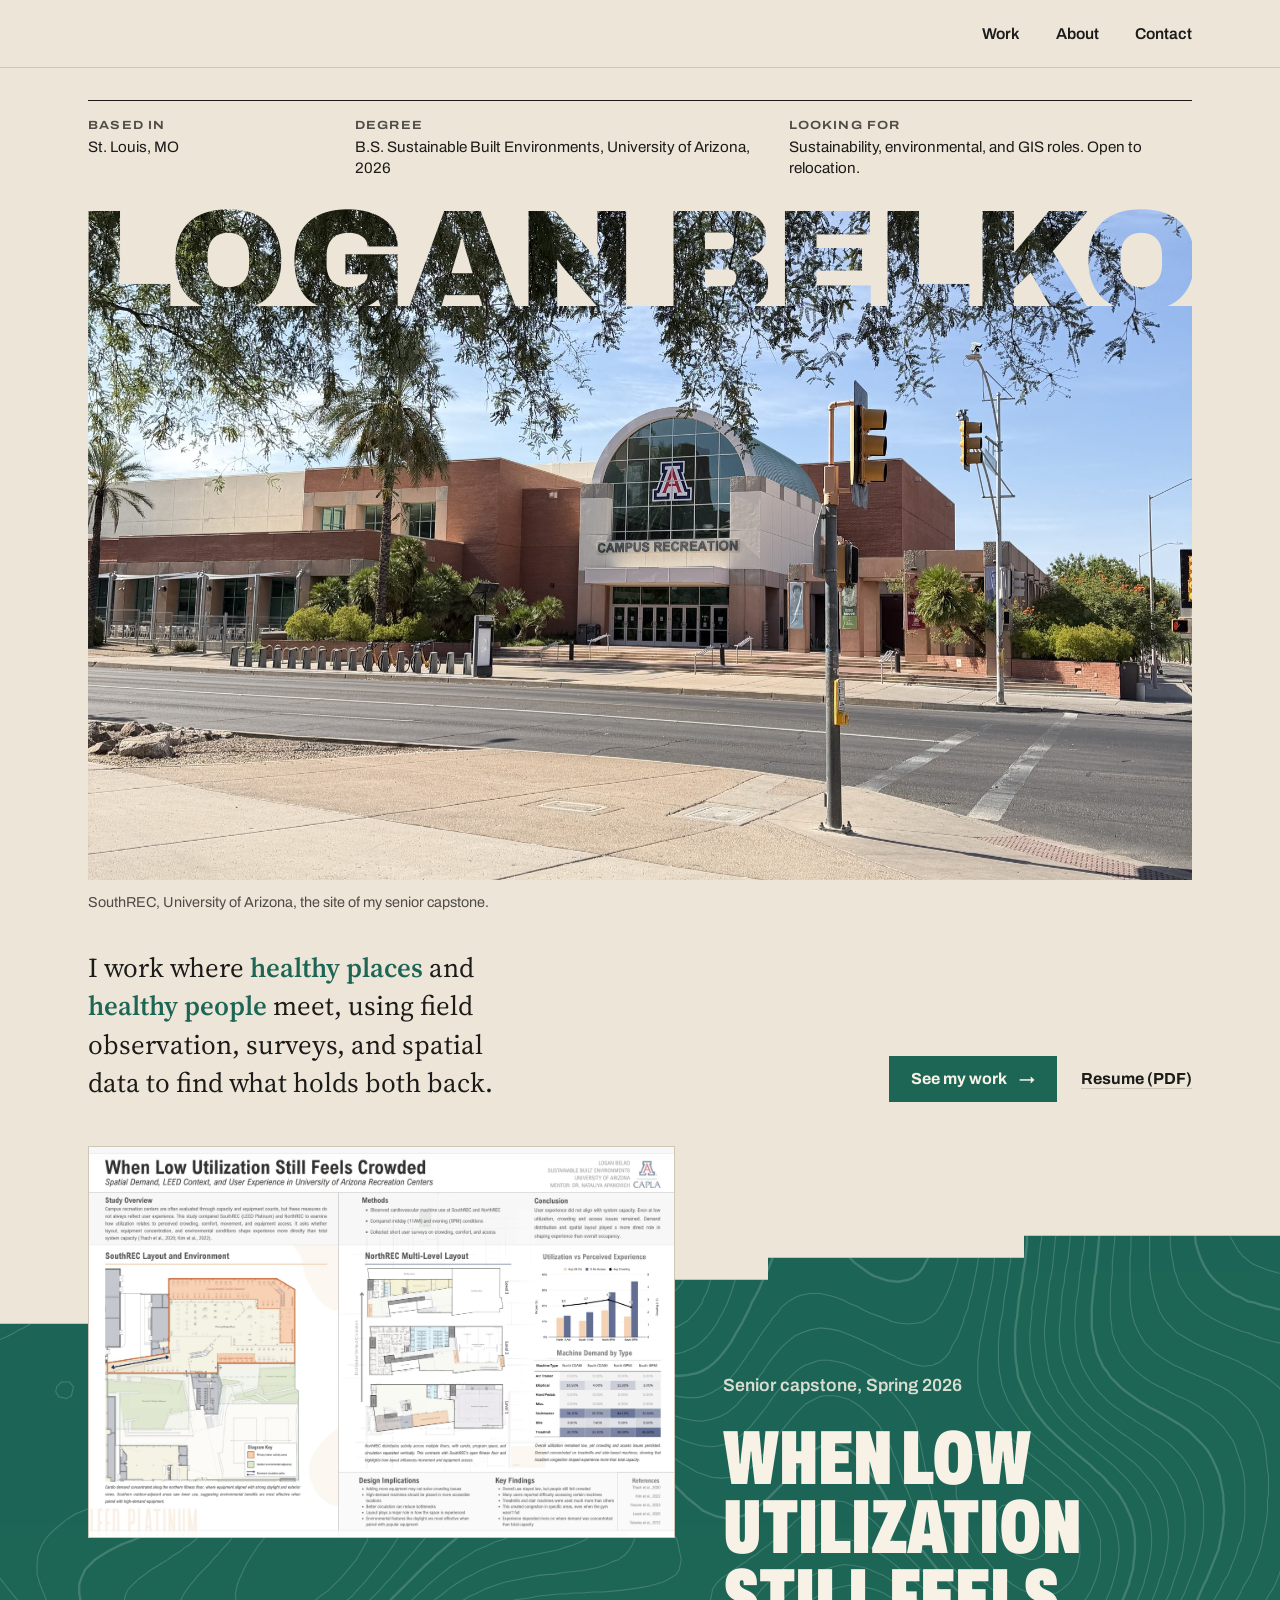
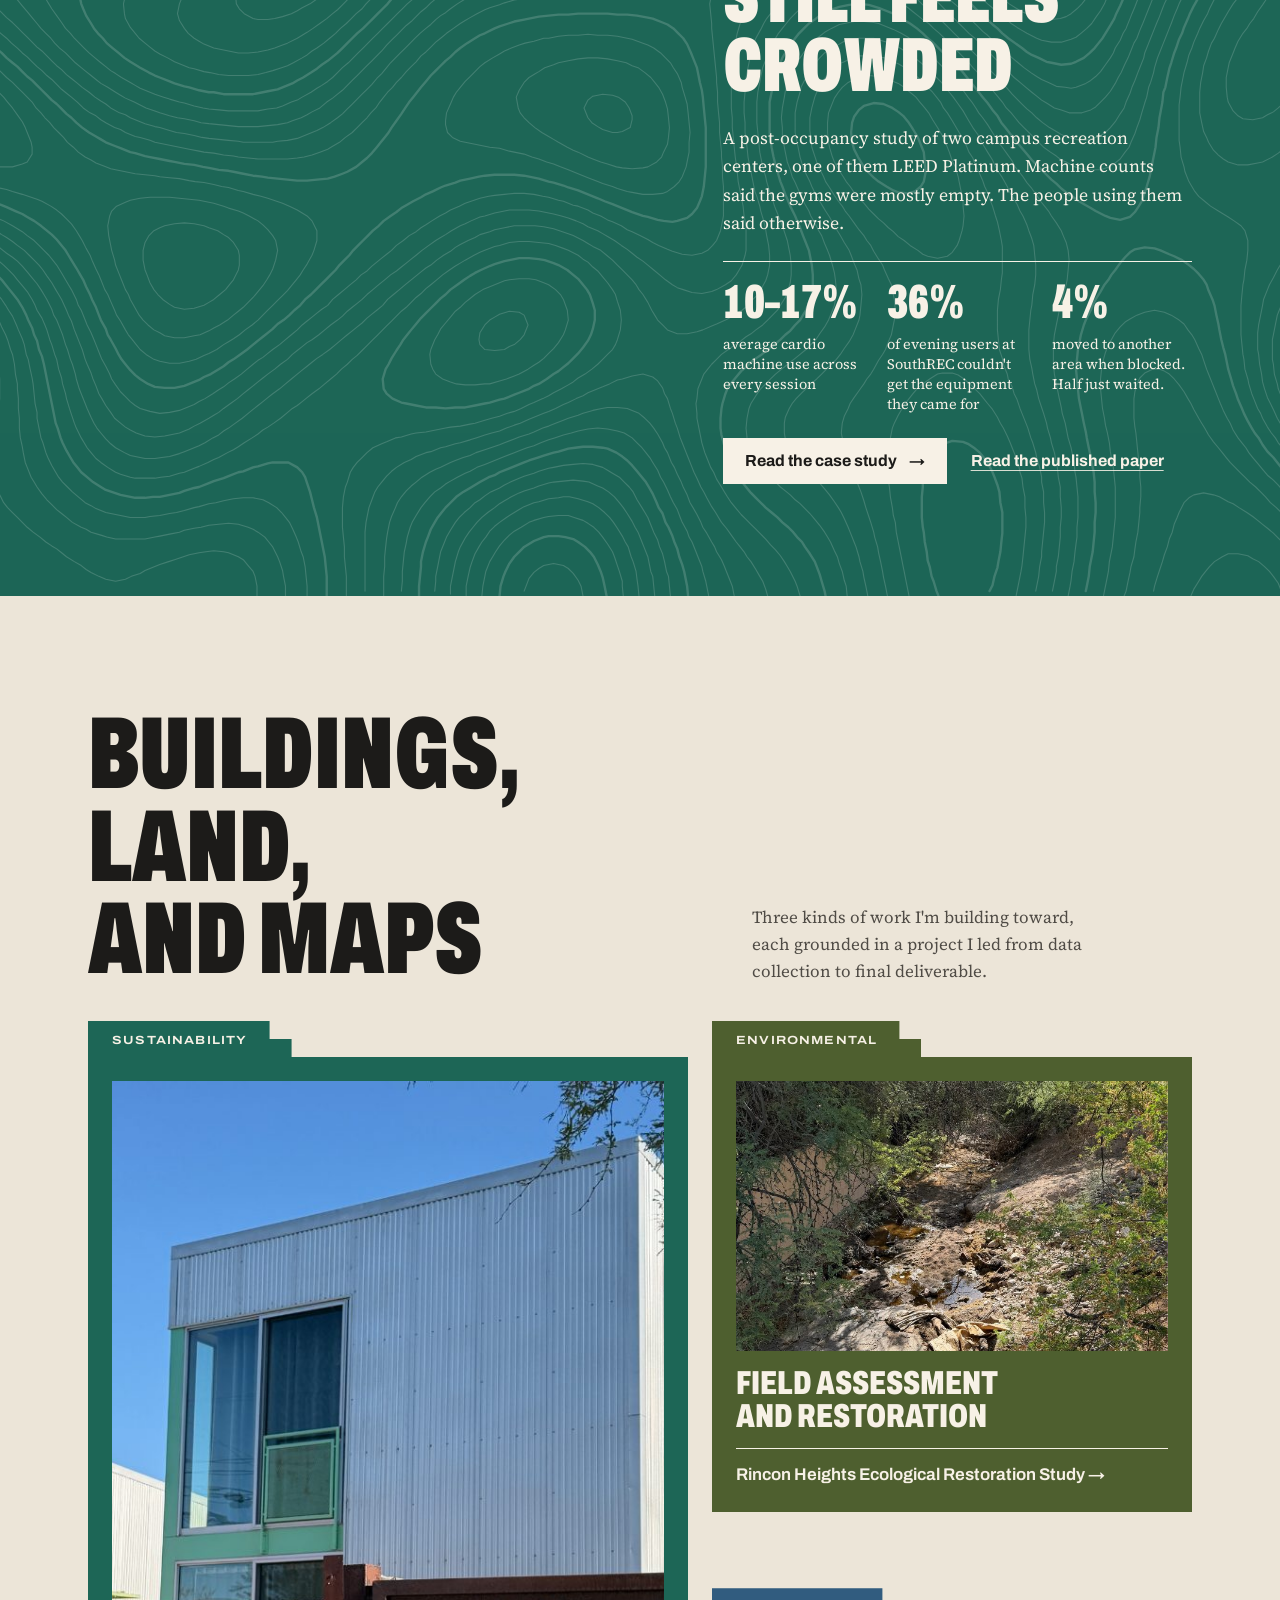
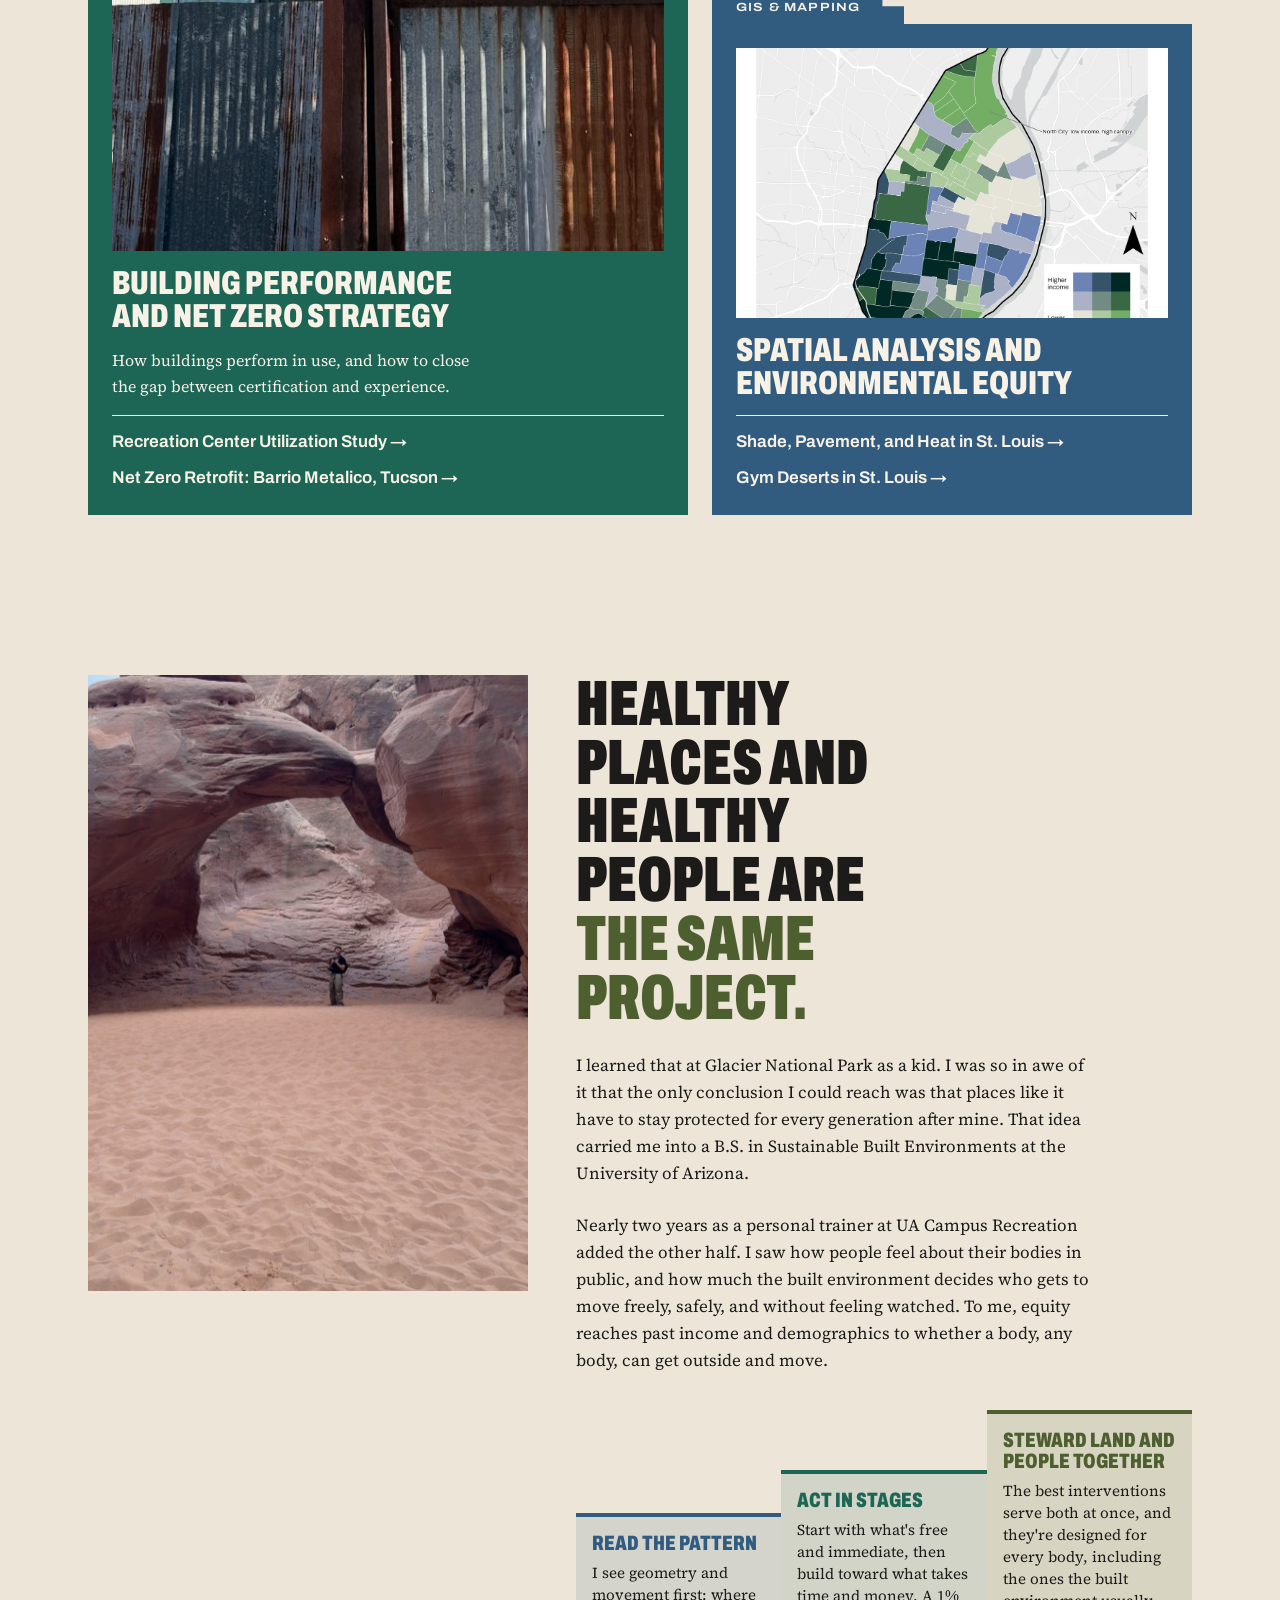
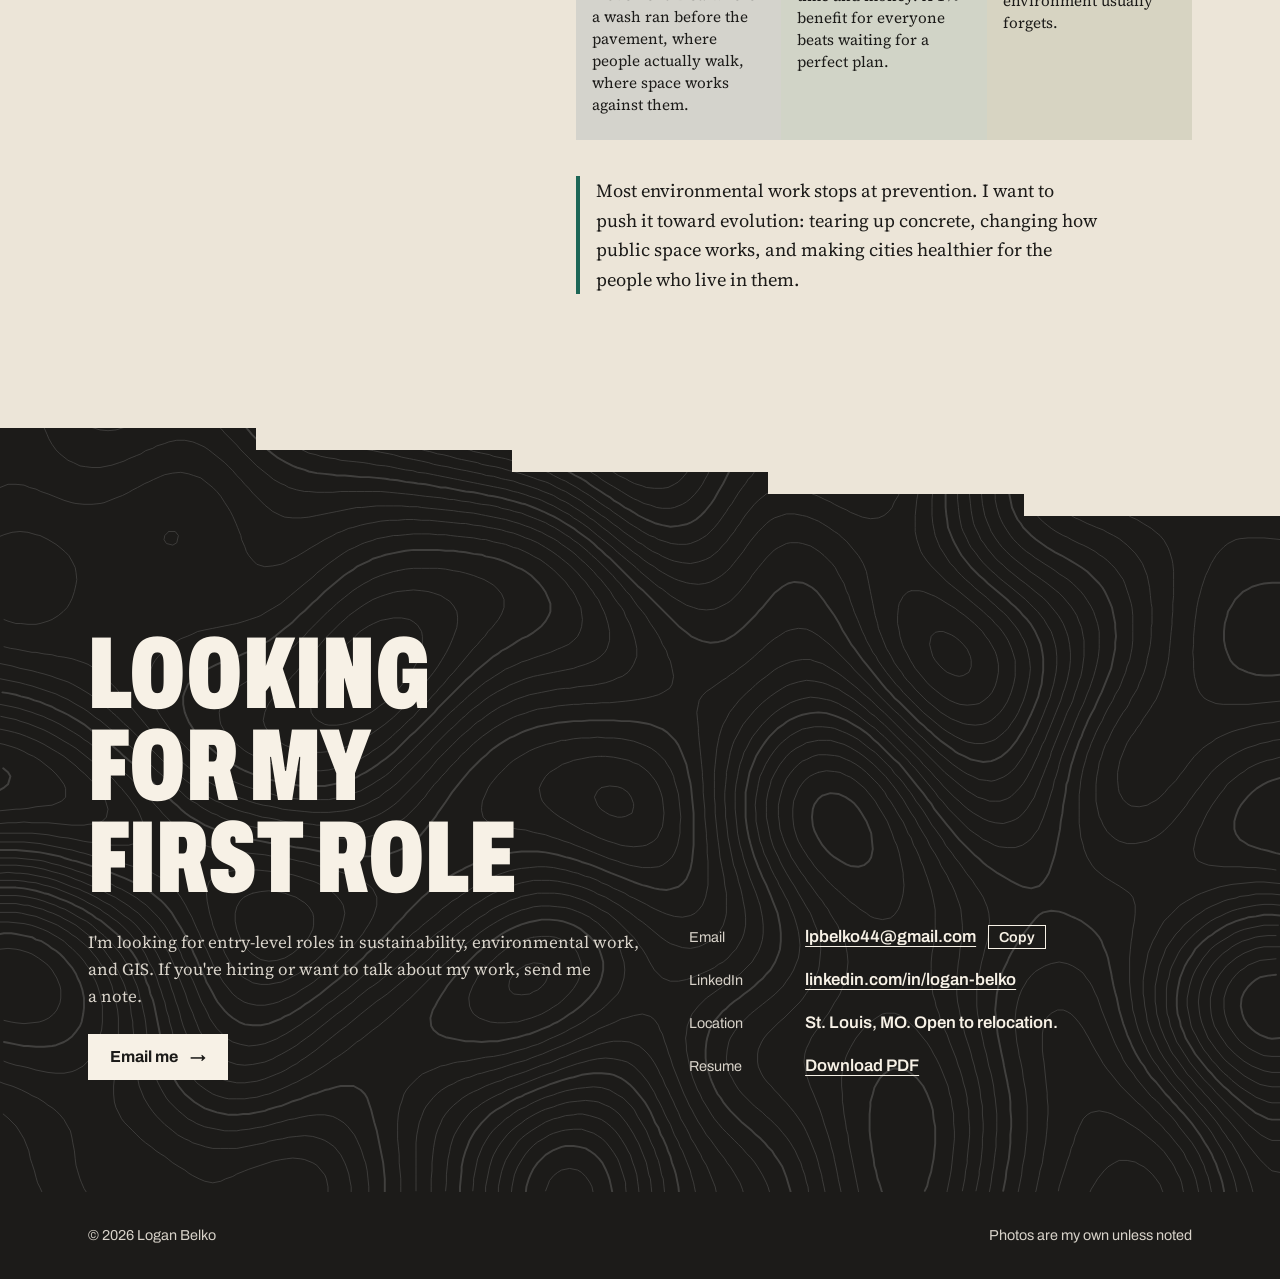
<file: index.html>
<!doctype html>
<html lang="en">
<head>
<meta charset="utf-8">
<meta name="viewport" content="width=device-width, initial-scale=1, viewport-fit=cover">
<title>Logan Belko</title>
<meta name="description" content="Logan Belko: sustainability, environmental, and GIS work grounded in field observation and real-world data.">
  <meta property="og:type" content="website">
  <meta property="og:site_name" content="Logan Belko">
  <meta property="og:title" content="Logan Belko · Sustainability, environmental, and GIS portfolio">
  <meta property="og:description" content="Logan Belko: sustainability, environmental, and GIS work grounded in field observation and real-world data.">
  <meta property="og:url" content="https://loganbelko.github.io/Logan-Belko-Portfolio/">
  <meta property="og:image" content="https://loganbelko.github.io/Logan-Belko-Portfolio/assets/img/og/index.jpg">
  <meta property="og:image:width" content="1200">
  <meta property="og:image:height" content="630">
  <meta property="og:image:alt" content="Logan Belko · Sustainability, environmental, and GIS portfolio">
  <meta name="twitter:card" content="summary_large_image">
<link rel="preconnect" href="https://fonts.googleapis.com">
<link rel="preconnect" href="https://fonts.gstatic.com" crossorigin>
<link rel="stylesheet" href="https://fonts.googleapis.com/css2?family=Archivo:wdth,wght@62..125,400..900&family=Source+Serif+4:ital,opsz,wght@0,8..60,400..600;1,8..60,400&display=swap">
<link rel="stylesheet" href="assets/site.css?v=12">
</head>
<body>

<nav class="nav at-top" aria-label="Main">
  <div class="wrap">
    <a class="name" href="#top">Logan Belko</a>
    <ul>
      <li><a href="work.html">Work</a></li>
      <li><a href="#about">About</a></li>
      <li><a href="#contact">Contact</a></li>
    </ul>
  </div>
</nav>

<main id="top">
  <header class="hero">
    <div class="wrap">
      <dl class="tblock">
        <div><dt>Based in</dt><dd>St. Louis, MO</dd></div>
        <div><dt>Degree</dt><dd>B.S. Sustainable Built Environments, University of Arizona, 2026</dd></div>
        <div><dt>Looking for</dt><dd>Sustainability, environmental, and GIS roles. Open to relocation.</dd></div>
      </dl>

      <figure class="stage">
        <h1 class="vh">Logan Belko</h1>
        <svg class="hero-svg" viewBox="0 0 1318 808" role="img" aria-label="Logan Belko, with the letters cut out of a photo of SouthREC at the University of Arizona">
          <defs>
            <pattern id="hero-photo" patternUnits="userSpaceOnUse" x="0" y="0" width="1318" height="808">
              <image href="assets/img/southrec-hero.jpg" x="0" y="0" width="1318" height="808" preserveAspectRatio="xMidYMid slice"></image>
            </pattern>
          </defs>
          <rect x="0" y="0" width="1318" height="808" fill="url(#hero-photo)"></rect>
          <rect class="paper" x="-2" y="-2" width="1322" height="117" shape-rendering="crispEdges"></rect>
          <text x="-3" y="119" font-size="178" textLength="1330" lengthAdjust="spacingAndGlyphs" fill="url(#hero-photo)">LOGAN BELKO</text>
        </svg>
        <figcaption>SouthREC, University of Arizona, the site of my senior capstone.</figcaption>
      </figure>

      <div class="hero-foot">
        <p class="lede">I work where <b>healthy places</b> and <b>healthy people</b> meet, using field observation, surveys, and spatial data to find what holds both back.</p>
        <div class="actions">
          <a class="btn" href="work.html">See my work <span class="arr" aria-hidden="true">→</span></a>
          <a class="btn ghost" href="assets/docs/belko-resume.pdf" target="_blank" rel="noopener">Resume (PDF)</a>
        </div>
      </div>
    </div>
  </header>

  <section class="feat field pine" id="work" aria-labelledby="feat-h">
    <div class="wrap">
      <figure>
        <a href="capstone.html"><img src="assets/img/capstone-poster.jpg" width="2800" height="1867" alt="Capstone research poster titled When Low Utilization Still Feels Crowded, with annotated floor plans of SouthREC and NorthREC and a utilization chart."></a>
      </figure>
      <div class="copy">
        <p class="eyebrow">Senior capstone, Spring 2026</p>
        <h2 id="feat-h">When low utilization still feels crowded</h2>
        <p>A post-occupancy study of two campus recreation centers, one of them LEED Platinum. Machine counts said the gyms were mostly empty. The people using them said otherwise.</p>
        <div class="stats">
          <div class="stat"><b>10–17%</b><span>average cardio machine use across every session</span></div>
          <div class="stat"><b>36%</b><span>of evening users at SouthREC couldn't get the equipment they came for</span></div>
          <div class="stat"><b>4%</b><span>moved to another area when blocked. Half just waited.</span></div>
        </div>
        <div class="actions"><a class="btn" href="capstone.html">Read the case study <span class="arr" aria-hidden="true">→</span></a><a class="btn ghost" href="https://repository.arizona.edu/items/dd9e763f-9bd4-4ec1-b362-192975fb0008" target="_blank" rel="noopener">Read the published paper</a></div>
      </div>
    </div>
  </section>

  <section class="areas" aria-labelledby="areas-h">
    <div class="wrap">
      <div class="head">
        <h2 id="areas-h" class="mega">Buildings, land, and maps</h2>
        <p>Three kinds of work I'm building toward, each grounded in a project I led from data collection to final deliverable.</p>
      </div>
      <div class="plots">
        <article class="plot sust pine">
          <div class="tab lbl">Sustainability</div>
          <div class="img"><img src="assets/img/barrio-metalico.jpg" width="799" height="816" alt="Corrugated metal facade of a Barrio Metalico housing unit in Tucson, behind a rusted metal fence."></div>
          <h3>Building performance and Net Zero strategy</h3>
          <p class="desc">How buildings perform in use, and how to close the gap between certification and experience.</p>
          <ul>
            <li><a href="capstone.html">Recreation Center Utilization Study</a></li>
            <li><a href="barrio.html">Net Zero Retrofit: Barrio Metalico, Tucson</a></li>
          </ul>
        </article>
        <article class="plot env moss">
          <div class="tab lbl">Environmental</div>
          <div class="img"><img src="assets/img/rincon-wash.jpg" width="720" height="864" alt="Dry urban wash in Tucson lined with mesquite and dense brush."></div>
          <h3>Field assessment and restoration</h3>
          <ul>
            <li><a href="rincon.html">Rincon Heights Ecological Restoration Study</a></li>
          </ul>
        </article>
        <article class="plot gis harbor">
          <div class="tab lbl">GIS &amp; Mapping</div>
          <div class="img"><img src="assets/img/stl-map-bivariate.jpg" width="1200" height="1553" style="object-position: center 55%" alt="Bivariate map of income and tree canopy across St. Louis census tracts."></div>
          <h3>Spatial analysis and environmental equity</h3>
          <ul>
            <li><a href="stl-gis.html">Shade, Pavement, and Heat in St. Louis</a></li>
            <li><a href="gym-desert.html">Gym Deserts in St. Louis</a></li>
          </ul>
        </article>
      </div>
    </div>
  </section>

  <section class="about" id="about" aria-labelledby="about-h">
    <div class="wrap grid">
      <figure>
        <img src="assets/img/logan-arches.jpg" width="900" height="1581" alt="Logan Belko standing beneath a red sandstone arch on a sandy trail.">
      </figure>
      <div class="copy">
        <h2 id="about-h">Healthy places and healthy people are <em>the same project.</em></h2>
        <p>I learned that at Glacier National Park as a kid. I was so in awe of it that the only conclusion I could reach was that places like it have to stay protected for every generation after mine. That idea carried me into a B.S. in Sustainable Built Environments at the University of Arizona.</p>
        <p>Nearly two years as a personal trainer at UA Campus Recreation added the other half. I saw how people feel about their bodies in public, and how much the built environment decides who gets to move freely, safely, and without feeling watched. To me, equity reaches past income and demographics to whether a body, any body, can get outside and move.</p>
        <div class="stair" aria-label="How I work">
          <div class="st"><b>Read the pattern</b><span>I see geometry and movement first: where a wash ran before the pavement, where people actually walk, where space works against them.</span></div>
          <div class="st"><b>Act in stages</b><span>Start with what's free and immediate, then build toward what takes time and money. A 1% benefit for everyone beats waiting for a perfect plan.</span></div>
          <div class="st"><b>Steward land and people together</b><span>The best interventions serve both at once, and they're designed for every body, including the ones the built environment usually forgets.</span></div>
        </div>
        <p class="closer">Most environmental work stops at prevention. I want to push it toward evolution: tearing up concrete, changing how public space works, and making cities healthier for the people who live in them.</p>
      </div>
    </div>
  </section>

  <section class="contact field ink down" id="contact" aria-labelledby="contact-h">
    <div class="wrap">
      <div class="intro">
        <h2 id="contact-h" class="mega">Looking for my first role</h2>
        <p>I'm looking for entry-level roles in sustainability, environmental work, and GIS. If you're hiring or want to talk about my work, send me a note.</p>
        <div class="actions"><a class="btn" href="mailto:lpbelko44@gmail.com">Email me <span class="arr" aria-hidden="true">→</span></a></div>
      </div>
      <dl>
        <div><dt>Email</dt><dd><a href="mailto:lpbelko44@gmail.com" id="email">lpbelko44@gmail.com</a><button class="copy-btn" type="button" id="copy-email" data-copy="lpbelko44@gmail.com">Copy</button></dd></div>
        <div><dt>LinkedIn</dt><dd><a href="https://www.linkedin.com/in/logan-belko" target="_blank" rel="noopener">linkedin.com/in/logan-belko</a></dd></div>
        <div><dt>Location</dt><dd>St. Louis, MO. Open to relocation.</dd></div>
        <div><dt>Resume</dt><dd><a href="assets/docs/belko-resume.pdf" target="_blank" rel="noopener">Download PDF</a></dd></div>
      </dl>
    </div>
  </section>
</main>

<footer><div class="wrap"><span>© 2026 Logan Belko</span><span>Photos are my own unless noted</span></div></footer>

<script>
document.querySelectorAll('.copy-btn').forEach(function (b) {
  b.addEventListener('click', function () {
    var t = b.getAttribute('data-copy');
    var done = function () { b.textContent = 'Copied'; setTimeout(function () { b.textContent = 'Copy'; }, 1600); };
    function selectText() { var r = document.createRange(); r.selectNodeContents(document.getElementById('email')); var s = getSelection(); s.removeAllRanges(); s.addRange(r); }
    try { navigator.clipboard.writeText(t).then(done, selectText); } catch (e) { selectText(); }
  });
});
(function () {
  var nav = document.querySelector('.nav'), stage = document.querySelector('.stage');
  if (!('IntersectionObserver' in window)) { nav.classList.remove('at-top'); return; }
  new IntersectionObserver(function (e) { nav.classList.toggle('at-top', e[0].isIntersecting); }, { rootMargin: '-60px 0px 0px 0px' }).observe(stage);
})();
(function () {
  var svg = document.querySelector('.hero-svg');
  if (!svg || !document.fonts) return;
  var t = svg.querySelector('text'), paper = svg.querySelector('.paper'), W = 1318;
  function fit() {
    var ctx = document.createElement('canvas').getContext('2d');
    ctx.font = '900 100px Archivo';
    var m = ctx.measureText(t.textContent);
    if (!m.actualBoundingBoxAscent) return;
    var left = -m.actualBoundingBoxLeft, right = m.actualBoundingBoxRight, asc = m.actualBoundingBoxAscent;
    var k = W / (right - left);
    t.removeAttribute('textLength'); t.removeAttribute('lengthAdjust');
    t.setAttribute('font-size', (100 * k).toFixed(3));
    t.setAttribute('x', (-left * k).toFixed(3));
    var base = asc * k + 6; // a little paper above the letters so round tops aren't clipped by the frame edge
    t.setAttribute('y', base.toFixed(3));
    paper.setAttribute('height', (base - 1.5).toFixed(3)); // paper ends just above the baseline, so letters sink into the photo with no seam
  }
  document.fonts.load('900 100px Archivo').then(fit, fit);
  window.addEventListener('load', fit);
})();
</script>
</body>
</html>
</file>
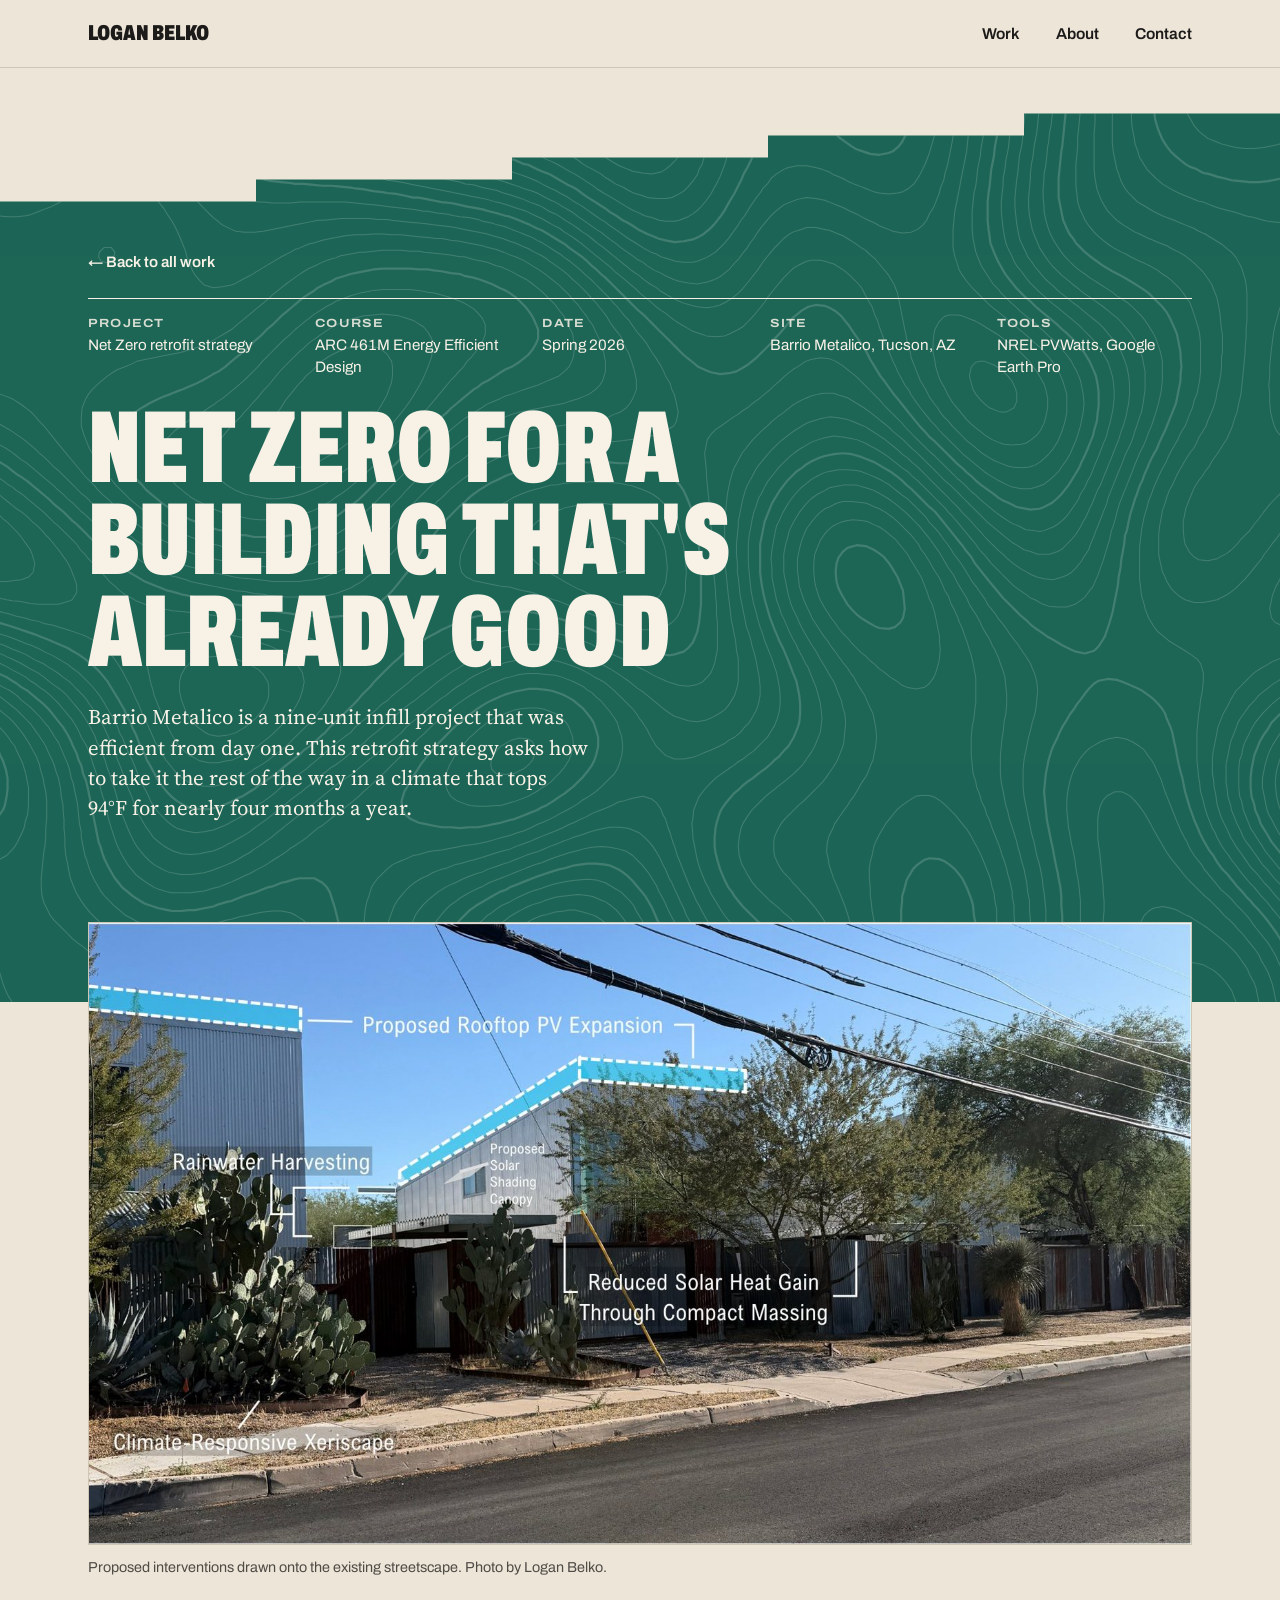
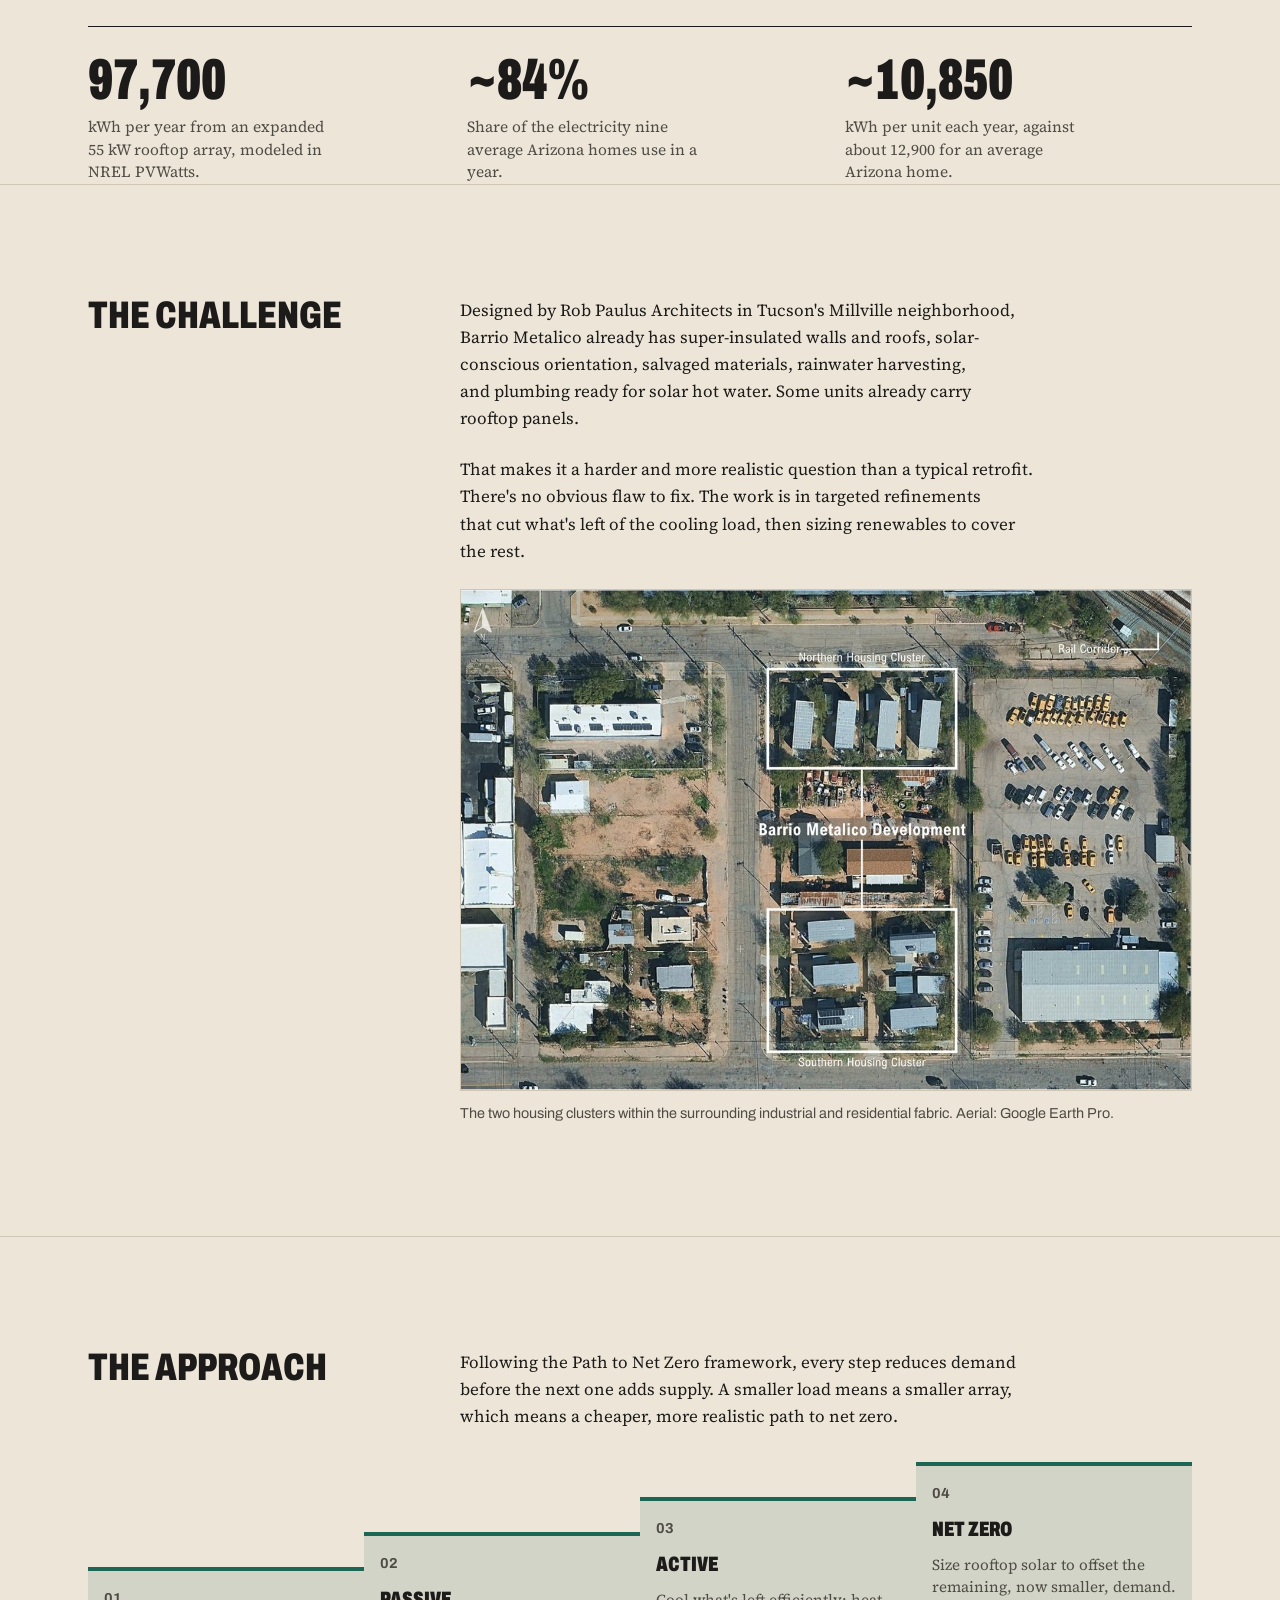
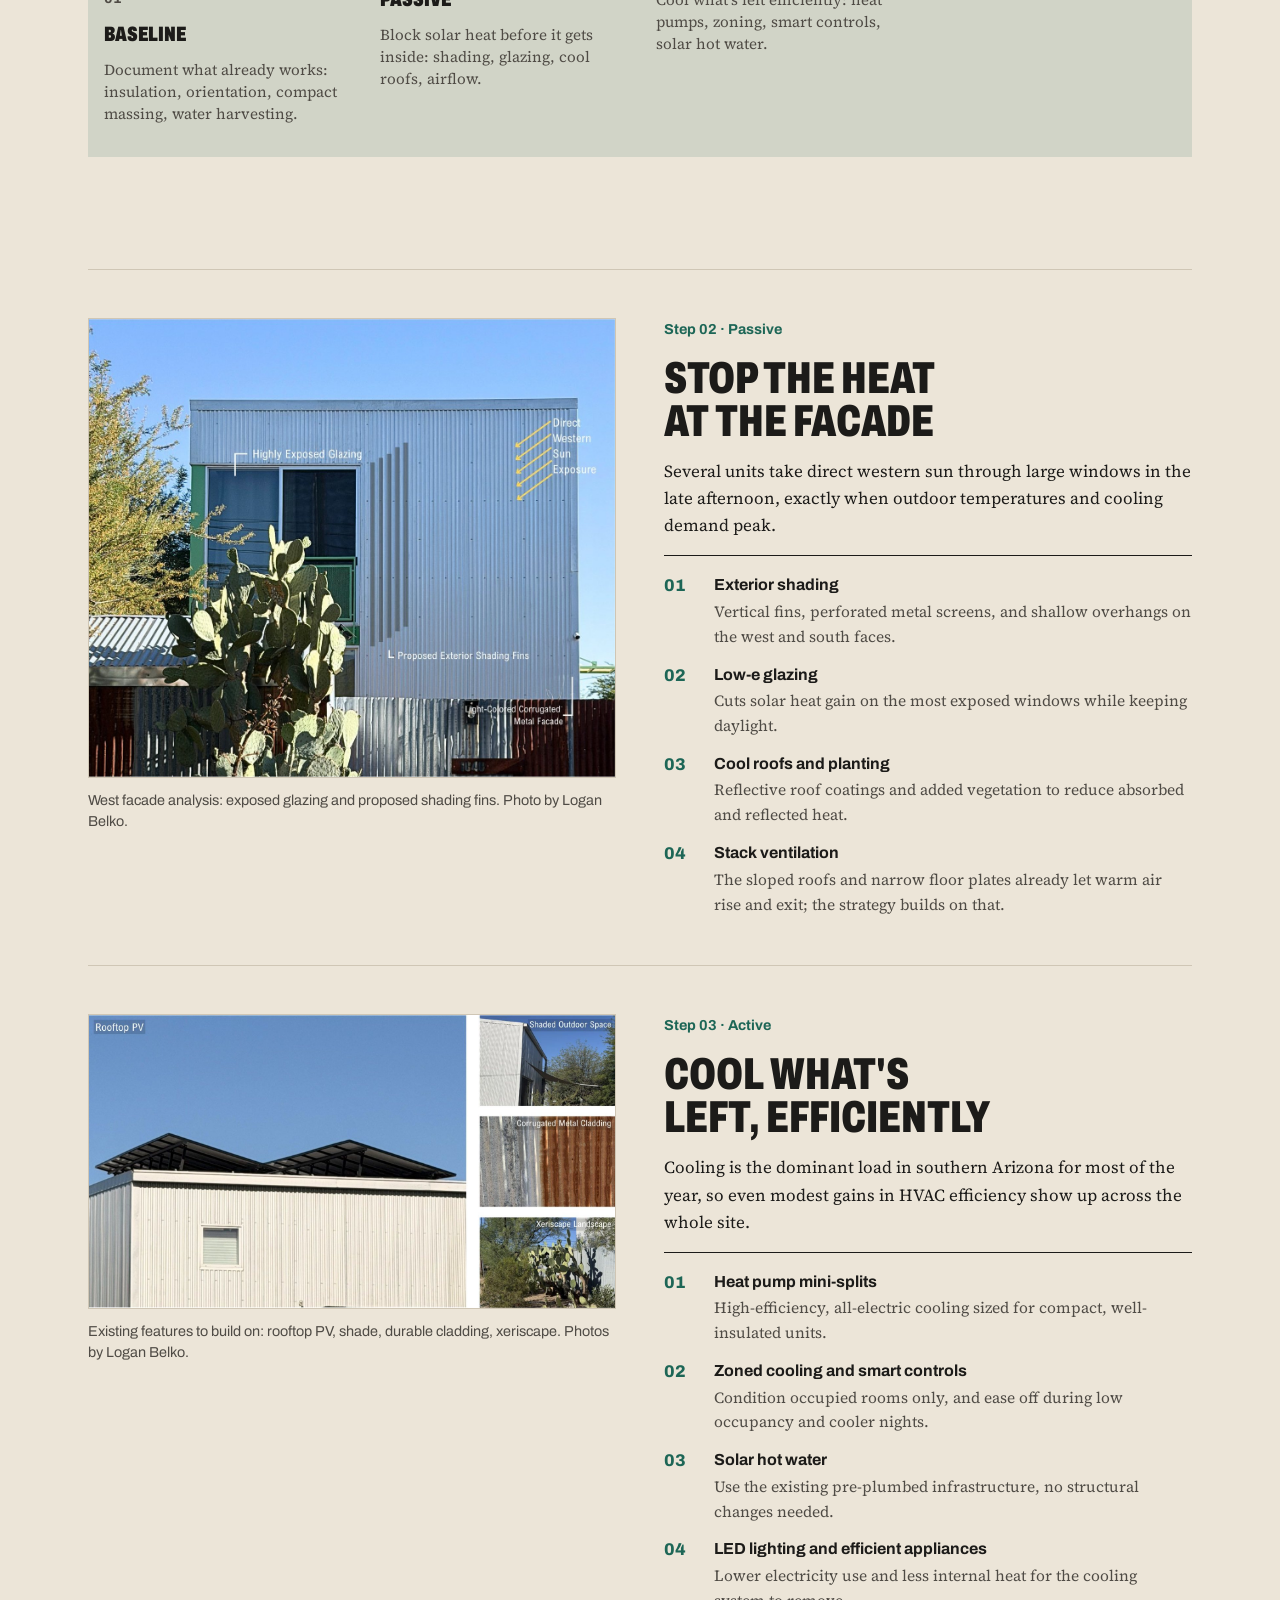
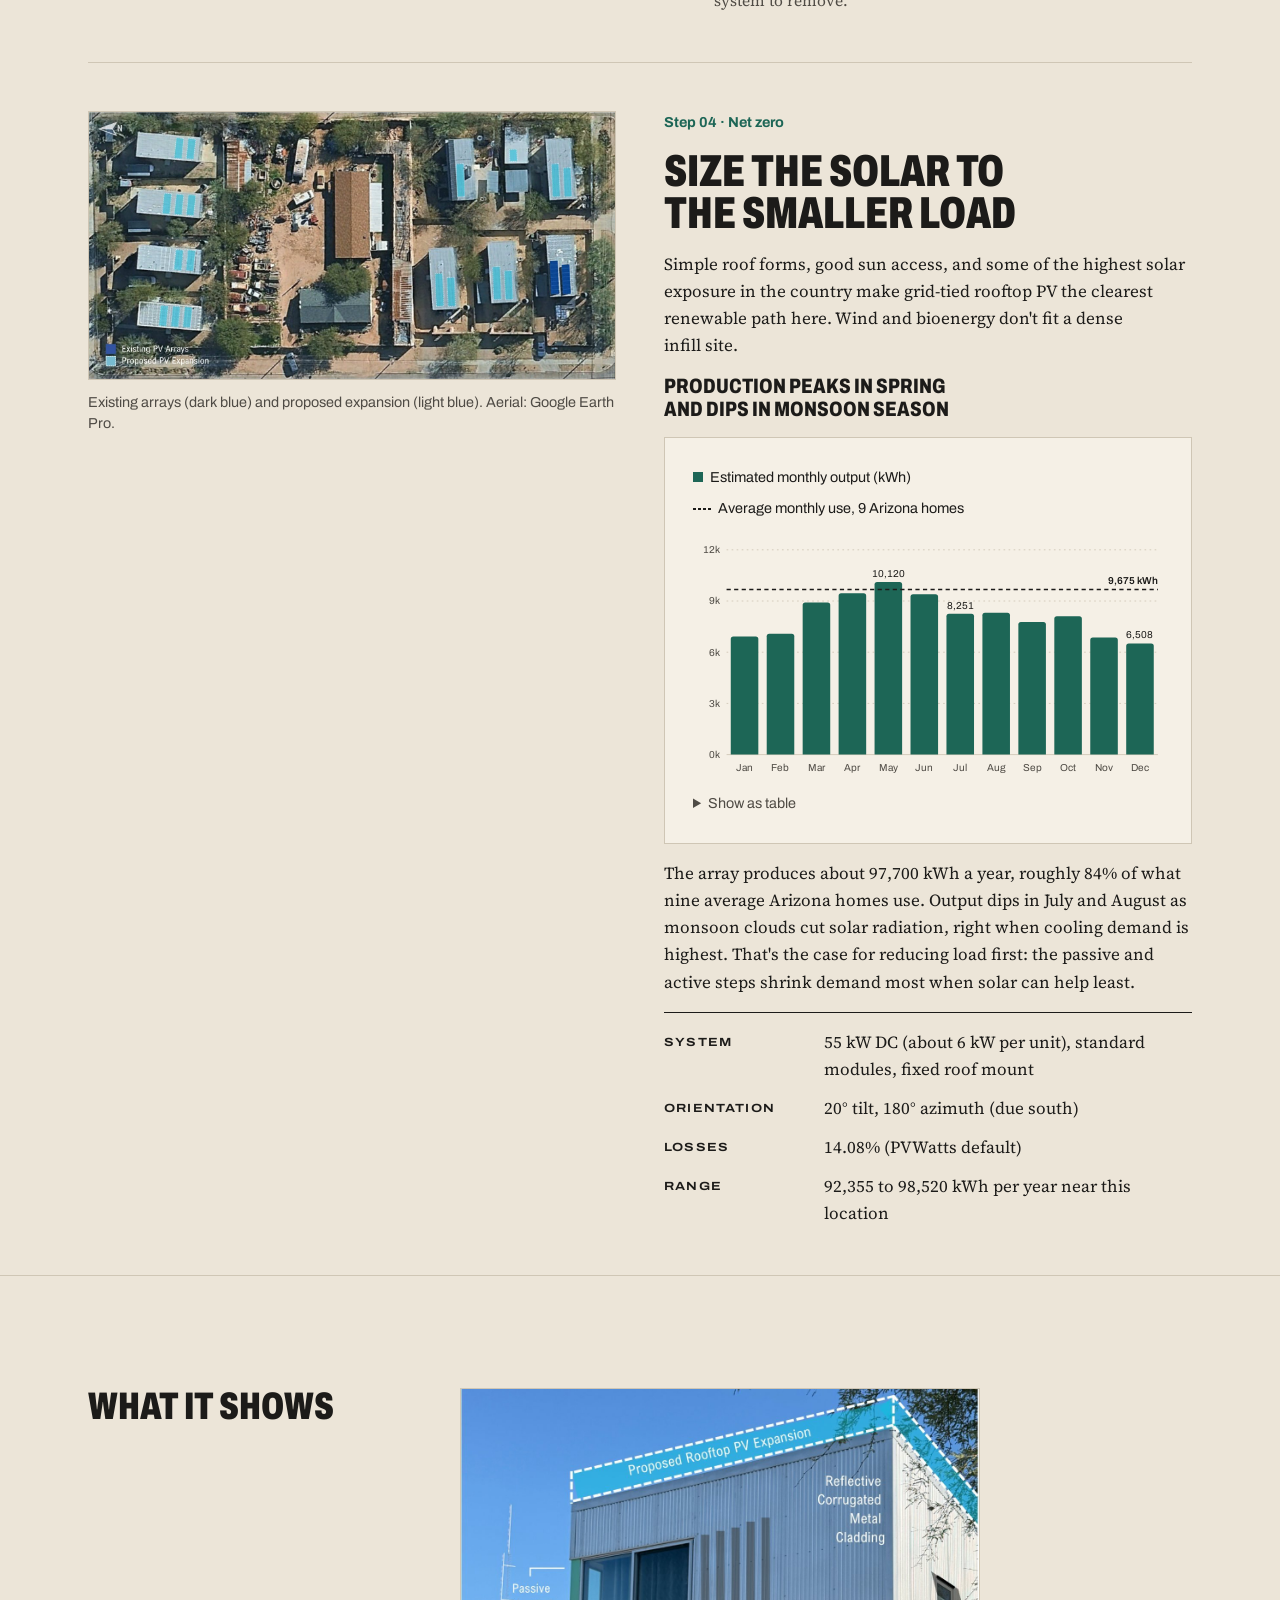
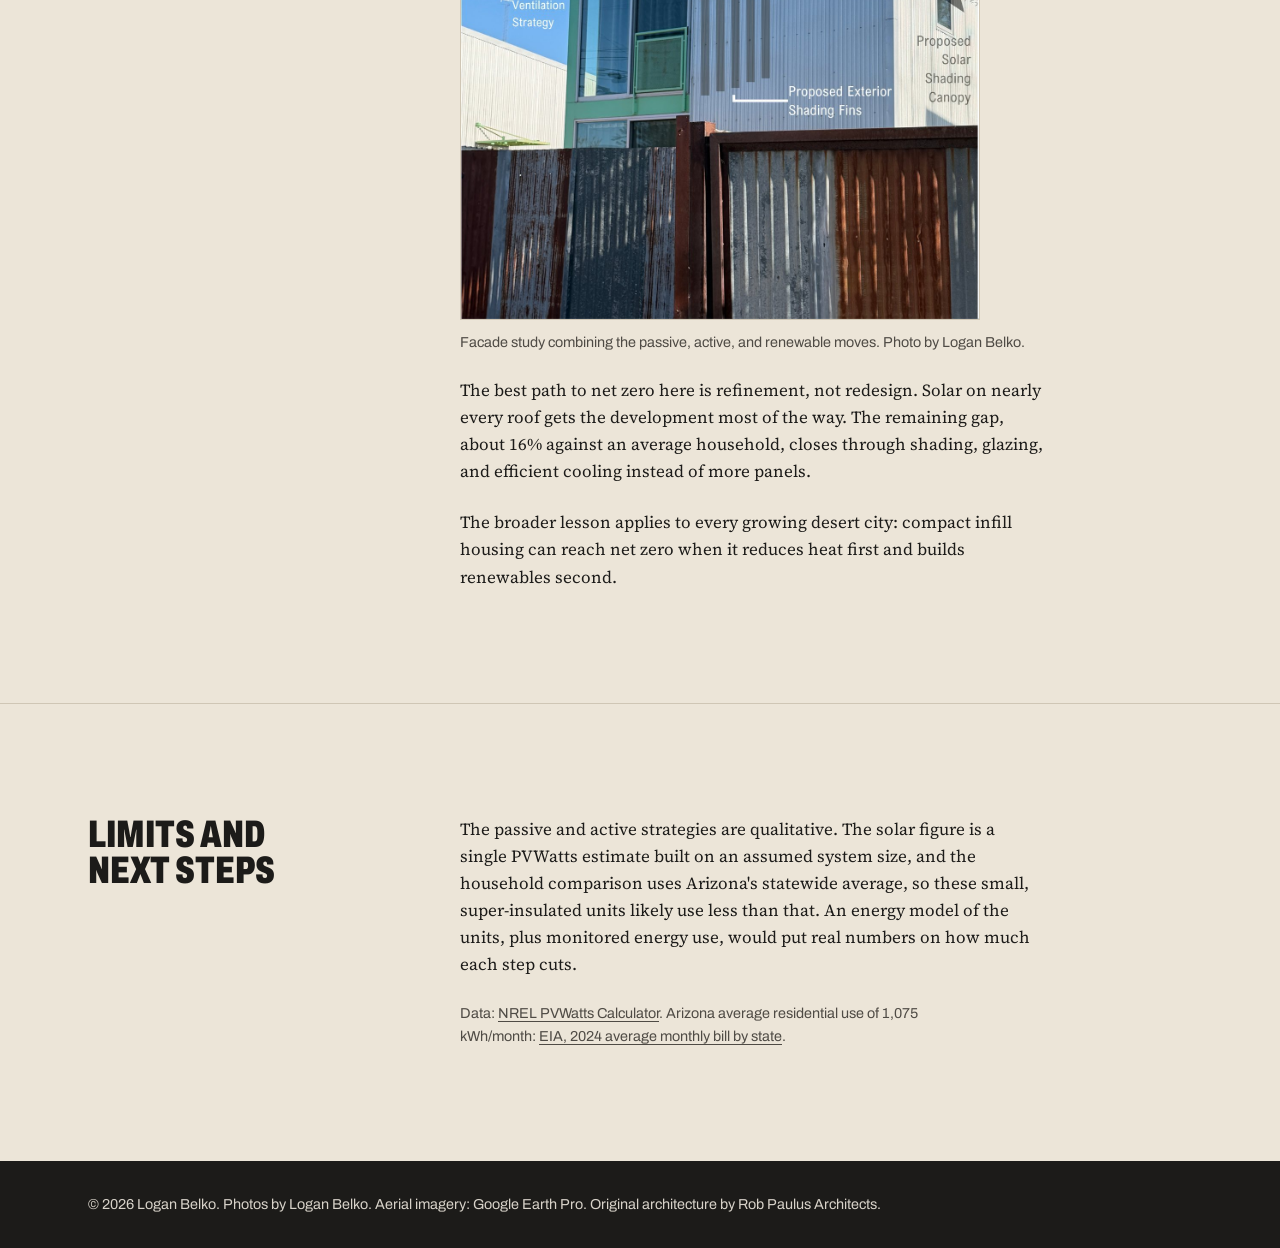
<file: barrio.html>
<!doctype html>
<html lang="en">
<head>
<meta charset="utf-8">
<meta name="viewport" content="width=device-width, initial-scale=1, viewport-fit=cover">
<title>Net Zero Retrofit: Barrio Metalico | Logan Belko</title>
<meta name="description" content="A load-reduction-first Net Zero retrofit strategy for Barrio Metalico, a nine-unit infill housing development in Tucson, by Logan Belko.">
  <meta property="og:type" content="website">
  <meta property="og:site_name" content="Logan Belko">
  <meta property="og:title" content="Net Zero Retrofit: Barrio Metalico · Logan Belko">
  <meta property="og:description" content="A load-reduction-first Net Zero retrofit strategy for Barrio Metalico, a nine-unit infill housing development in Tucson, by Logan Belko.">
  <meta property="og:url" content="https://loganbelko.github.io/Logan-Belko-Portfolio/barrio.html">
  <meta property="og:image" content="https://loganbelko.github.io/Logan-Belko-Portfolio/assets/img/og/barrio.jpg">
  <meta property="og:image:width" content="1200">
  <meta property="og:image:height" content="630">
  <meta property="og:image:alt" content="Net Zero Retrofit: Barrio Metalico · Logan Belko">
  <meta name="twitter:card" content="summary_large_image">
<link rel="preconnect" href="https://fonts.googleapis.com">
<link rel="preconnect" href="https://fonts.gstatic.com" crossorigin>
<link rel="stylesheet" href="https://fonts.googleapis.com/css2?family=Archivo:wdth,wght@62..125,400..900&family=Source+Serif+4:ital,opsz,wght@0,8..60,400..600;1,8..60,400&display=swap">
<link rel="stylesheet" href="assets/site.css?v=12">
</head>
<body>

<nav class="nav" aria-label="Main">
  <div class="wrap">
    <a class="name" href="index.html">Logan Belko</a>
    <ul>
      <li><a href="work.html">Work</a></li>
      <li><a href="index.html#about">About</a></li>
      <li><a href="index.html#contact">Contact</a></li>
    </ul>
  </div>
</nav>

<main>
  <header class="p-hero field pine">
    <div class="wrap">
      <a class="back" href="work.html">Back to all work</a>
      <dl class="tblock">
        <div><dt>Project</dt><dd>Net Zero retrofit strategy</dd></div>
        <div><dt>Course</dt><dd>ARC 461M Energy Efficient Design</dd></div>
        <div><dt>Date</dt><dd>Spring 2026</dd></div>
        <div><dt>Site</dt><dd>Barrio Metalico, Tucson, AZ</dd></div>
        <div><dt>Tools</dt><dd>NREL PVWatts, Google Earth Pro</dd></div>
      </dl>
      <h1>Net zero for a building that's already good</h1>
      <p class="sub">Barrio Metalico is a nine-unit infill project that was efficient from day one. This retrofit strategy asks how to take it the rest of the way in a climate that tops 94°F for nearly four months a year.</p>
    </div>
  </header>

  <div class="wrap">
    <figure class="poster">
      <img src="assets/img/barrio-streetscape.jpg" width="1600" height="901" alt="Annotated streetscape photo of Barrio Metalico marking proposed rooftop PV expansion, rainwater harvesting, a solar shading canopy, compact massing, and xeriscape landscaping.">
      <figcaption>Proposed interventions drawn onto the existing streetscape. Photo by Logan Belko.</figcaption>
    </figure>

    <div class="keyfigs">
      <div><b>97,700</b><span>kWh per year from an expanded 55 kW rooftop array, modeled in NREL PVWatts.</span></div>
      <div><b>~84%</b><span>Share of the electricity nine average Arizona homes use in a year.</span></div>
      <div><b>~10,850</b><span>kWh per unit each year, against about 12,900 for an average Arizona home.</span></div>
    </div>
  </div>

  <section class="p-section" aria-labelledby="ch-h">
    <div class="wrap split">
      <h2 id="ch-h">The challenge</h2>
      <div class="content">
        <p>Designed by Rob Paulus Architects in Tucson's Millville neighborhood, Barrio Metalico already has super-insulated walls and roofs, solar-conscious orientation, salvaged materials, rainwater harvesting, and plumbing ready for solar hot water. Some units already carry rooftop panels.</p>
        <p>That makes it a harder and more realistic question than a typical retrofit. There's no obvious flaw to fix. The work is in targeted refinements that cut what's left of the cooling load, then sizing renewables to cover the rest.</p>
        <figure class="fig">
          <img src="assets/img/barrio-site-aerial.jpg" width="1237" height="847" alt="Aerial view of the Barrio Metalico development's two housing clusters within the Millville neighborhood.">
          <figcaption>The two housing clusters within the surrounding industrial and residential fabric. Aerial: Google Earth Pro.</figcaption>
        </figure>
      </div>
    </div>
  </section>

  <section class="p-section" aria-labelledby="ap-h">
    <div class="wrap flow">
      <div class="split">
        <h2 id="ap-h">The approach</h2>
        <div class="content">
          <p>Following the Path to Net Zero framework, every step reduces demand before the next one adds supply. A smaller load means a smaller array, which means a cheaper, more realistic path to net zero.</p>
        </div>
      </div>
      <ol class="seq">
        <li class="on"><b>Baseline</b><span>Document what already works: insulation, orientation, compact massing, water harvesting.</span></li>
        <li class="on"><b>Passive</b><span>Block solar heat before it gets inside: shading, glazing, cool roofs, airflow.</span></li>
        <li class="on"><b>Active</b><span>Cool what's left efficiently: heat pumps, zoning, smart controls, solar hot water.</span></li>
        <li class="on"><b>Net zero</b><span>Size rooftop solar to offset the remaining, now smaller, demand.</span></li>
      </ol>
    </div>
  </section>

  <div class="wrap">
    <section class="layer lay-pine" aria-labelledby="ps-h">
      <div class="figs">
        <figure>
          <img src="assets/img/barrio-west-facade.jpg" width="1237" height="1077" alt="West facade of a Barrio Metalico unit with arrows showing direct afternoon sun on exposed glazing and proposed vertical shading fins.">
          <figcaption>West facade analysis: exposed glazing and proposed shading fins. Photo by Logan Belko.</figcaption>
        </figure>
      </div>
      <div class="n">
        <span class="idx">Step 02 · Passive</span>
        <h2 id="ps-h">Stop the heat at the facade</h2>
        <p>Several units take direct western sun through large windows in the late afternoon, exactly when outdoor temperatures and cooling demand peak.</p>
        <ol class="steps" style="--c: var(--pine)">
          <li><b>Exterior shading</b><span>Vertical fins, perforated metal screens, and shallow overhangs on the west and south faces.</span></li>
          <li><b>Low-e glazing</b><span>Cuts solar heat gain on the most exposed windows while keeping daylight.</span></li>
          <li><b>Cool roofs and planting</b><span>Reflective roof coatings and added vegetation to reduce absorbed and reflected heat.</span></li>
          <li><b>Stack ventilation</b><span>The sloped roofs and narrow floor plates already let warm air rise and exit; the strategy builds on that.</span></li>
        </ol>
      </div>
    </section>

    <section class="layer lay-pine" aria-labelledby="ac-h">
      <div class="figs">
        <figure>
          <img src="assets/img/barrio-features.jpg" width="1600" height="890" alt="Existing rooftop solar panels on a Barrio Metalico unit, with detail photos of a shaded outdoor space, corrugated metal cladding, and xeriscape landscaping.">
          <figcaption>Existing features to build on: rooftop PV, shade, durable cladding, xeriscape. Photos by Logan Belko.</figcaption>
        </figure>
      </div>
      <div class="n">
        <span class="idx">Step 03 · Active</span>
        <h2 id="ac-h">Cool what's left, efficiently</h2>
        <p>Cooling is the dominant load in southern Arizona for most of the year, so even modest gains in HVAC efficiency show up across the whole site.</p>
        <ol class="steps" style="--c: var(--pine)">
          <li><b>Heat pump mini-splits</b><span>High-efficiency, all-electric cooling sized for compact, well-insulated units.</span></li>
          <li><b>Zoned cooling and smart controls</b><span>Condition occupied rooms only, and ease off during low occupancy and cooler nights.</span></li>
          <li><b>Solar hot water</b><span>Use the existing pre-plumbed infrastructure, no structural changes needed.</span></li>
          <li><b>LED lighting and efficient appliances</b><span>Lower electricity use and less internal heat for the cooling system to remove.</span></li>
        </ol>
      </div>
    </section>

    <section class="layer lay-pine" aria-labelledby="nz-h">
      <div class="figs">
        <figure>
          <img src="assets/img/barrio-pv-aerial.jpg" width="1600" height="813" alt="Aerial of Barrio Metalico with existing PV arrays in dark blue and proposed PV expansion areas in light blue on nearly every roof.">
          <figcaption>Existing arrays (dark blue) and proposed expansion (light blue). Aerial: Google Earth Pro.</figcaption>
        </figure>
      </div>
      <div class="n">
        <span class="idx">Step 04 · Net zero</span>
        <h2 id="nz-h">Size the solar to the smaller load</h2>
        <p>Simple roof forms, good sun access, and some of the highest solar exposure in the country make grid-tied rooftop PV the clearest renewable path here. Wind and bioenergy don't fit a dense infill site.</p>
        <div class="finding">
          <h3>Production peaks in spring and dips in monsoon season</h3>
          <div class="chart-card">
            <div class="legend" aria-hidden="true">
              <span><i style="background: var(--pine); border-radius: 0"></i>Estimated monthly output (kWh)</span>
              <span><i style="background: transparent; border: 1.5px dashed var(--ink); border-radius: 0; height: 0; width: 18px; vertical-align: middle"></i>Average monthly use, 9 Arizona homes</span>
            </div>
            <div class="chart-wrap" id="pvchart" role="img" aria-label="Bar chart of estimated monthly PV output from 6,508 kWh in December to a peak of 10,120 kWh in May, against an average monthly use of 9,675 kWh for nine Arizona homes."></div>
            <details>
              <summary>Show as table</summary>
              <div class="tbl-wrap">
                <table class="data"><thead><tr><th>Month</th><th class="num">Solar radiation (kWh/m²/day)</th><th class="num">AC output (kWh)</th></tr></thead><tbody id="pvtable"></tbody></table>
              </div>
            </details>
          </div>
          <p>The array produces about 97,700 kWh a year, roughly 84% of what nine average Arizona homes use. Output dips in July and August as monsoon clouds cut solar radiation, right when cooling demand is highest. That's the case for reducing load first: the passive and active steps shrink demand most when solar can help least.</p>
          <dl class="spec">
            <div><dt>System</dt><dd>55 kW DC (about 6 kW per unit), standard modules, fixed roof mount</dd></div>
            <div><dt>Orientation</dt><dd>20° tilt, 180° azimuth (due south)</dd></div>
            <div><dt>Losses</dt><dd>14.08% (PVWatts default)</dd></div>
            <div><dt>Range</dt><dd>92,355 to 98,520 kWh per year near this location</dd></div>
          </dl>
        </div>
      </div>
    </section>
  </div>

  <section class="p-section" aria-labelledby="out-h">
    <div class="wrap split">
      <h2 id="out-h">What it shows</h2>
      <div class="content">
        <figure class="fig">
          <img src="assets/img/barrio-facade-study.jpg" width="1210" height="1237" style="width: min(100%, 520px)" alt="Annotated facade study marking proposed rooftop PV expansion, reflective corrugated metal cladding, a passive ventilation strategy, a solar shading canopy, and exterior shading fins.">
          <figcaption>Facade study combining the passive, active, and renewable moves. Photo by Logan Belko.</figcaption>
        </figure>
        <p>The best path to net zero here is refinement, not redesign. Solar on nearly every roof gets the development most of the way. The remaining gap, about 16% against an average household, closes through shading, glazing, and efficient cooling instead of more panels.</p>
        <p>The broader lesson applies to every growing desert city: compact infill housing can reach net zero when it reduces heat first and builds renewables second.</p>
      </div>
    </div>
  </section>

  <section class="p-section" aria-labelledby="lim-h">
    <div class="wrap split">
      <h2 id="lim-h">Limits and next steps</h2>
      <div class="content">
        <p>The passive and active strategies are qualitative. The solar figure is a single PVWatts estimate built on an assumed system size, and the household comparison uses Arizona's statewide average, so these small, super-insulated units likely use less than that. An energy model of the units, plus monitored energy use, would put real numbers on how much each step cuts.</p>
        <p class="src">Data: <a href="https://pvwatts.nrel.gov/" target="_blank" rel="noopener">NREL PVWatts Calculator</a>. Arizona average residential use of 1,075 kWh/month: <a href="https://www.eia.gov/electricity/sales_revenue_price/pdf/table_5A.pdf" target="_blank" rel="noopener">EIA, 2024 average monthly bill by state</a>.</p>
      </div>
    </div>
  </section>
</main>

<footer><div class="wrap"><span>© 2026 Logan Belko. Photos by Logan Belko. Aerial imagery: Google Earth Pro. Original architecture by Rob Paulus Architects.</span></div></footer>

<script>
(function () {
  var m = [['Jan',5.15,6919],['Feb',5.88,7077],['Mar',6.90,8916],['Apr',7.69,9462],['May',8.09,10120],['Jun',8.00,9392],['Jul',6.83,8251],['Aug',6.91,8309],['Sep',6.56,7776],['Oct',6.38,8110],['Nov',5.34,6858],['Dec',4.78,6508]];
  var ref = 9675; // 1,075 kWh/month x 9 homes
  var W = 560, H = 300, L = 40, R = 6, T = 26, B = 30, max = 12000;
  var bw = (W - L - R) / m.length;
  var y = function (v) { return T + (1 - v / max) * (H - T - B); };
  var s = '<svg viewBox="0 0 ' + W + ' ' + H + '" xmlns="http://www.w3.org/2000/svg">';
  for (var t = 0; t <= max; t += 3000) {
    s += '<line class="axis" x1="' + L + '" x2="' + (W - R) + '" y1="' + y(t) + '" y2="' + y(t) + '" stroke-dasharray="' + (t ? '2 4' : '0') + '"/>';
    s += '<text class="tick" x="' + (L - 8) + '" y="' + (y(t) + 4) + '" text-anchor="end">' + (t / 1000) + 'k</text>';
  }
  m.forEach(function (r, i) {
    var x = L + i * bw + 5, w = bw - 10, top = y(r[2]);
    s += '<g><title>' + r[0] + ': ' + r[2].toLocaleString() + ' kWh</title>';
    s += '<path class="bar" d="M' + x + ',' + y(0) + ' V' + (top + 3) + ' Q' + x + ',' + top + ' ' + (x + 3) + ',' + top + ' H' + (x + w - 3) + ' Q' + (x + w) + ',' + top + ' ' + (x + w) + ',' + (top + 3) + ' V' + y(0) + ' Z"/></g>';
    s += '<text class="tick" x="' + (x + w / 2) + '" y="' + (H - 10) + '" text-anchor="middle">' + r[0] + '</text>';
    if (r[0] === 'May' || r[0] === 'Dec' || r[0] === 'Jul') s += '<text class="val" x="' + (x + w / 2) + '" y="' + (top - 6) + '" text-anchor="middle">' + r[2].toLocaleString() + '</text>';
  });
  s += '<line class="ref" x1="' + L + '" x2="' + (W - R) + '" y1="' + y(ref) + '" y2="' + y(ref) + '"/>';
  s += '<text class="reflab" x="' + (W - R) + '" y="' + (y(ref) - 6) + '" text-anchor="end">9,675 kWh</text>';
  s += '</svg>';
  document.getElementById('pvchart').innerHTML = s;
  document.getElementById('pvtable').innerHTML = m.map(function (r) {
    return '<tr><td>' + r[0] + '</td><td class="num">' + r[1].toFixed(2) + '</td><td class="num">' + r[2].toLocaleString() + '</td></tr>';
  }).join('') + '<tr><td><b>Annual</b></td><td class="num">6.54</td><td class="num"><b>97,698</b></td></tr>';
})();
</script>
</body>
</html>
</file>
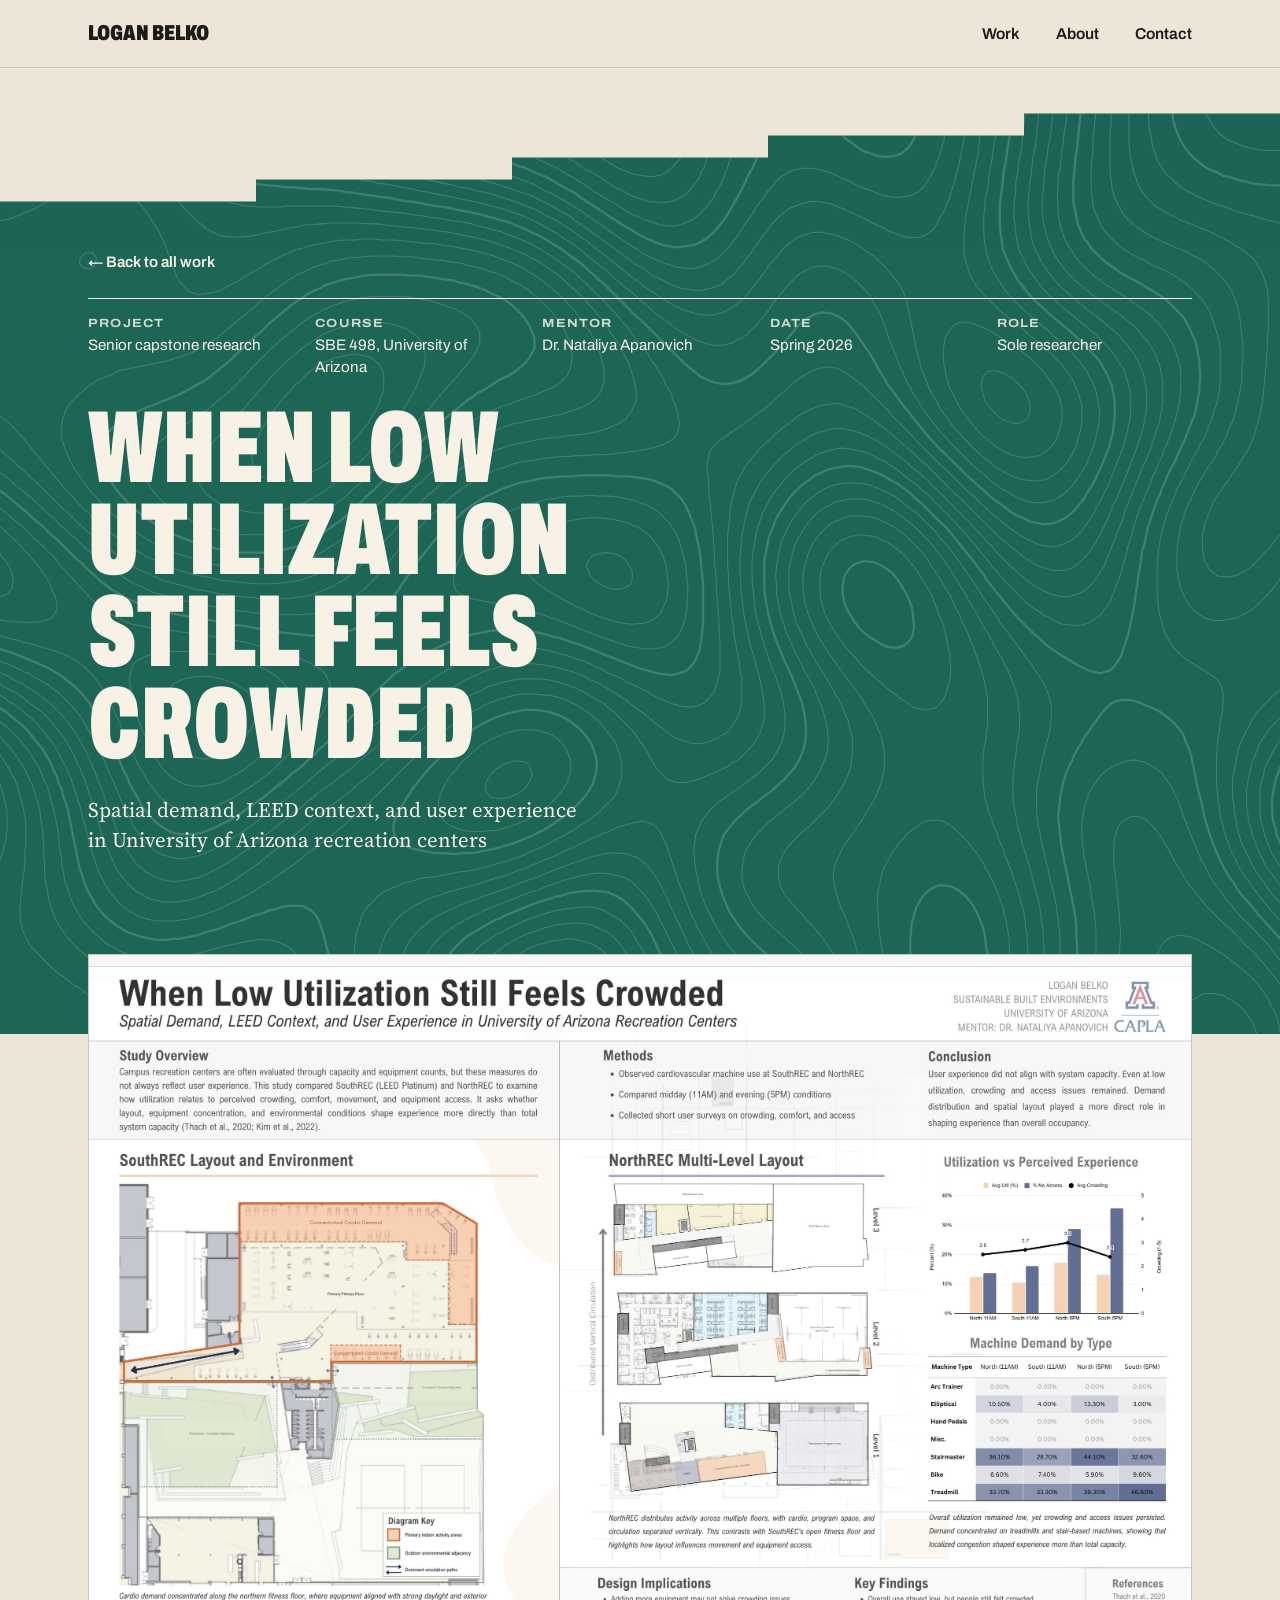
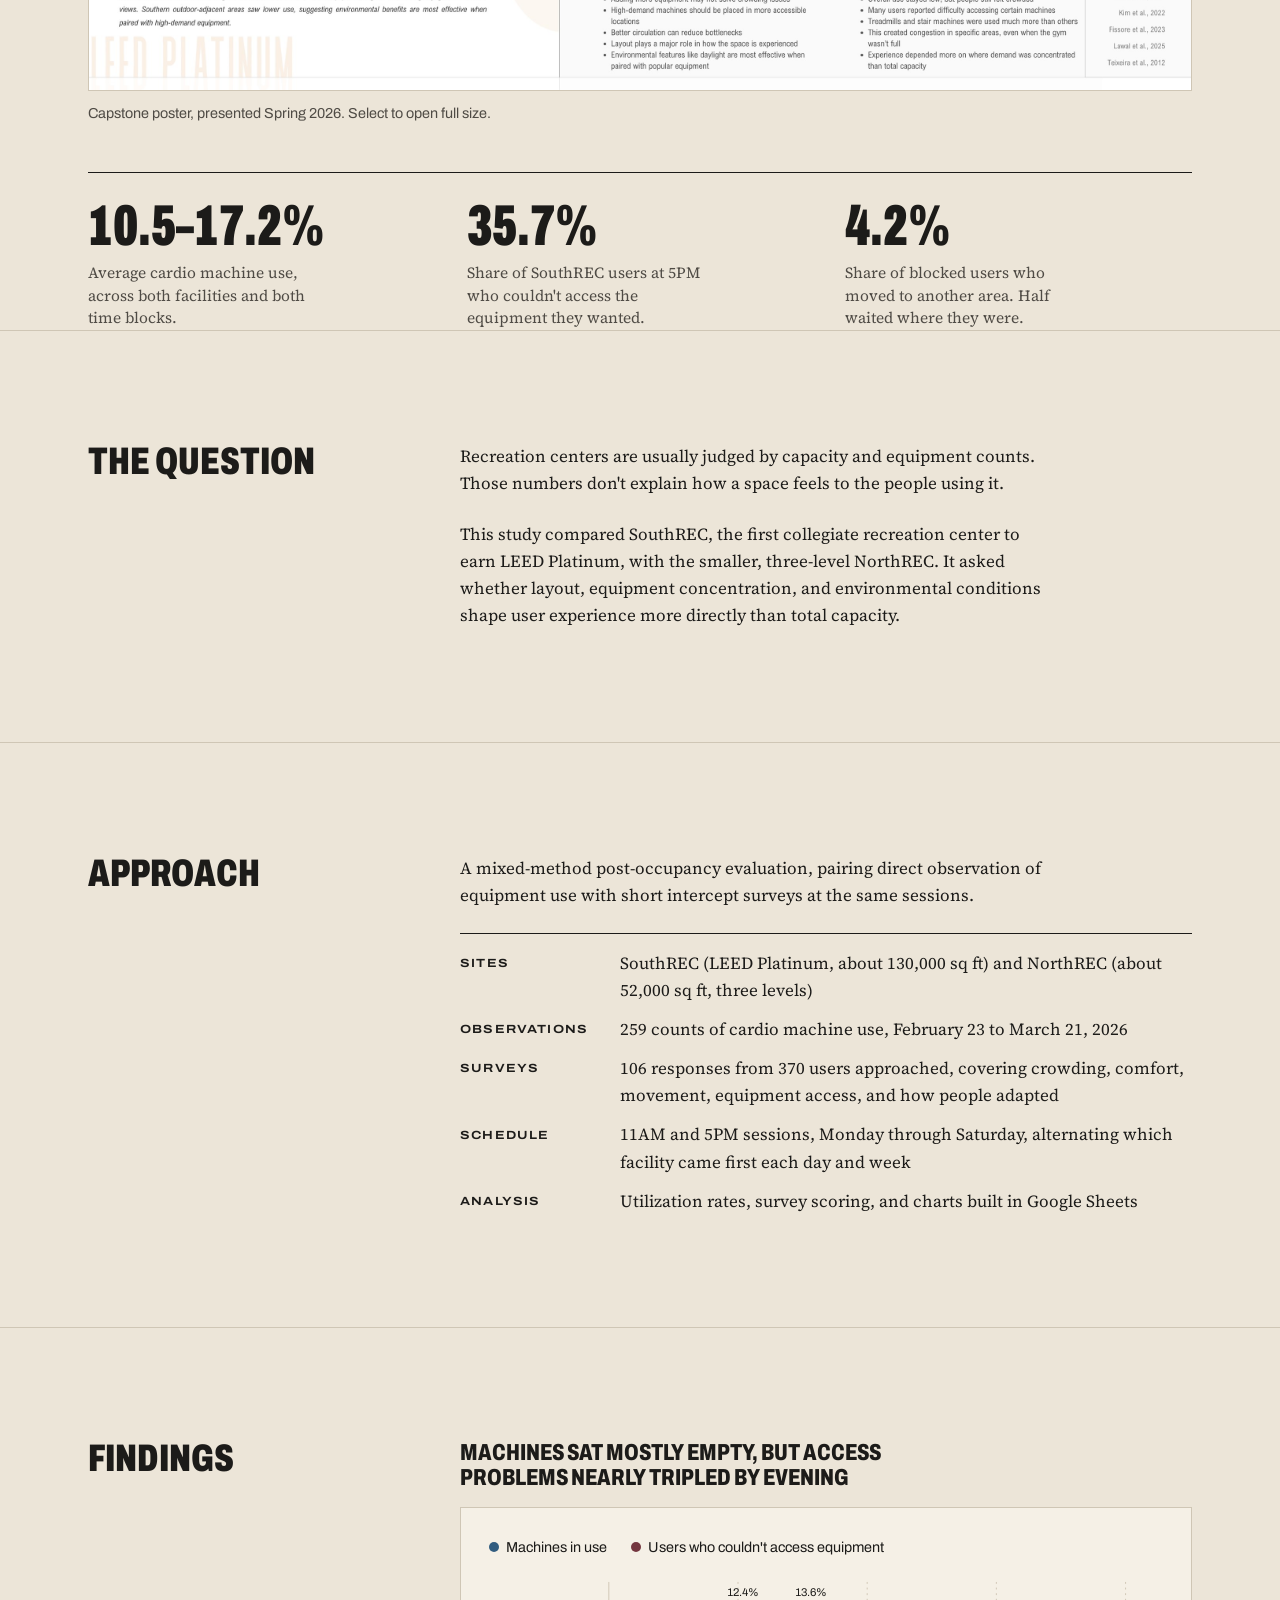
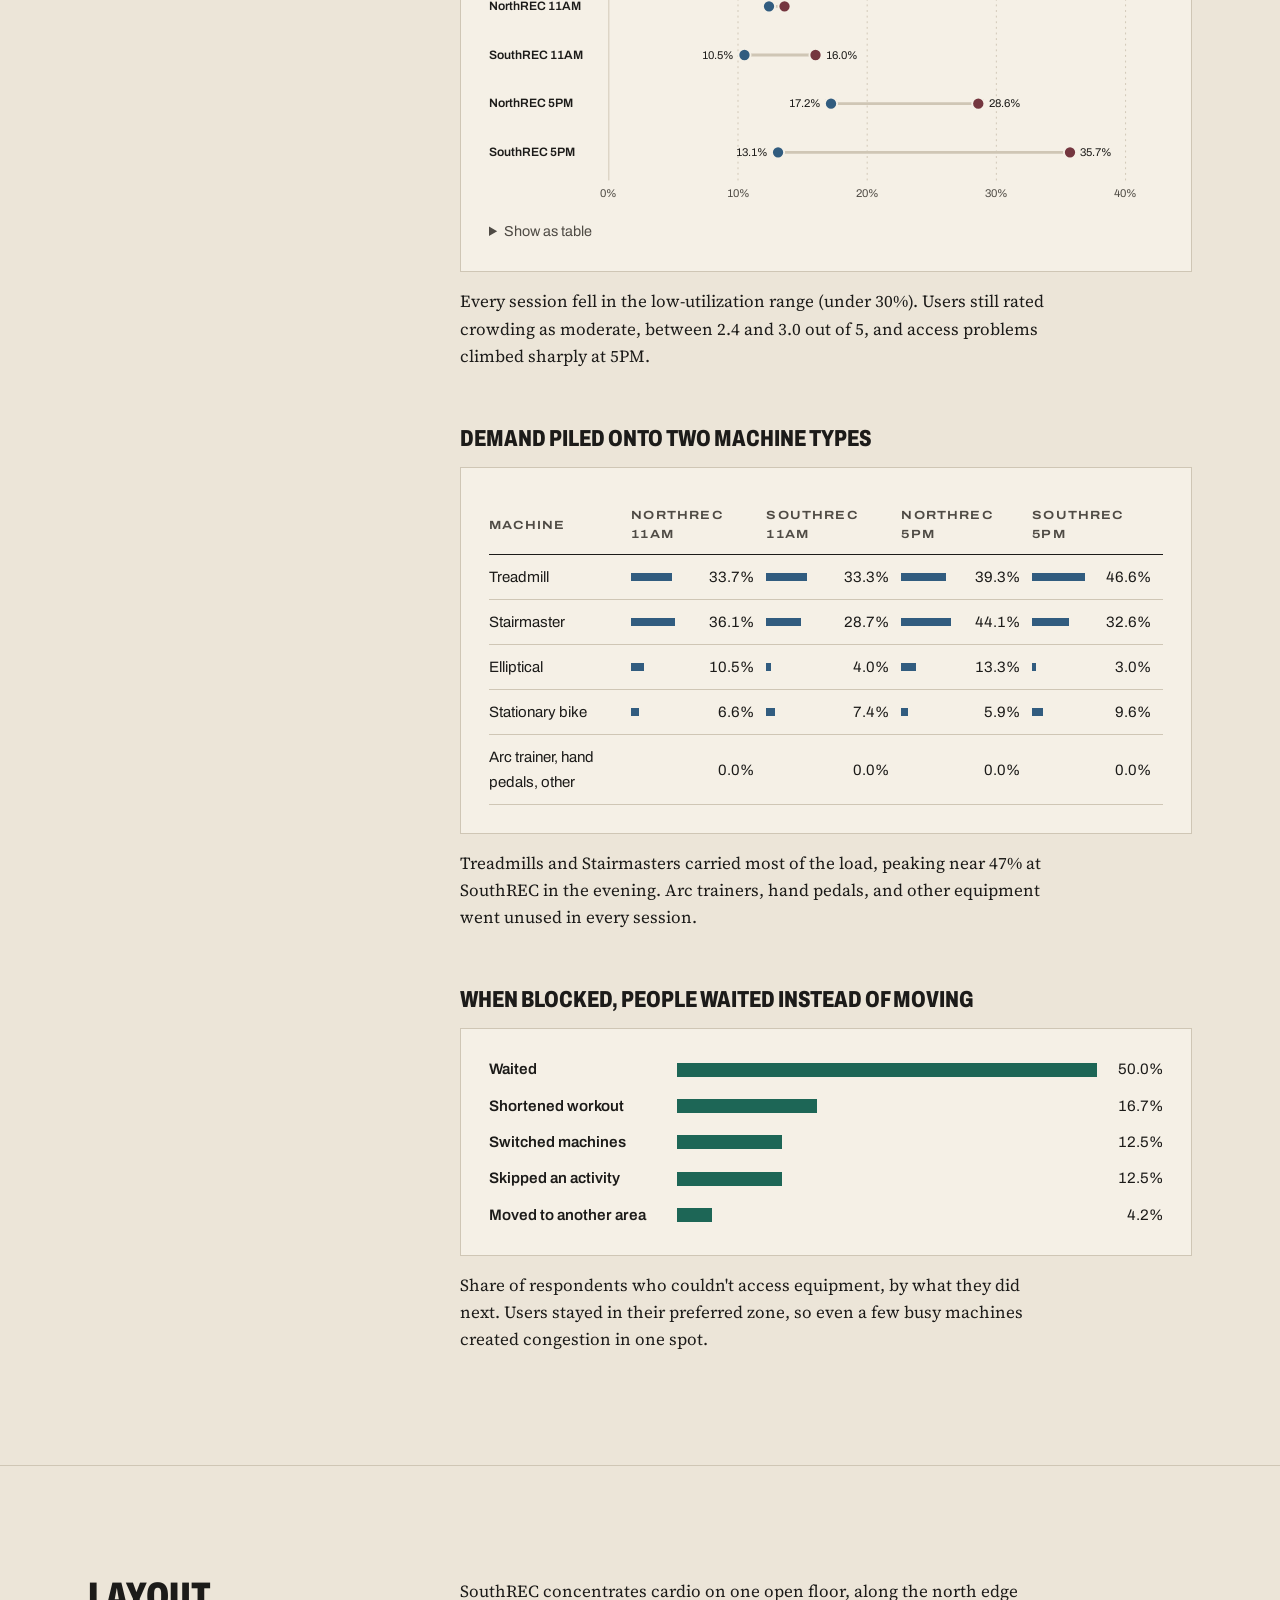
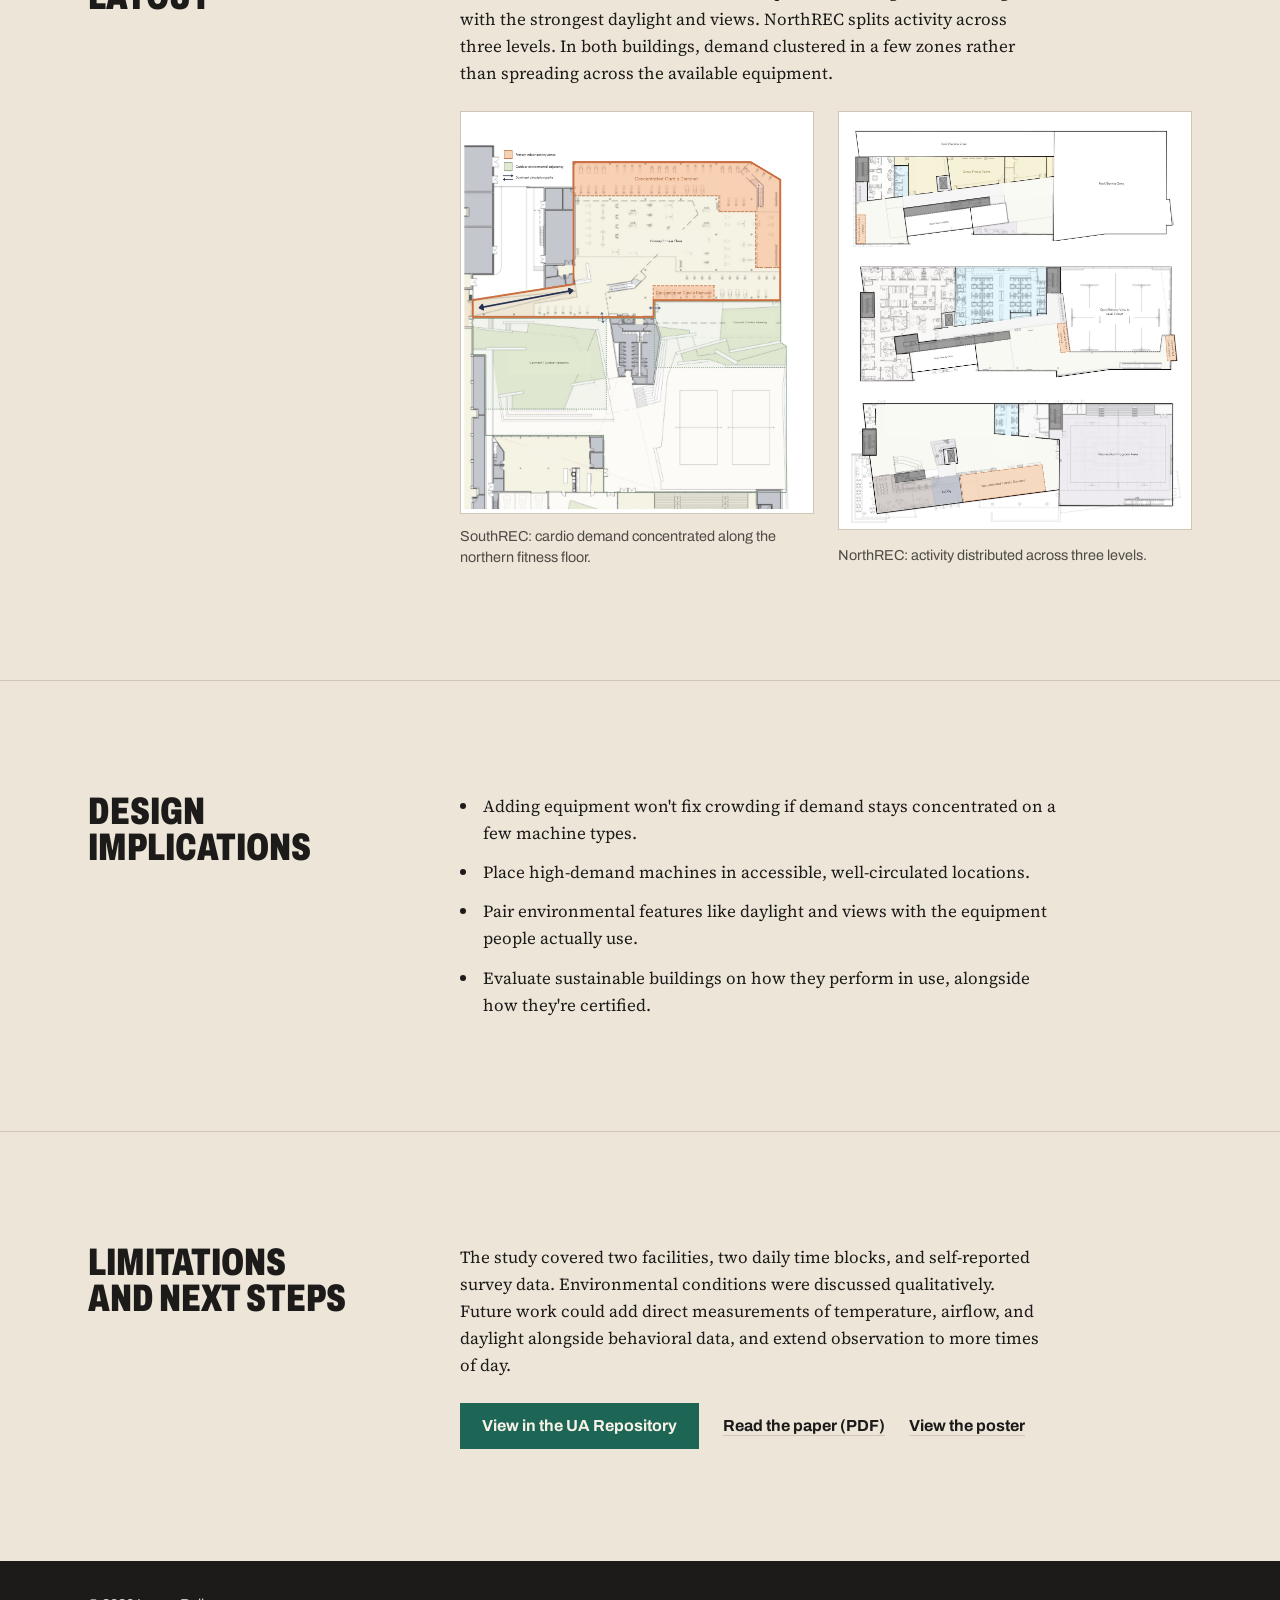
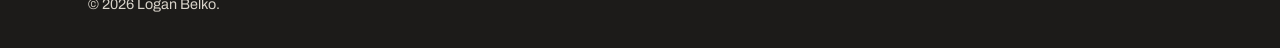
<file: capstone.html>
<!doctype html>
<html lang="en">
<head>
<meta charset="utf-8">
<meta name="viewport" content="width=device-width, initial-scale=1, viewport-fit=cover">
<title>When Low Utilization Still Feels Crowded | Logan Belko</title>
<meta name="description" content="Senior capstone research by Logan Belko comparing machine utilization and user experience at two University of Arizona recreation centers.">
  <meta property="og:type" content="website">
  <meta property="og:site_name" content="Logan Belko">
  <meta property="og:title" content="When Low Utilization Still Feels Crowded · Logan Belko">
  <meta property="og:description" content="Senior capstone research by Logan Belko comparing machine utilization and user experience at two University of Arizona recreation centers.">
  <meta property="og:url" content="https://loganbelko.github.io/Logan-Belko-Portfolio/capstone.html">
  <meta property="og:image" content="https://loganbelko.github.io/Logan-Belko-Portfolio/assets/img/og/capstone.jpg">
  <meta property="og:image:width" content="1200">
  <meta property="og:image:height" content="630">
  <meta property="og:image:alt" content="When Low Utilization Still Feels Crowded · Logan Belko">
  <meta name="twitter:card" content="summary_large_image">
<link rel="preconnect" href="https://fonts.googleapis.com">
<link rel="preconnect" href="https://fonts.gstatic.com" crossorigin>
<link rel="stylesheet" href="https://fonts.googleapis.com/css2?family=Archivo:wdth,wght@62..125,400..900&family=Source+Serif+4:ital,opsz,wght@0,8..60,400..600;1,8..60,400&display=swap">
<link rel="stylesheet" href="assets/site.css?v=12">
</head>
<body>

<nav class="nav" aria-label="Main">
  <div class="wrap">
    <a class="name" href="index.html">Logan Belko</a>
    <ul>
      <li><a href="work.html">Work</a></li>
      <li><a href="index.html#about">About</a></li>
      <li><a href="index.html#contact">Contact</a></li>
    </ul>
  </div>
</nav>

<main>
  <header class="p-hero field pine">
    <div class="wrap">
      <a class="back" href="work.html">Back to all work</a>
      <dl class="tblock">
        <div><dt>Project</dt><dd>Senior capstone research</dd></div>
        <div><dt>Course</dt><dd>SBE 498, University of Arizona</dd></div>
        <div><dt>Mentor</dt><dd>Dr. Nataliya Apanovich</dd></div>
        <div><dt>Date</dt><dd>Spring 2026</dd></div>
        <div><dt>Role</dt><dd>Sole researcher</dd></div>
      </dl>
      <h1>When low utilization still feels crowded</h1>
      <p class="sub">Spatial demand, LEED context, and user experience in University of Arizona recreation centers</p>
    </div>
  </header>

  <div class="wrap">
    <figure class="poster">
      <a href="assets/docs/belko-capstone-poster.png" target="_blank" rel="noopener"><img src="assets/img/capstone-poster.jpg" width="2800" height="1867" alt="Research poster: study overview, methods, annotated floor plans of SouthREC and NorthREC, a utilization versus perceived experience chart, machine demand table, key findings, and design implications."></a>
      <figcaption>Capstone poster, presented Spring 2026. Select to open full size.</figcaption>
    </figure>

    <div class="keyfigs">
      <div><b>10.5–17.2%</b><span>Average cardio machine use, across both facilities and both time blocks.</span></div>
      <div><b>35.7%</b><span>Share of SouthREC users at 5PM who couldn't access the equipment they wanted.</span></div>
      <div><b>4.2%</b><span>Share of blocked users who moved to another area. Half waited where they were.</span></div>
    </div>
  </div>

  <section class="p-section" aria-labelledby="q-h">
    <div class="wrap split">
      <h2 id="q-h">The question</h2>
      <div class="content">
        <p>Recreation centers are usually judged by capacity and equipment counts. Those numbers don't explain how a space feels to the people using it.</p>
        <p>This study compared SouthREC, the first collegiate recreation center to earn LEED Platinum, with the smaller, three-level NorthREC. It asked whether layout, equipment concentration, and environmental conditions shape user experience more directly than total capacity.</p>
      </div>
    </div>
  </section>

  <section class="p-section" aria-labelledby="m-h">
    <div class="wrap split">
      <h2 id="m-h">Approach</h2>
      <div class="content">
        <p>A mixed-method post-occupancy evaluation, pairing direct observation of equipment use with short intercept surveys at the same sessions.</p>
        <dl class="spec">
          <div><dt>Sites</dt><dd>SouthREC (LEED Platinum, about 130,000 sq ft) and NorthREC (about 52,000 sq ft, three levels)</dd></div>
          <div><dt>Observations</dt><dd>259 counts of cardio machine use, February 23 to March 21, 2026</dd></div>
          <div><dt>Surveys</dt><dd>106 responses from 370 users approached, covering crowding, comfort, movement, equipment access, and how people adapted</dd></div>
          <div><dt>Schedule</dt><dd>11AM and 5PM sessions, Monday through Saturday, alternating which facility came first each day and week</dd></div>
          <div><dt>Analysis</dt><dd>Utilization rates, survey scoring, and charts built in Google Sheets</dd></div>
        </dl>
      </div>
    </div>
  </section>

  <section class="p-section" aria-labelledby="f-h">
    <div class="wrap split">
      <h2 id="f-h">Findings</h2>
      <div class="content">

        <div class="finding">
          <h3>Machines sat mostly empty, but access problems nearly tripled by evening</h3>
          <div class="chart-card">
            <div class="legend" aria-hidden="true">
              <span><i style="background: var(--harbor)"></i>Machines in use</span>
              <span><i style="background: var(--maroon)"></i>Users who couldn't access equipment</span>
            </div>
            <div class="chart-wrap" id="dumbbell" role="img" aria-label="Dumbbell chart. Machine use stayed between 10.5 and 17.2 percent while the share of users unable to access equipment rose from 13.6 percent at NorthREC 11AM to 35.7 percent at SouthREC 5PM."></div>
            <details>
              <summary>Show as table</summary>
              <div class="tbl-wrap">
                <table class="data">
                  <thead><tr><th>Session</th><th class="num">Machines in use</th><th class="num">Couldn't access</th><th class="num">Crowding (1–5)</th></tr></thead>
                  <tbody>
                    <tr><td>NorthREC 11AM</td><td class="num">12.4%</td><td class="num">13.6%</td><td class="num">2.5</td></tr>
                    <tr><td>SouthREC 11AM</td><td class="num">10.5%</td><td class="num">16.0%</td><td class="num">2.7</td></tr>
                    <tr><td>NorthREC 5PM</td><td class="num">17.2%</td><td class="num">28.6%</td><td class="num">3.0</td></tr>
                    <tr><td>SouthREC 5PM</td><td class="num">13.1%</td><td class="num">35.7%</td><td class="num">2.4</td></tr>
                  </tbody>
                </table>
              </div>
            </details>
          </div>
          <p>Every session fell in the low-utilization range (under 30%). Users still rated crowding as moderate, between 2.4 and 3.0 out of 5, and access problems climbed sharply at 5PM.</p>
        </div>

        <div class="finding">
          <h3>Demand piled onto two machine types</h3>
          <div class="chart-card tbl-wrap">
            <table class="data">
              <thead><tr><th>Machine</th><th>NorthREC 11AM</th><th>SouthREC 11AM</th><th>NorthREC 5PM</th><th>SouthREC 5PM</th></tr></thead>
              <tbody id="machines"></tbody>
            </table>
          </div>
          <p>Treadmills and Stairmasters carried most of the load, peaking near 47% at SouthREC in the evening. Arc trainers, hand pedals, and other equipment went unused in every session.</p>
        </div>

        <div class="finding">
          <h3>When blocked, people waited instead of moving</h3>
          <div class="chart-card">
            <div class="hbars" id="adapt"></div>
          </div>
          <p>Share of respondents who couldn't access equipment, by what they did next. Users stayed in their preferred zone, so even a few busy machines created congestion in one spot.</p>
        </div>

      </div>
    </div>
  </section>

  <section class="p-section" aria-labelledby="l-h">
    <div class="wrap split">
      <h2 id="l-h">Layout</h2>
      <div class="content">
        <p>SouthREC concentrates cardio on one open floor, along the north edge with the strongest daylight and views. NorthREC splits activity across three levels. In both buildings, demand clustered in a few zones rather than spreading across the available equipment.</p>
        <div class="plans">
          <figure class="fig">
            <img src="assets/img/southrec-plan.jpg" width="1400" height="1596" alt="SouthREC floor plan with concentrated cardio demand zones highlighted in orange along the northern fitness floor and outdoor courtyard areas in green.">
            <figcaption>SouthREC: cardio demand concentrated along the northern fitness floor.</figcaption>
          </figure>
          <figure class="fig">
            <img src="assets/img/northrec-plans.jpg" width="1400" height="1659" alt="NorthREC floor plans for three levels with cardio demand zones highlighted on levels one and two.">
            <figcaption>NorthREC: activity distributed across three levels.</figcaption>
          </figure>
        </div>
      </div>
    </div>
  </section>

  <section class="p-section" aria-labelledby="d-h">
    <div class="wrap split">
      <h2 id="d-h">Design implications</h2>
      <div class="content">
        <ul class="bul">
          <li>Adding equipment won't fix crowding if demand stays concentrated on a few machine types.</li>
          <li>Place high-demand machines in accessible, well-circulated locations.</li>
          <li>Pair environmental features like daylight and views with the equipment people actually use.</li>
          <li>Evaluate sustainable buildings on how they perform in use, alongside how they're certified.</li>
        </ul>
      </div>
    </div>
  </section>

  <section class="p-section" aria-labelledby="n-h">
    <div class="wrap split">
      <h2 id="n-h">Limitations and next steps</h2>
      <div class="content">
        <p>The study covered two facilities, two daily time blocks, and self-reported survey data. Environmental conditions were discussed qualitatively. Future work could add direct measurements of temperature, airflow, and daylight alongside behavioral data, and extend observation to more times of day.</p>
        <div class="links-row">
          <a class="btn" href="https://repository.arizona.edu/items/dd9e763f-9bd4-4ec1-b362-192975fb0008" target="_blank" rel="noopener">View in the UA Repository</a>
          <a class="btn ghost" href="assets/docs/belko-capstone-paper.pdf" target="_blank" rel="noopener">Read the paper (PDF)</a>
          <a class="btn ghost" href="assets/docs/belko-capstone-poster.png" target="_blank" rel="noopener">View the poster</a>
        </div>
      </div>
    </div>
  </section>
</main>

<footer><div class="wrap"><span>© 2026 Logan Belko.</span></div></footer>

<script>
(function () {
  // Utilization vs. access dumbbell chart
  var rows = [
    { s: 'NorthREC 11AM', use: 12.4, no: 13.6, crowd: 2.5 },
    { s: 'SouthREC 11AM', use: 10.5, no: 16.0, crowd: 2.7 },
    { s: 'NorthREC 5PM',  use: 17.2, no: 28.6, crowd: 3.0 },
    { s: 'SouthREC 5PM',  use: 13.1, no: 35.7, crowd: 2.4 }
  ];
  var W = 720, L = 128, R = 40, T = 16, rowH = 52, B = 34;
  var H = T + rows.length * rowH + B, max = 40;
  var x = function (v) { return L + (v / max) * (W - L - R); };
  var s = '<svg viewBox="0 0 ' + W + ' ' + H + '" xmlns="http://www.w3.org/2000/svg">';
  for (var t = 0; t <= max; t += 10) {
    s += '<line class="axis" x1="' + x(t) + '" x2="' + x(t) + '" y1="' + T + '" y2="' + (H - B + 4) + '" stroke-dasharray="' + (t ? '2 4' : '0') + '"/>';
    s += '<text class="tick" x="' + x(t) + '" y="' + (H - 12) + '" text-anchor="middle">' + t + '%</text>';
  }
  rows.forEach(function (r, i) {
    var y = T + i * rowH + rowH / 2;
    s += '<g class="row"><title>' + r.s + ': ' + r.use + '% machines in use, ' + r.no + '% couldn’t access, crowding ' + r.crowd + ' of 5</title>';
    s += '<rect x="0" y="' + (y - rowH / 2) + '" width="' + W + '" height="' + rowH + '" fill="transparent"/>';
    s += '<text class="rowlab" x="0" y="' + (y + 4) + '">' + r.s + '</text>';
    s += '<line class="link" x1="' + x(r.use) + '" x2="' + x(r.no) + '" y1="' + y + '" y2="' + y + '"/>';
    s += '<circle class="d-use" cx="' + x(r.use) + '" cy="' + y + '" r="6.5"/>';
    s += '<circle class="d-no" cx="' + x(r.no) + '" cy="' + y + '" r="6.5"/>';
    var close = (r.no - r.use) < 4;
    s += '<text class="val" x="' + (x(r.use) - 11) + '" y="' + (close ? y - 11 : y + 4) + '" text-anchor="end">' + r.use + '%</text>';
    s += '<text class="val" x="' + (x(r.no) + 11) + '" y="' + (close ? y - 11 : y + 4) + '">' + r.no.toFixed(1) + '%</text>';
    s += '</g>';
  });
  s += '</svg>';
  document.getElementById('dumbbell').innerHTML = s;

  // Machine demand table with inline bars
  var m = [
    ['Treadmill', 33.7, 33.3, 39.3, 46.6],
    ['Stairmaster', 36.1, 28.7, 44.1, 32.6],
    ['Elliptical', 10.5, 4.0, 13.3, 3.0],
    ['Stationary bike', 6.6, 7.4, 5.9, 9.6],
    ['Arc trainer, hand pedals, other', 0, 0, 0, 0]
  ];
  document.getElementById('machines').innerHTML = m.map(function (r) {
    return '<tr><td>' + r[0] + '</td>' + r.slice(1).map(function (v) {
      return '<td><div class="barcell"><i style="width:' + (v / 50 * 100) + '%"></i><span>' + v.toFixed(1) + '%</span></div></td>';
    }).join('') + '</tr>';
  }).join('');

  // Adaptation behavior
  var a = [['Waited', 50.0], ['Shortened workout', 16.7], ['Switched machines', 12.5], ['Skipped an activity', 12.5], ['Moved to another area', 4.2]];
  document.getElementById('adapt').innerHTML = a.map(function (r) {
    return '<div><b style="font-weight:600">' + r[0] + '</b><i style="width:' + (r[1] / 50 * 100) + '%"></i><span>' + r[1].toFixed(1) + '%</span></div>';
  }).join('');
})();
</script>
</body>
</html>
</file>
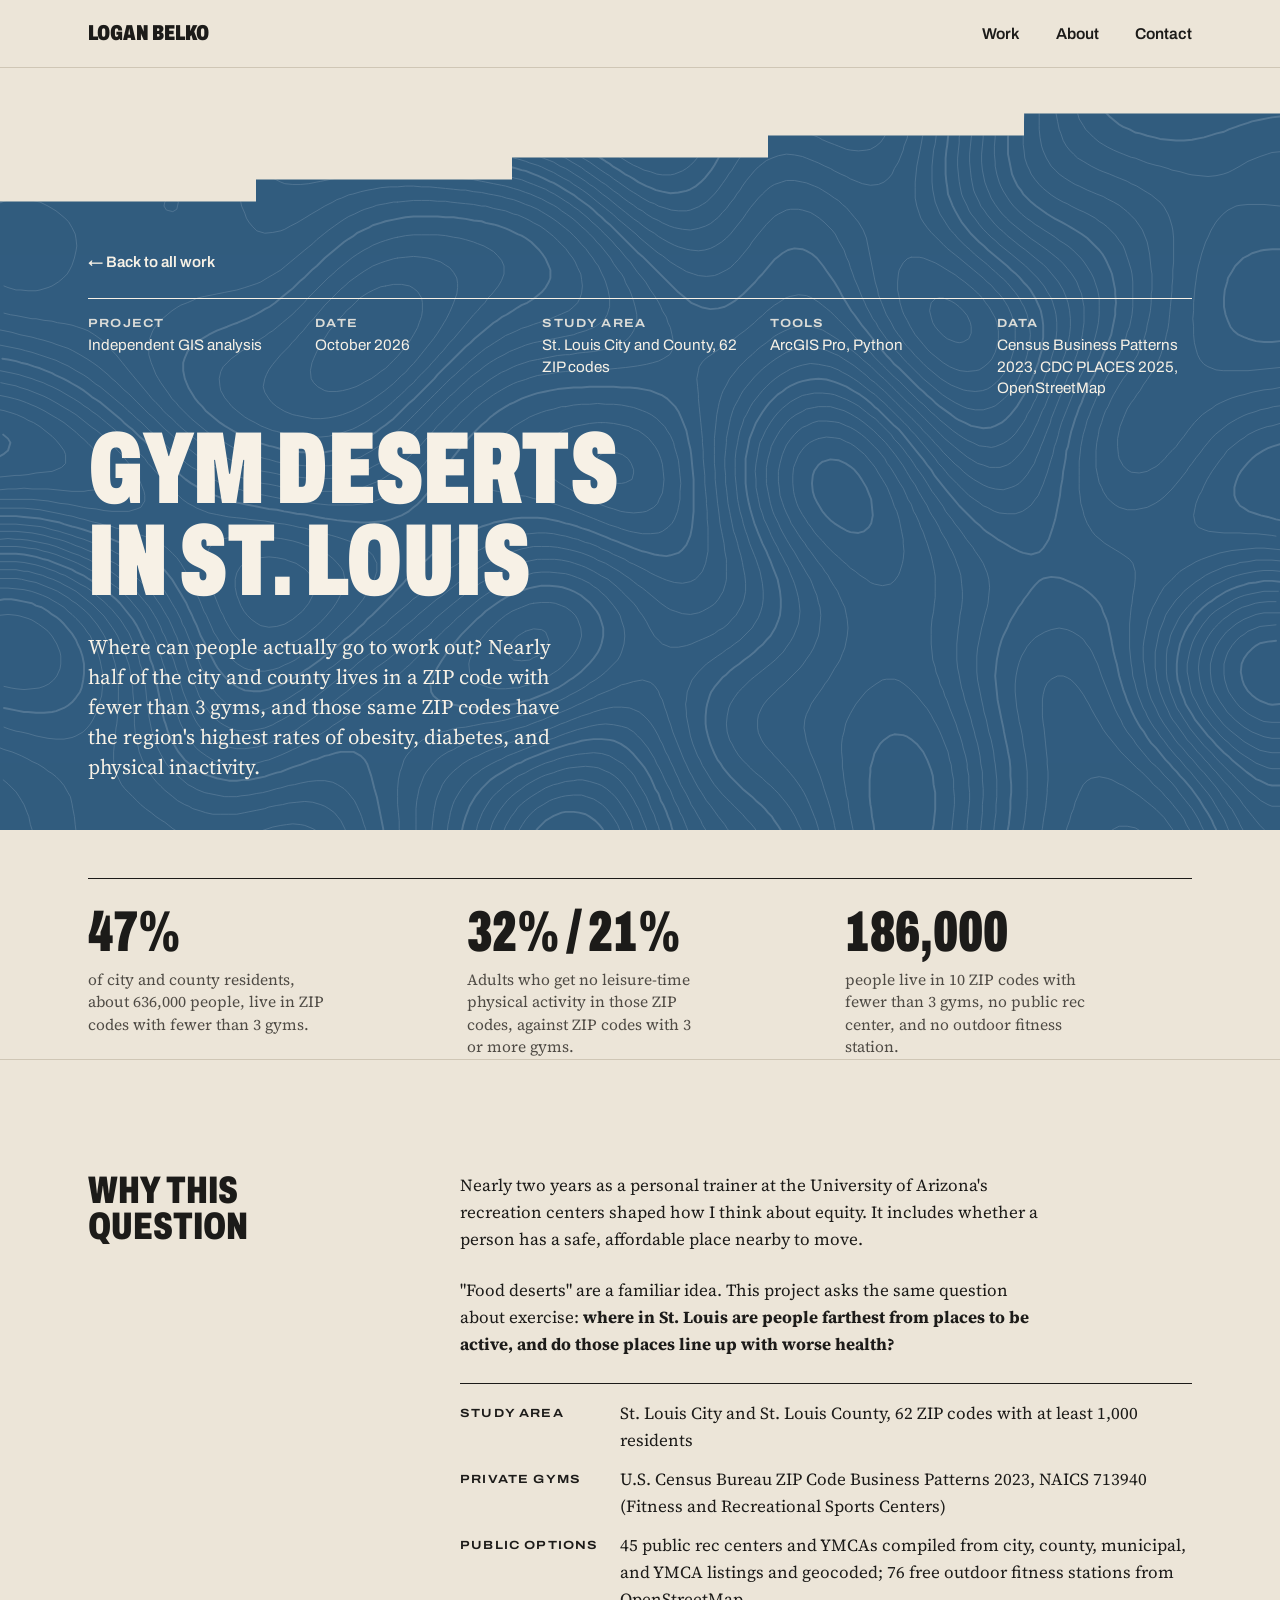
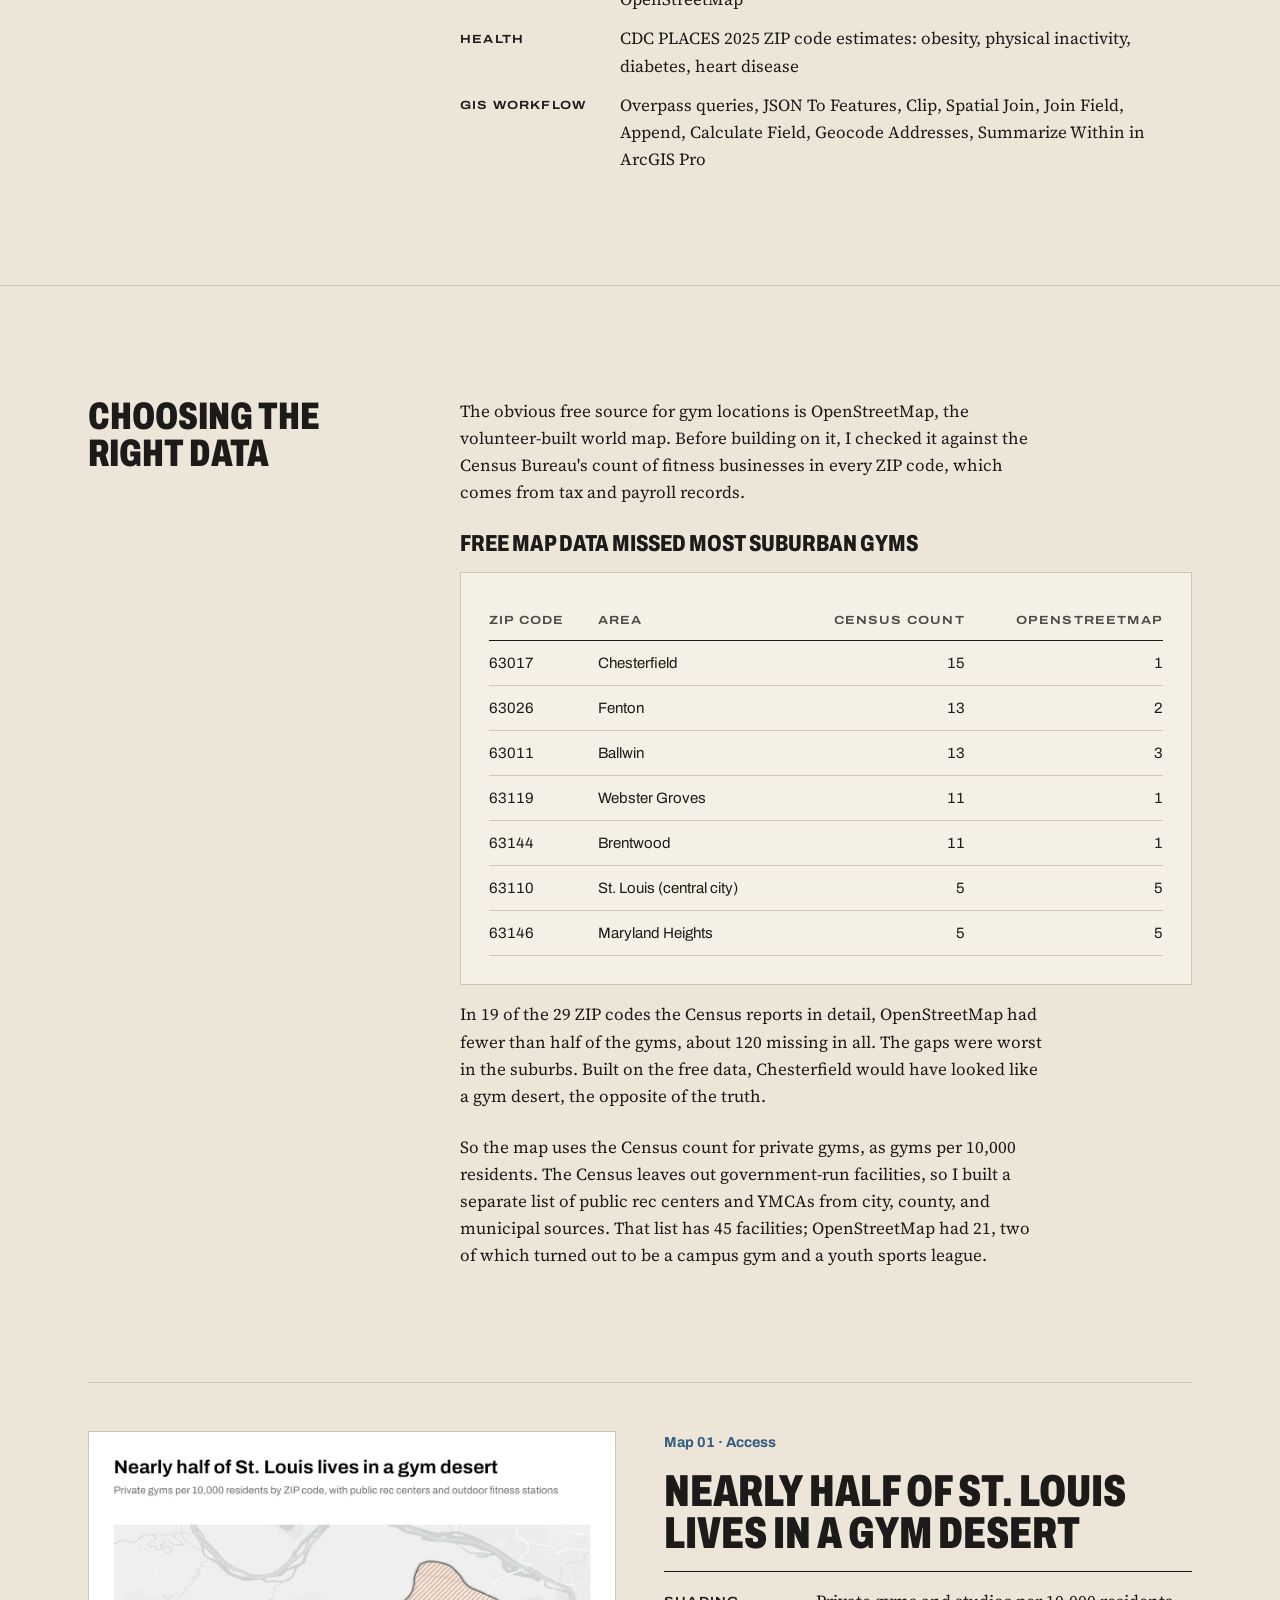
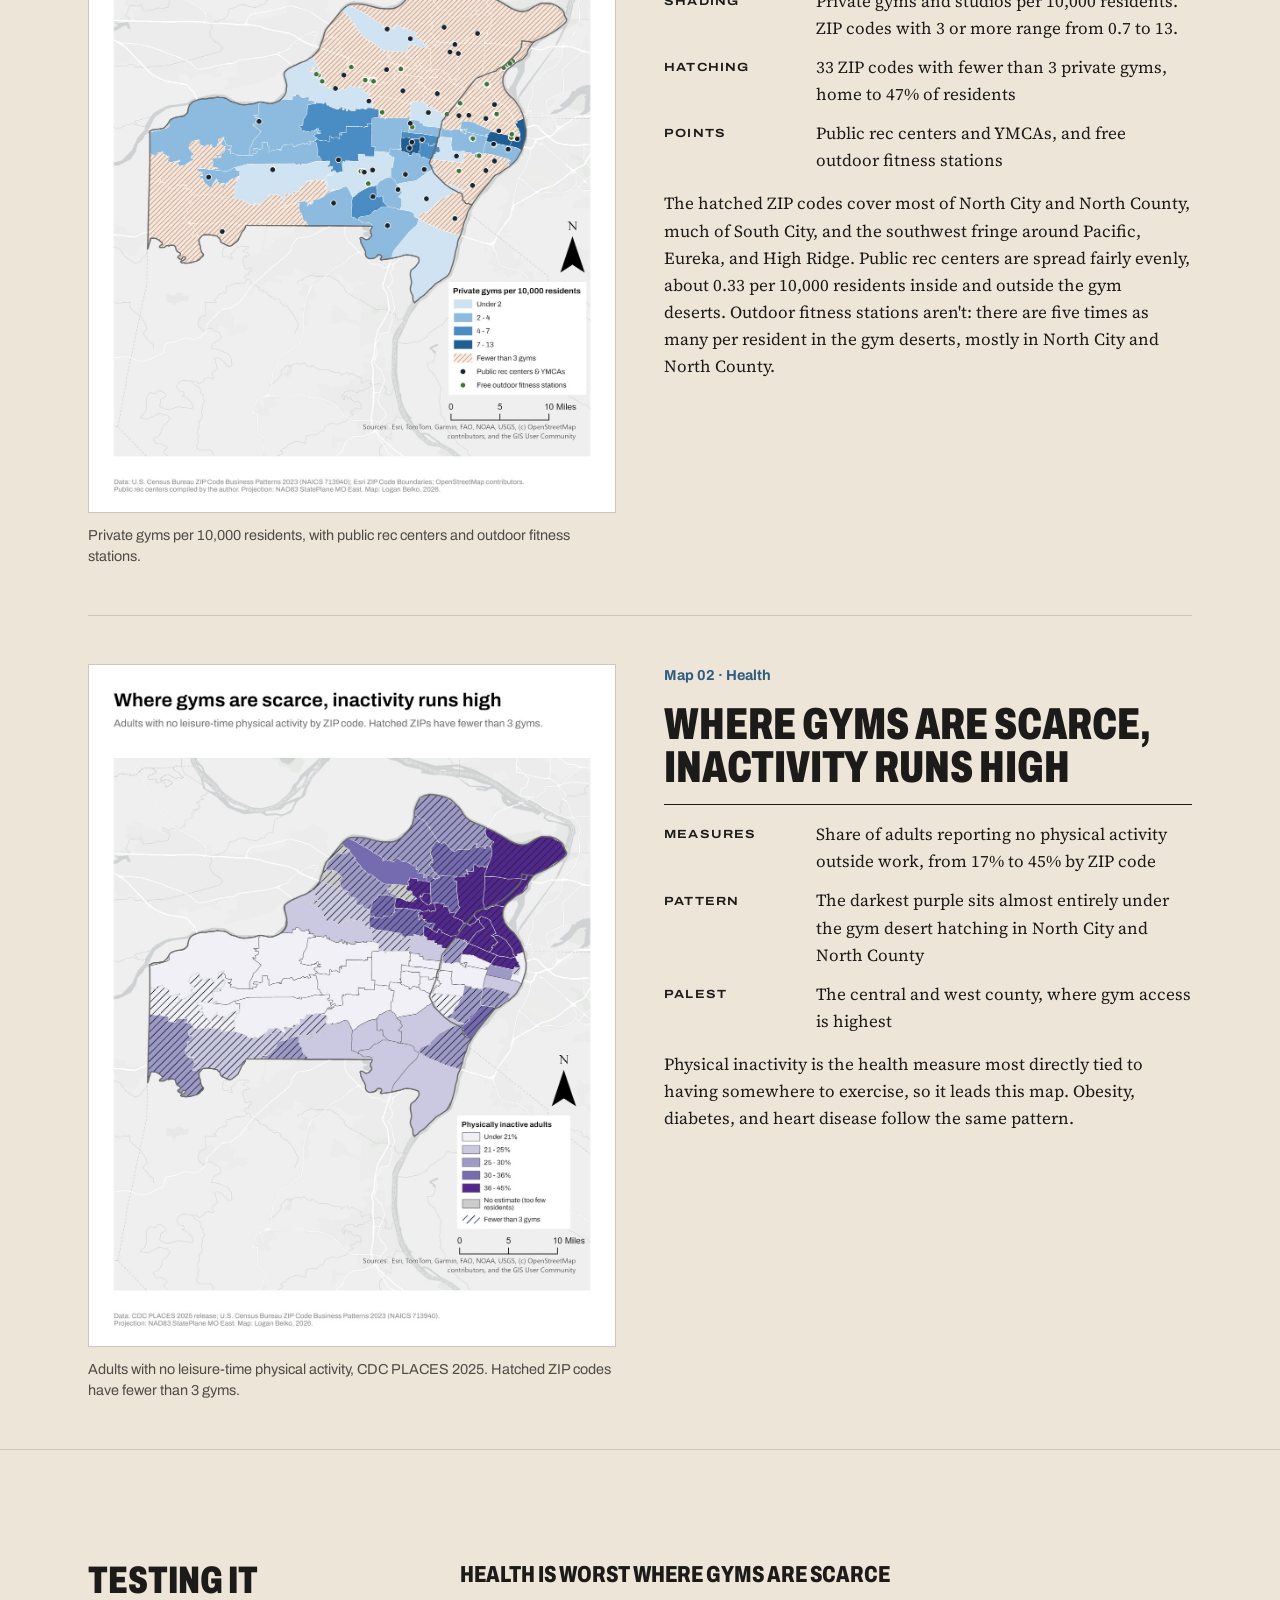
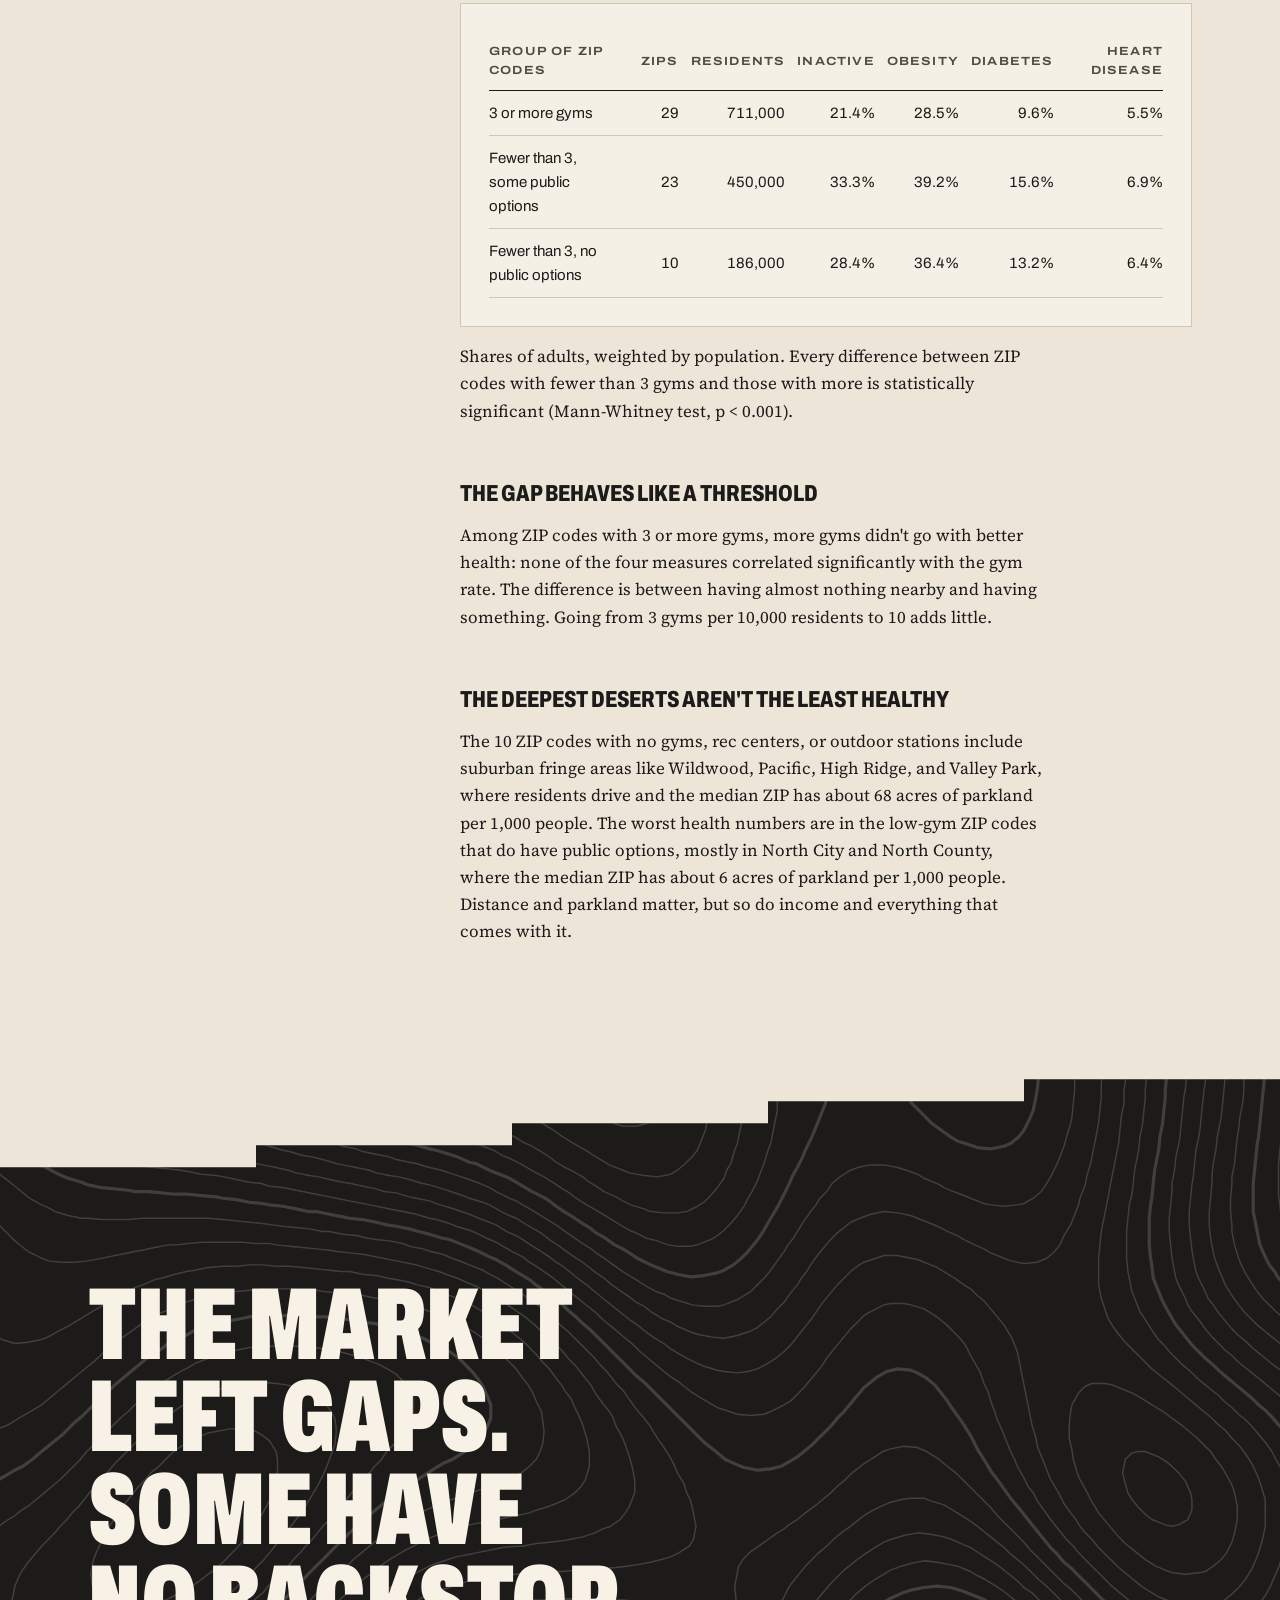
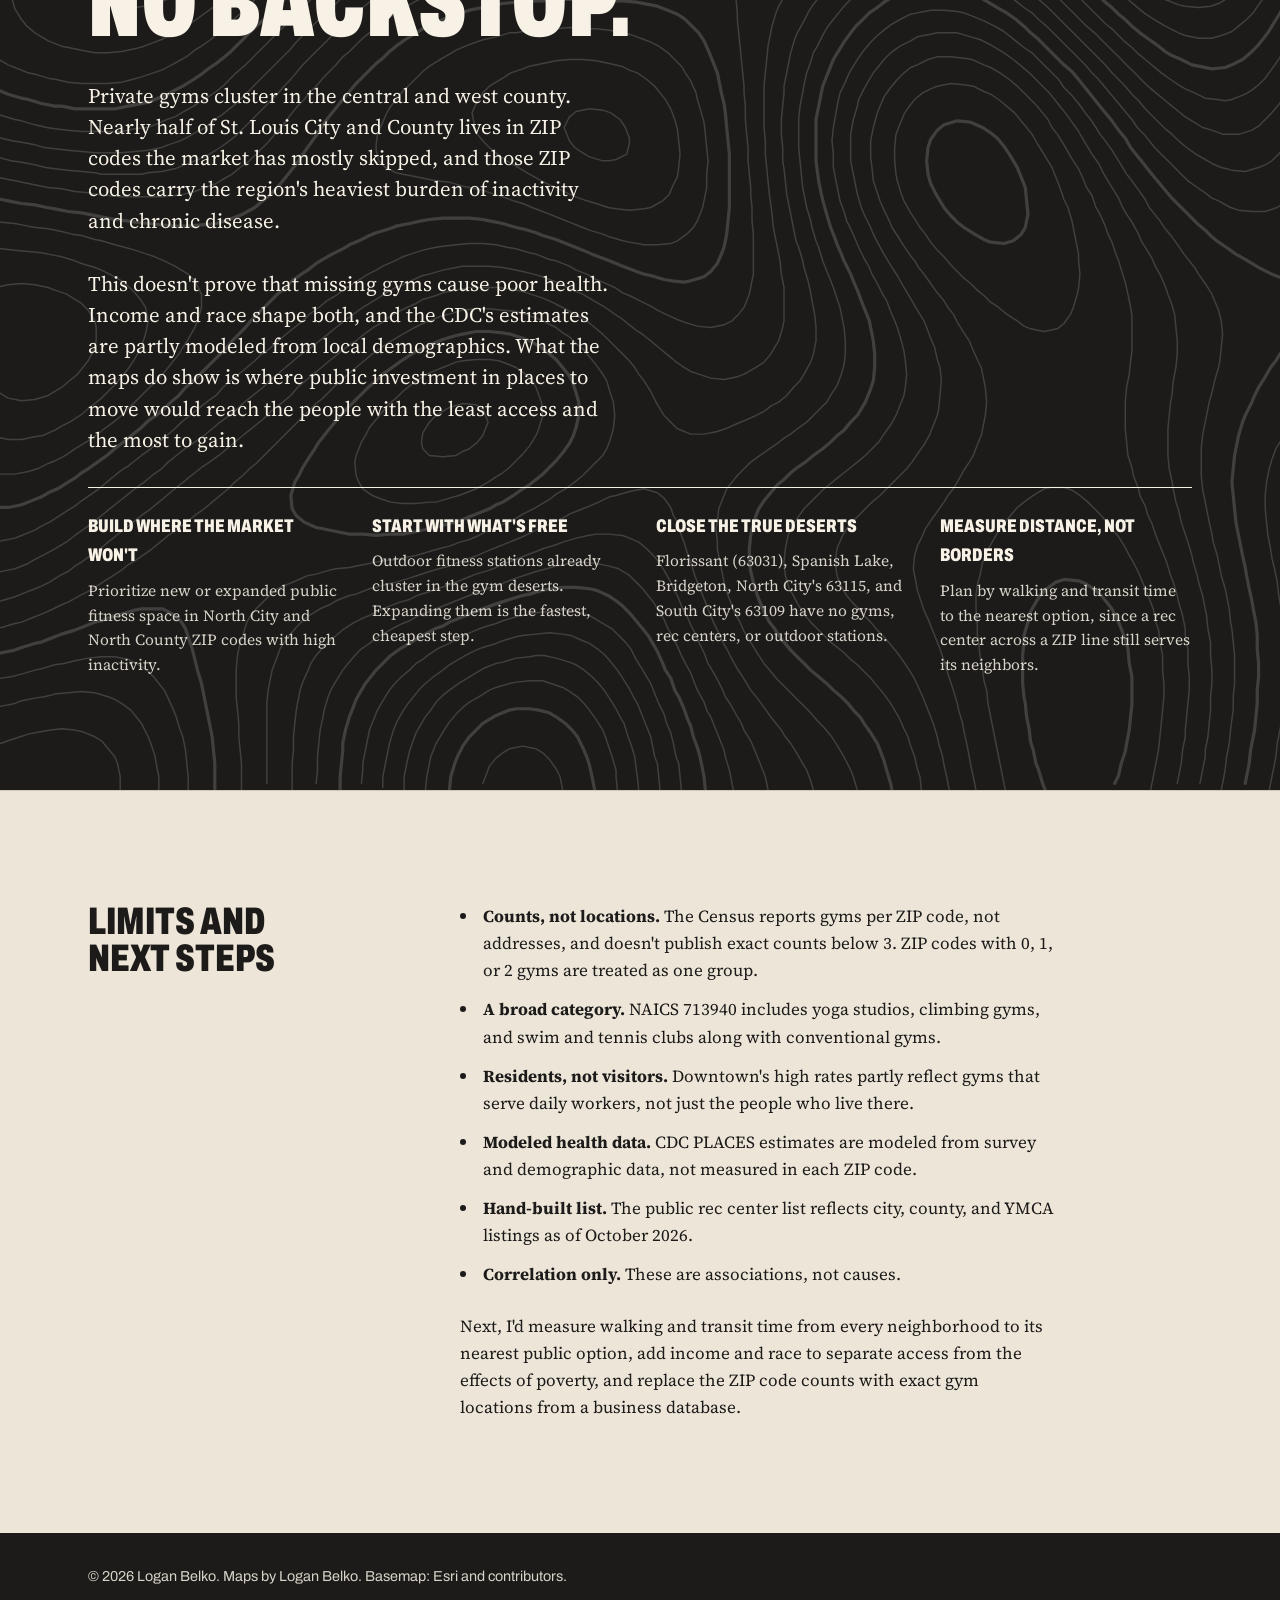
<file: gym-desert.html>
<!doctype html>
<html lang="en">
<head>
<meta charset="utf-8">
<meta name="viewport" content="width=device-width, initial-scale=1, viewport-fit=cover">
<title>Gym Deserts in St. Louis | Logan Belko</title>
<meta name="description" content="A GIS analysis by Logan Belko mapping access to gyms, public rec centers, and free outdoor fitness across St. Louis City and County, compared with CDC health estimates.">
  <meta property="og:type" content="website">
  <meta property="og:site_name" content="Logan Belko">
  <meta property="og:title" content="Gym Deserts in St. Louis · Logan Belko">
  <meta property="og:description" content="A GIS analysis by Logan Belko mapping access to gyms, public rec centers, and free outdoor fitness across St. Louis City and County, compared with CDC health estimates.">
  <meta property="og:url" content="https://loganbelko.github.io/Logan-Belko-Portfolio/gym-desert.html">
  <meta property="og:image" content="https://loganbelko.github.io/Logan-Belko-Portfolio/assets/img/og/gym-desert.jpg">
  <meta property="og:image:width" content="1200">
  <meta property="og:image:height" content="630">
  <meta property="og:image:alt" content="Gym Deserts in St. Louis · Logan Belko">
  <meta name="twitter:card" content="summary_large_image">
<link rel="preconnect" href="https://fonts.googleapis.com">
<link rel="preconnect" href="https://fonts.gstatic.com" crossorigin>
<link rel="stylesheet" href="https://fonts.googleapis.com/css2?family=Archivo:wdth,wght@62..125,400..900&family=Source+Serif+4:ital,opsz,wght@0,8..60,400..600;1,8..60,400&display=swap">
<link rel="stylesheet" href="assets/site.css?v=12">
</head>
<body>

<nav class="nav" aria-label="Main">
  <div class="wrap">
    <a class="name" href="index.html">Logan Belko</a>
    <ul>
      <li><a href="work.html">Work</a></li>
      <li><a href="index.html#about">About</a></li>
      <li><a href="index.html#contact">Contact</a></li>
    </ul>
  </div>
</nav>

<main>
  <header class="p-hero field harbor">
    <div class="wrap">
      <a class="back" href="work.html">Back to all work</a>
      <dl class="tblock">
        <div><dt>Project</dt><dd>Independent GIS analysis</dd></div>
        <div><dt>Date</dt><dd>October 2026</dd></div>
        <div><dt>Study area</dt><dd>St. Louis City and County, 62 ZIP codes</dd></div>
        <div><dt>Tools</dt><dd>ArcGIS Pro, Python</dd></div>
        <div><dt>Data</dt><dd>Census Business Patterns 2023, CDC PLACES 2025, OpenStreetMap</dd></div>
      </dl>
      <h1>Gym deserts in St. Louis</h1>
      <p class="sub">Where can people actually go to work out? Nearly half of the city and county lives in a ZIP code with fewer than 3 gyms, and those same ZIP codes have the region's highest rates of obesity, diabetes, and physical inactivity.</p>
    </div>
  </header>

  <div class="wrap">
    <div class="keyfigs">
      <div><b>47%</b><span>of city and county residents, about 636,000 people, live in ZIP codes with fewer than 3 gyms.</span></div>
      <div><b>32% / 21%</b><span>Adults who get no leisure-time physical activity in those ZIP codes, against ZIP codes with 3 or more gyms.</span></div>
      <div><b>186,000</b><span>people live in 10 ZIP codes with fewer than 3 gyms, no public rec center, and no outdoor fitness station.</span></div>
    </div>
  </div>

  <section class="p-section" aria-labelledby="q-h">
    <div class="wrap split">
      <h2 id="q-h">Why this question</h2>
      <div class="content">
        <p>Nearly two years as a personal trainer at the University of Arizona's recreation centers shaped how I think about equity. It includes whether a person has a safe, affordable place nearby to move.</p>
        <p>"Food deserts" are a familiar idea. This project asks the same question about exercise: <strong>where in St. Louis are people farthest from places to be active, and do those places line up with worse health?</strong></p>
        <dl class="spec">
          <div><dt>Study area</dt><dd>St. Louis City and St. Louis County, 62 ZIP codes with at least 1,000 residents</dd></div>
          <div><dt>Private gyms</dt><dd>U.S. Census Bureau ZIP Code Business Patterns 2023, NAICS 713940 (Fitness and Recreational Sports Centers)</dd></div>
          <div><dt>Public options</dt><dd>45 public rec centers and YMCAs compiled from city, county, municipal, and YMCA listings and geocoded; 76 free outdoor fitness stations from OpenStreetMap</dd></div>
          <div><dt>Health</dt><dd>CDC PLACES 2025 ZIP code estimates: obesity, physical inactivity, diabetes, heart disease</dd></div>
          <div><dt>GIS workflow</dt><dd>Overpass queries, JSON To Features, Clip, Spatial Join, Join Field, Append, Calculate Field, Geocode Addresses, Summarize Within in ArcGIS Pro</dd></div>
        </dl>
      </div>
    </div>
  </section>

  <section class="p-section" aria-labelledby="d-h">
    <div class="wrap split">
      <h2 id="d-h">Choosing the right data</h2>
      <div class="content">
        <p>The obvious free source for gym locations is OpenStreetMap, the volunteer-built world map. Before building on it, I checked it against the Census Bureau's count of fitness businesses in every ZIP code, which comes from tax and payroll records.</p>
        <div class="finding">
          <h3>Free map data missed most suburban gyms</h3>
          <div class="chart-card tbl-wrap">
            <table class="data">
              <thead><tr><th>ZIP code</th><th>Area</th><th class="num">Census count</th><th class="num">OpenStreetMap</th></tr></thead>
              <tbody>
                <tr><td>63017</td><td>Chesterfield</td><td class="num">15</td><td class="num">1</td></tr>
                <tr><td>63026</td><td>Fenton</td><td class="num">13</td><td class="num">2</td></tr>
                <tr><td>63011</td><td>Ballwin</td><td class="num">13</td><td class="num">3</td></tr>
                <tr><td>63119</td><td>Webster Groves</td><td class="num">11</td><td class="num">1</td></tr>
                <tr><td>63144</td><td>Brentwood</td><td class="num">11</td><td class="num">1</td></tr>
                <tr><td>63110</td><td>St. Louis (central city)</td><td class="num">5</td><td class="num">5</td></tr>
                <tr><td>63146</td><td>Maryland Heights</td><td class="num">5</td><td class="num">5</td></tr>
              </tbody>
            </table>
          </div>
          <p>In 19 of the 29 ZIP codes the Census reports in detail, OpenStreetMap had fewer than half of the gyms, about 120 missing in all. The gaps were worst in the suburbs. Built on the free data, Chesterfield would have looked like a gym desert, the opposite of the truth.</p>
        </div>
        <p>So the map uses the Census count for private gyms, as gyms per 10,000 residents. The Census leaves out government-run facilities, so I built a separate list of public rec centers and YMCAs from city, county, and municipal sources. That list has 45 facilities; OpenStreetMap had 21, two of which turned out to be a campus gym and a youth sports league.</p>
      </div>
    </div>
  </section>

  <div class="wrap">
    <section class="layer" aria-labelledby="l1-h">
      <figure>
        <img src="assets/img/gym-desert-access.jpg" width="1200" height="1553" loading="lazy" alt="Map of private gyms per 10,000 residents by ZIP code in St. Louis City and County. ZIP codes with fewer than 3 gyms are hatched in rust and cover most of North City, North County, South City, and the southwest fringe. The central and west county are shaded blue. Dark points mark public rec centers and YMCAs, and green points mark outdoor fitness stations, many of them in the north.">
        <figcaption>Private gyms per 10,000 residents, with public rec centers and outdoor fitness stations.</figcaption>
      </figure>
      <div class="n">
        <span class="idx">Map 01 · Access</span>
        <h2 id="l1-h">Nearly half of St. Louis lives in a gym desert</h2>
        <dl class="reads">
          <div><dt>Shading</dt><dd>Private gyms and studios per 10,000 residents. ZIP codes with 3 or more range from 0.7 to 13.</dd></div>
          <div><dt>Hatching</dt><dd>33 ZIP codes with fewer than 3 private gyms, home to 47% of residents</dd></div>
          <div><dt>Points</dt><dd>Public rec centers and YMCAs, and free outdoor fitness stations</dd></div>
        </dl>
        <p>The hatched ZIP codes cover most of North City and North County, much of South City, and the southwest fringe around Pacific, Eureka, and High Ridge. Public rec centers are spread fairly evenly, about 0.33 per 10,000 residents inside and outside the gym deserts. Outdoor fitness stations aren't: there are five times as many per resident in the gym deserts, mostly in North City and North County.</p>
      </div>
    </section>

    <section class="layer" aria-labelledby="l2-h">
      <figure>
        <img src="assets/img/gym-desert-health.jpg" width="1200" height="1553" loading="lazy" alt="Map of the share of adults with no leisure-time physical activity by ZIP code, from under 21 percent in pale lavender to 36 to 45 percent in deep purple. The darkest ZIP codes are in North City and North County, nearly all of them hatched as having fewer than 3 gyms. The west county is the palest.">
        <figcaption>Adults with no leisure-time physical activity, CDC PLACES 2025. Hatched ZIP codes have fewer than 3 gyms.</figcaption>
      </figure>
      <div class="n">
        <span class="idx">Map 02 · Health</span>
        <h2 id="l2-h">Where gyms are scarce, inactivity runs high</h2>
        <dl class="reads">
          <div><dt>Measures</dt><dd>Share of adults reporting no physical activity outside work, from 17% to 45% by ZIP code</dd></div>
          <div><dt>Pattern</dt><dd>The darkest purple sits almost entirely under the gym desert hatching in North City and North County</dd></div>
          <div><dt>Palest</dt><dd>The central and west county, where gym access is highest</dd></div>
        </dl>
        <p>Physical inactivity is the health measure most directly tied to having somewhere to exercise, so it leads this map. Obesity, diabetes, and heart disease follow the same pattern.</p>
      </div>
    </section>
  </div>

  <section class="p-section" aria-labelledby="t-h">
    <div class="wrap split">
      <h2 id="t-h">Testing it</h2>
      <div class="content">
        <div class="finding">
          <h3>Health is worst where gyms are scarce</h3>
          <div class="chart-card tbl-wrap">
            <table class="data">
              <thead><tr><th>Group of ZIP codes</th><th class="num">ZIPs</th><th class="num">Residents</th><th class="num">Inactive</th><th class="num">Obesity</th><th class="num">Diabetes</th><th class="num">Heart disease</th></tr></thead>
              <tbody>
                <tr><td>3 or more gyms</td><td class="num">29</td><td class="num">711,000</td><td class="num">21.4%</td><td class="num">28.5%</td><td class="num">9.6%</td><td class="num">5.5%</td></tr>
                <tr><td>Fewer than 3, some public options</td><td class="num">23</td><td class="num">450,000</td><td class="num">33.3%</td><td class="num">39.2%</td><td class="num">15.6%</td><td class="num">6.9%</td></tr>
                <tr><td>Fewer than 3, no public options</td><td class="num">10</td><td class="num">186,000</td><td class="num">28.4%</td><td class="num">36.4%</td><td class="num">13.2%</td><td class="num">6.4%</td></tr>
              </tbody>
            </table>
          </div>
          <p>Shares of adults, weighted by population. Every difference between ZIP codes with fewer than 3 gyms and those with more is statistically significant (Mann-Whitney test, p &lt; 0.001).</p>
        </div>

        <div class="finding">
          <h3>The gap behaves like a threshold</h3>
          <p>Among ZIP codes with 3 or more gyms, more gyms didn't go with better health: none of the four measures correlated significantly with the gym rate. The difference is between having almost nothing nearby and having something. Going from 3 gyms per 10,000 residents to 10 adds little.</p>
        </div>

        <div class="finding">
          <h3>The deepest deserts aren't the least healthy</h3>
          <p>The 10 ZIP codes with no gyms, rec centers, or outdoor stations include suburban fringe areas like Wildwood, Pacific, High Ridge, and Valley Park, where residents drive and the median ZIP has about 68 acres of parkland per 1,000 people. The worst health numbers are in the low-gym ZIP codes that do have public options, mostly in North City and North County, where the median ZIP has about 6 acres of parkland per 1,000 people. Distance and parkland matter, but so do income and everything that comes with it.</p>
        </div>
      </div>
    </div>
  </section>

  <section class="verdict field ink" aria-labelledby="v-h">
    <div class="wrap">
      <h2 id="v-h">The market left gaps. Some have no backstop.</h2>
      <p>Private gyms cluster in the central and west county. Nearly half of St. Louis City and County lives in ZIP codes the market has mostly skipped, and those ZIP codes carry the region's heaviest burden of inactivity and chronic disease.</p>
      <p>This doesn't prove that missing gyms cause poor health. Income and race shape both, and the CDC's estimates are partly modeled from local demographics. What the maps do show is where public investment in places to move would reach the people with the least access and the most to gain.</p>
      <ul class="acts">
        <li><b>Build where the market won't</b><span>Prioritize new or expanded public fitness space in North City and North County ZIP codes with high inactivity.</span></li>
        <li><b>Start with what's free</b><span>Outdoor fitness stations already cluster in the gym deserts. Expanding them is the fastest, cheapest step.</span></li>
        <li><b>Close the true deserts</b><span>Florissant (63031), Spanish Lake, Bridgeton, North City's 63115, and South City's 63109 have no gyms, rec centers, or outdoor stations.</span></li>
        <li><b>Measure distance, not borders</b><span>Plan by walking and transit time to the nearest option, since a rec center across a ZIP line still serves its neighbors.</span></li>
      </ul>
    </div>
  </section>

  <section class="p-section" aria-labelledby="next-h">
    <div class="wrap split">
      <h2 id="next-h">Limits and next steps</h2>
      <div class="content">
        <ul class="bul">
          <li><strong>Counts, not locations.</strong> The Census reports gyms per ZIP code, not addresses, and doesn't publish exact counts below 3. ZIP codes with 0, 1, or 2 gyms are treated as one group.</li>
          <li><strong>A broad category.</strong> NAICS 713940 includes yoga studios, climbing gyms, and swim and tennis clubs along with conventional gyms.</li>
          <li><strong>Residents, not visitors.</strong> Downtown's high rates partly reflect gyms that serve daily workers, not just the people who live there.</li>
          <li><strong>Modeled health data.</strong> CDC PLACES estimates are modeled from survey and demographic data, not measured in each ZIP code.</li>
          <li><strong>Hand-built list.</strong> The public rec center list reflects city, county, and YMCA listings as of October 2026.</li>
          <li><strong>Correlation only.</strong> These are associations, not causes.</li>
        </ul>
        <p>Next, I'd measure walking and transit time from every neighborhood to its nearest public option, add income and race to separate access from the effects of poverty, and replace the ZIP code counts with exact gym locations from a business database.</p>
      </div>
    </div>
  </section>
</main>

<footer><div class="wrap"><span>© 2026 Logan Belko. Maps by Logan Belko. Basemap: Esri and contributors.</span></div></footer>
</body>
</html>
</file>
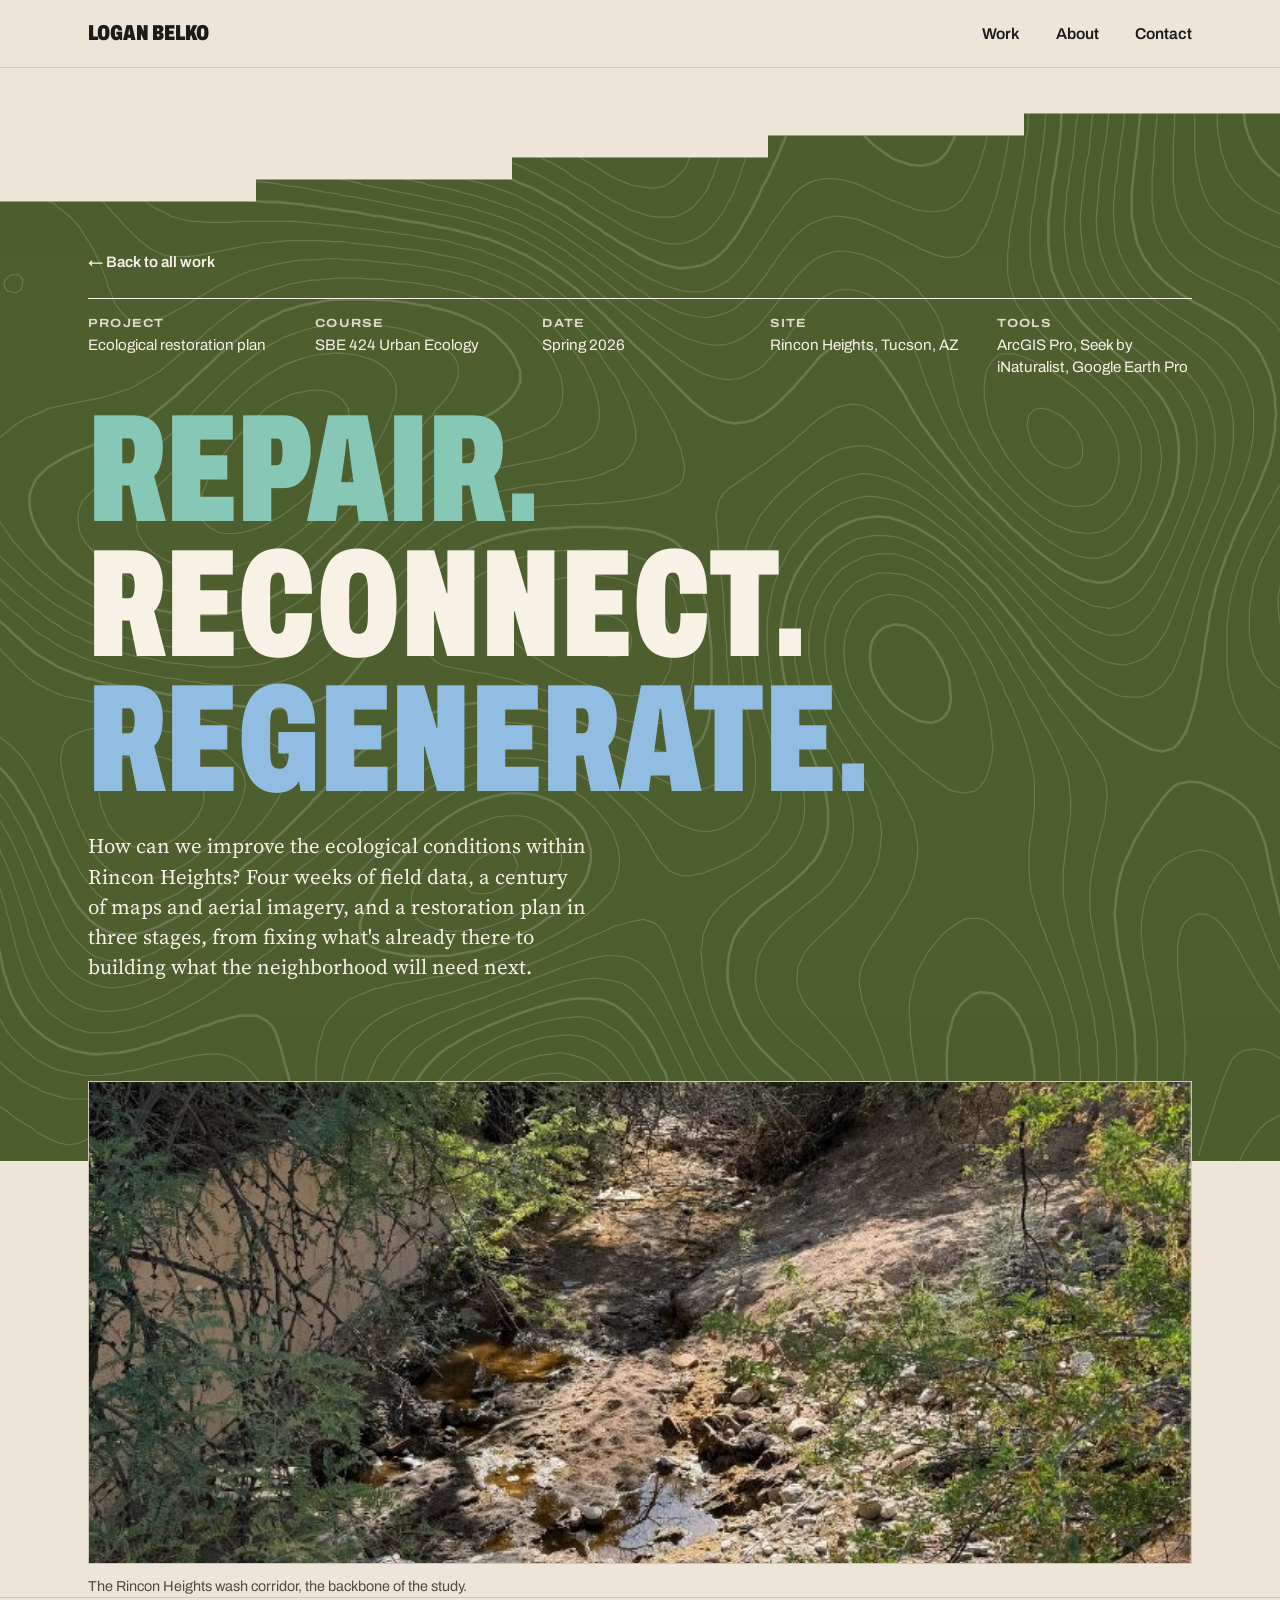
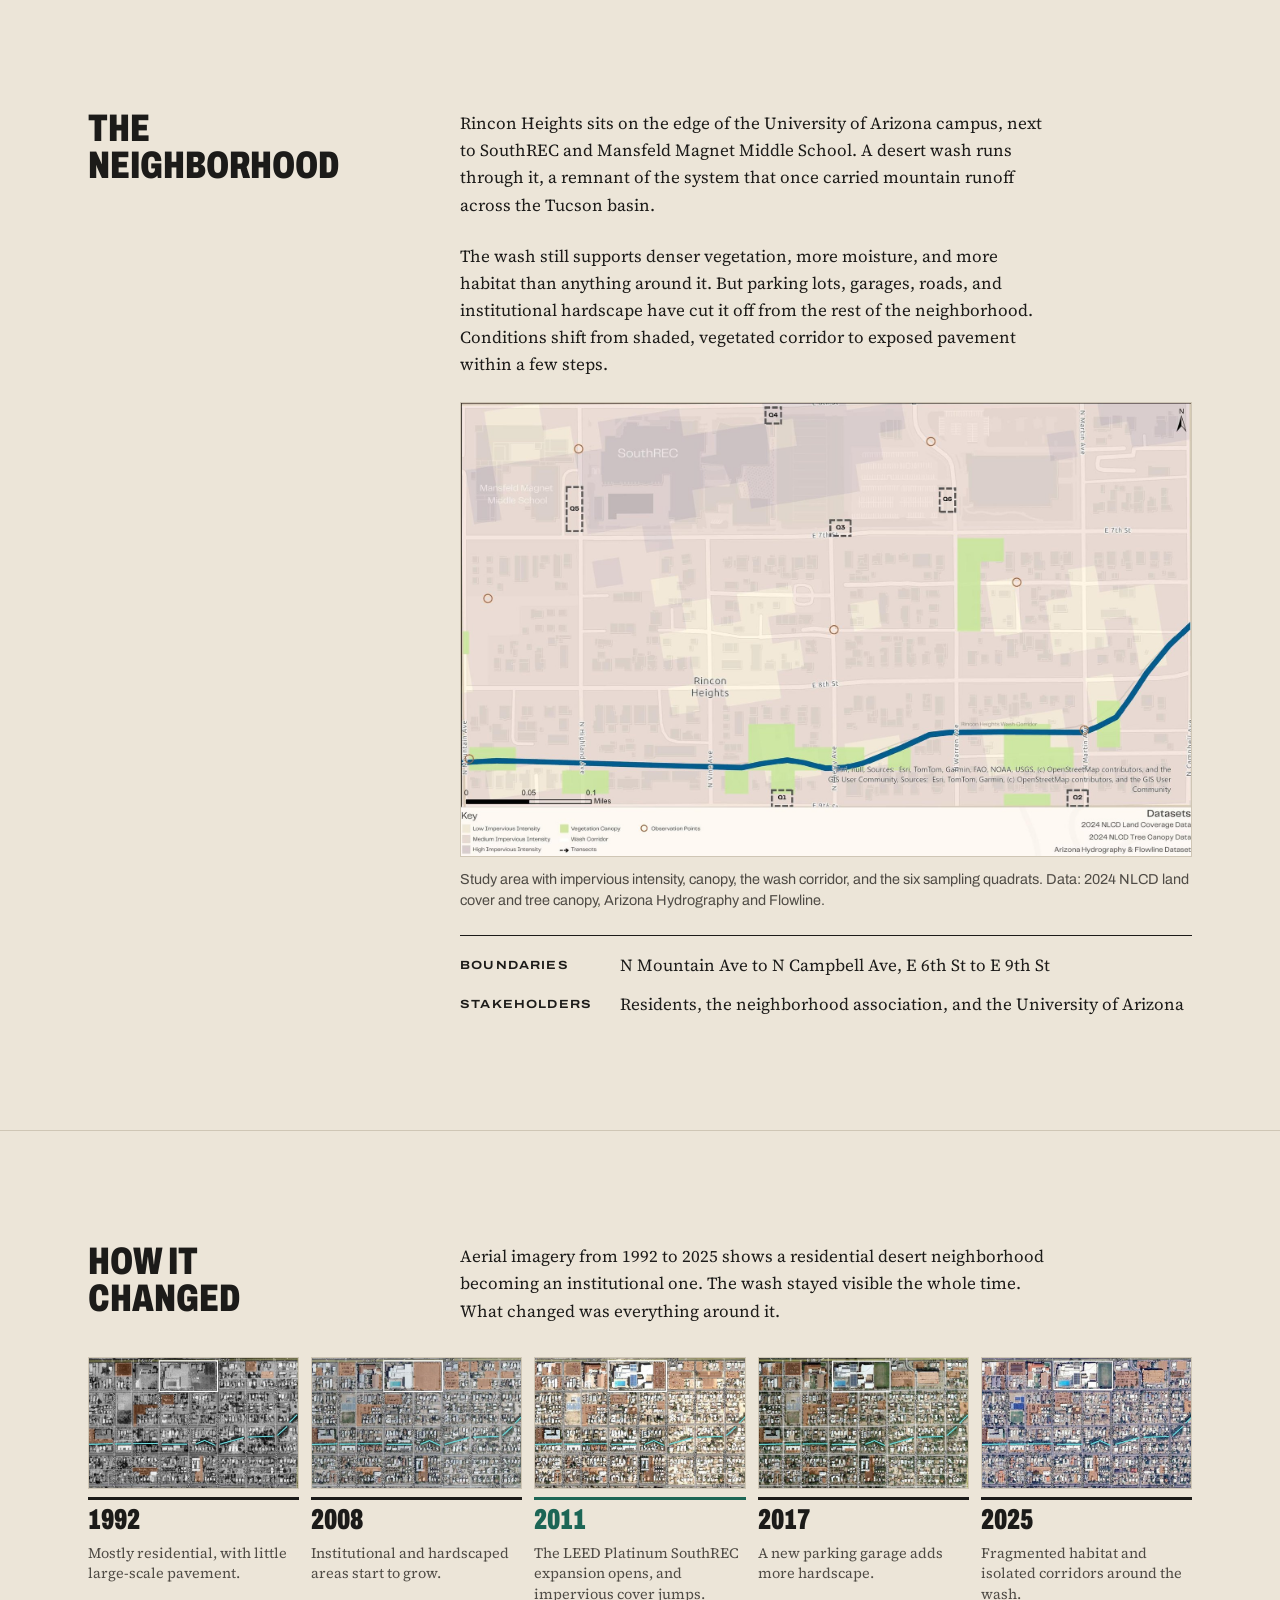
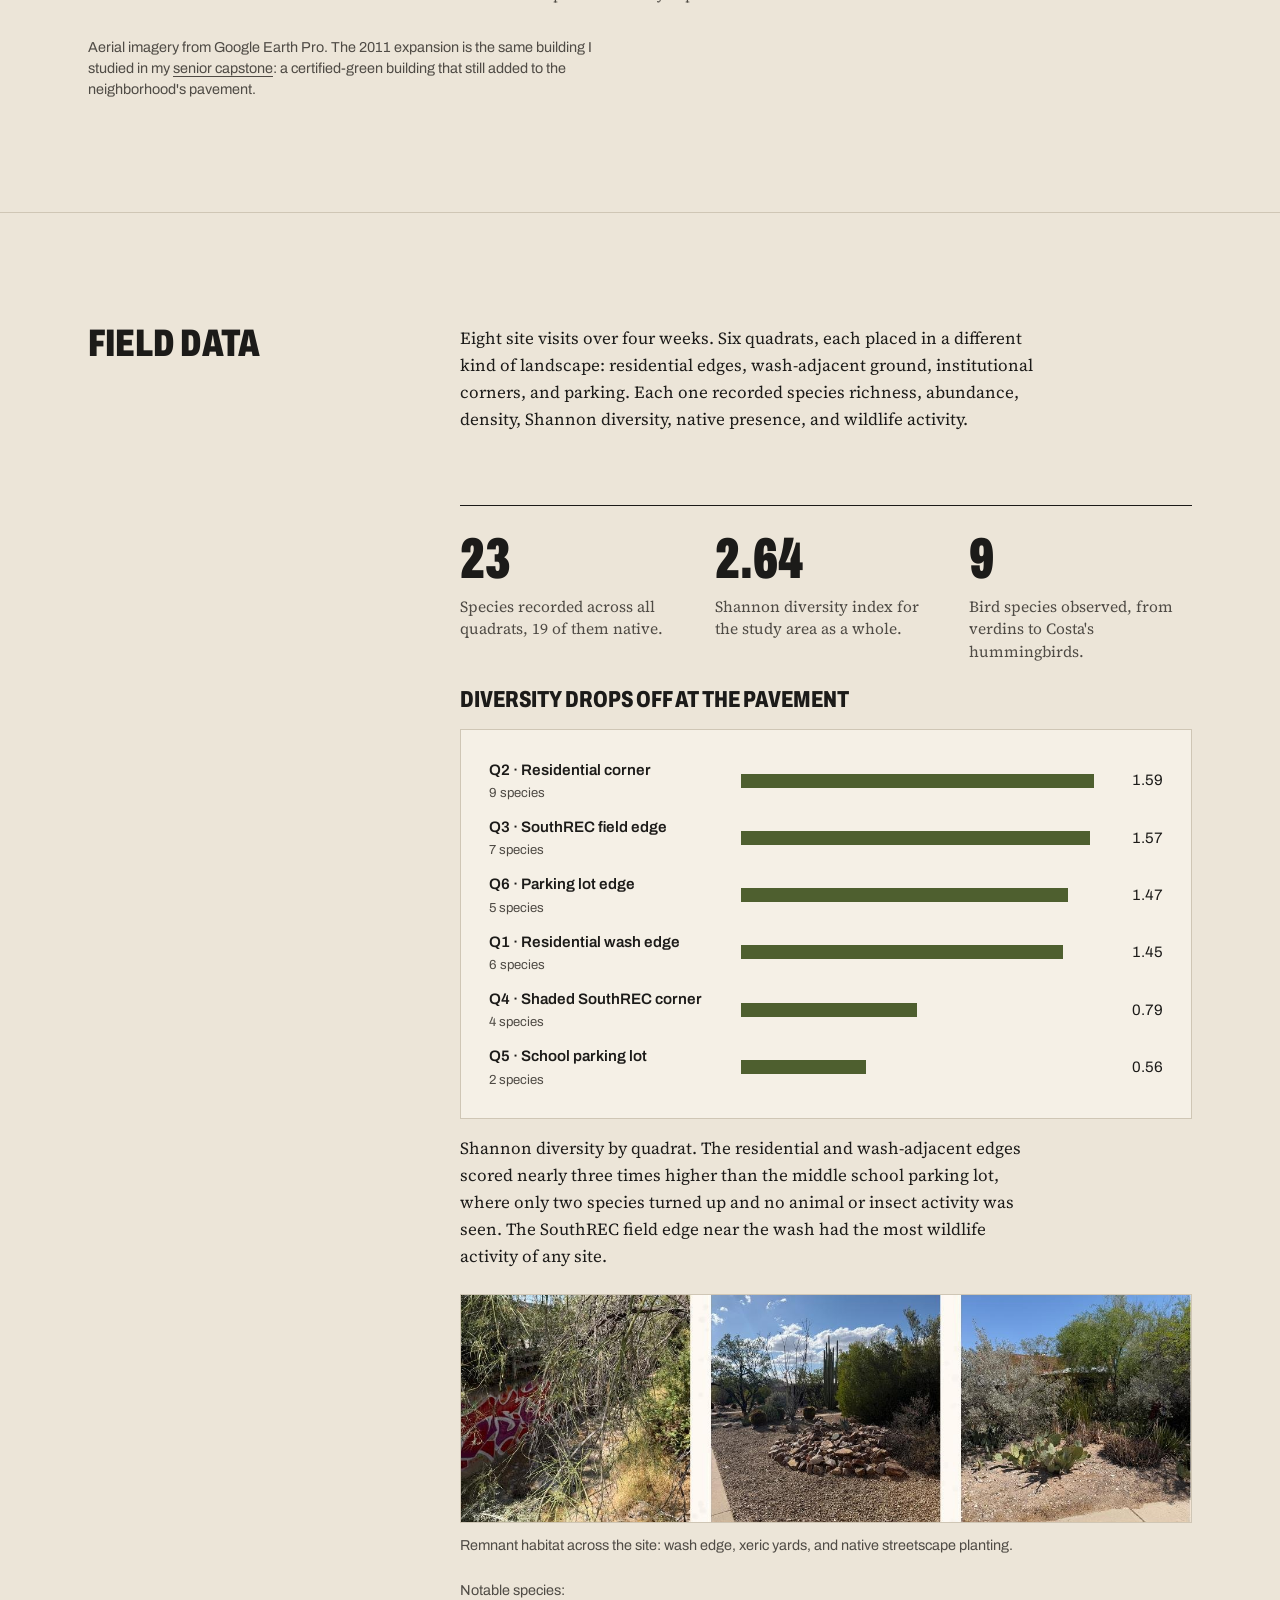
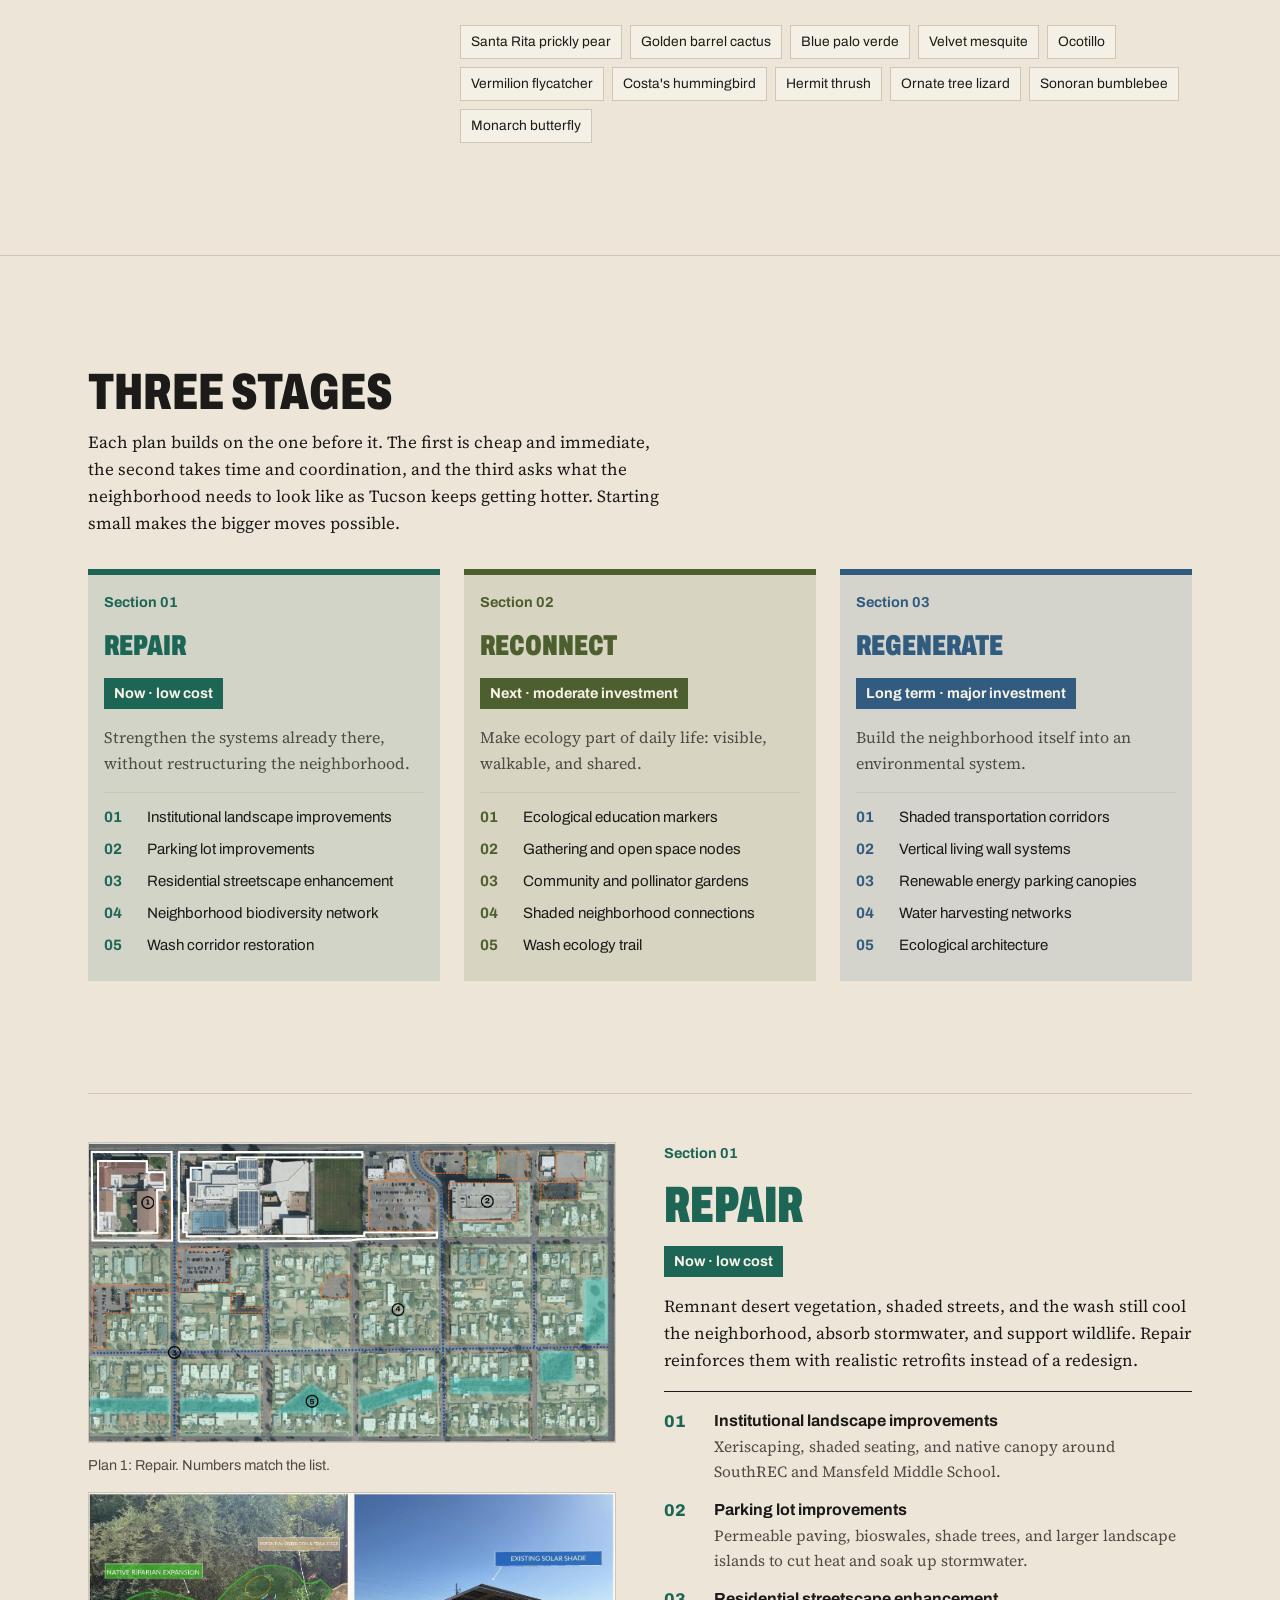
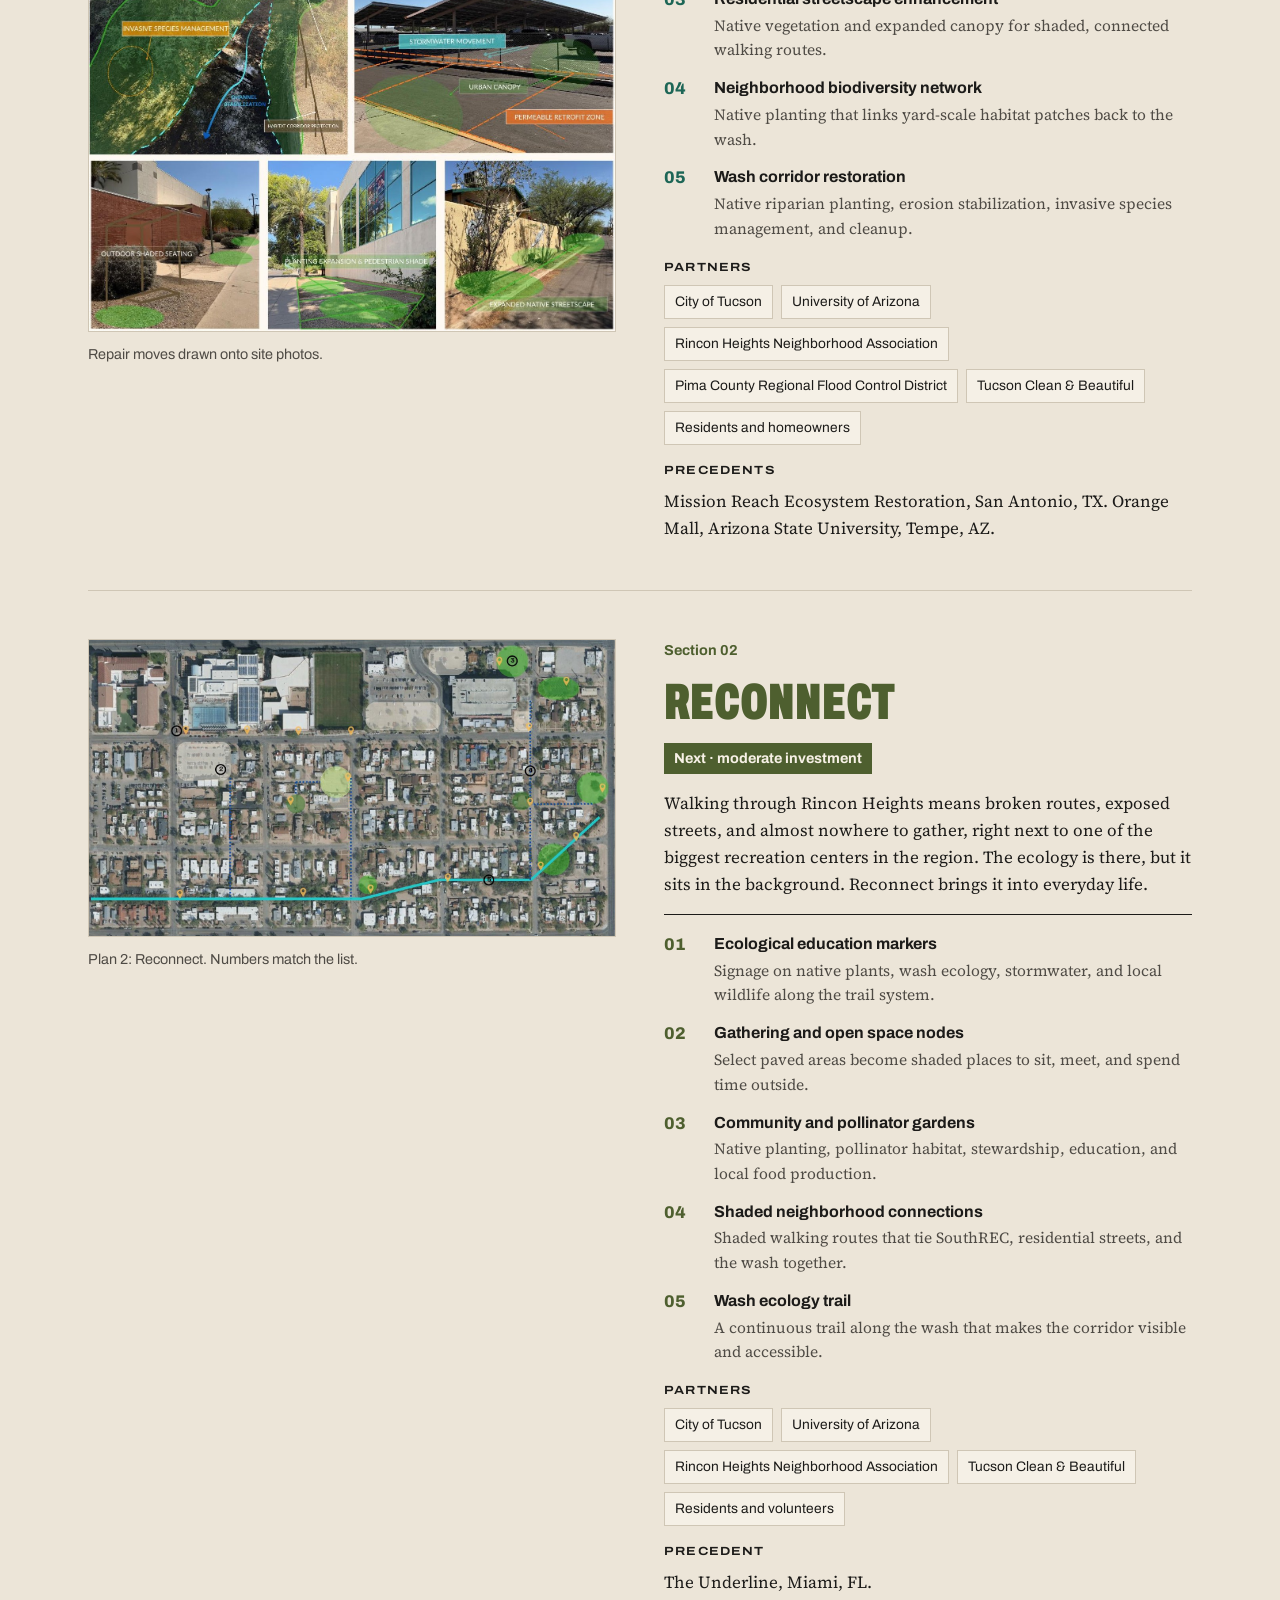
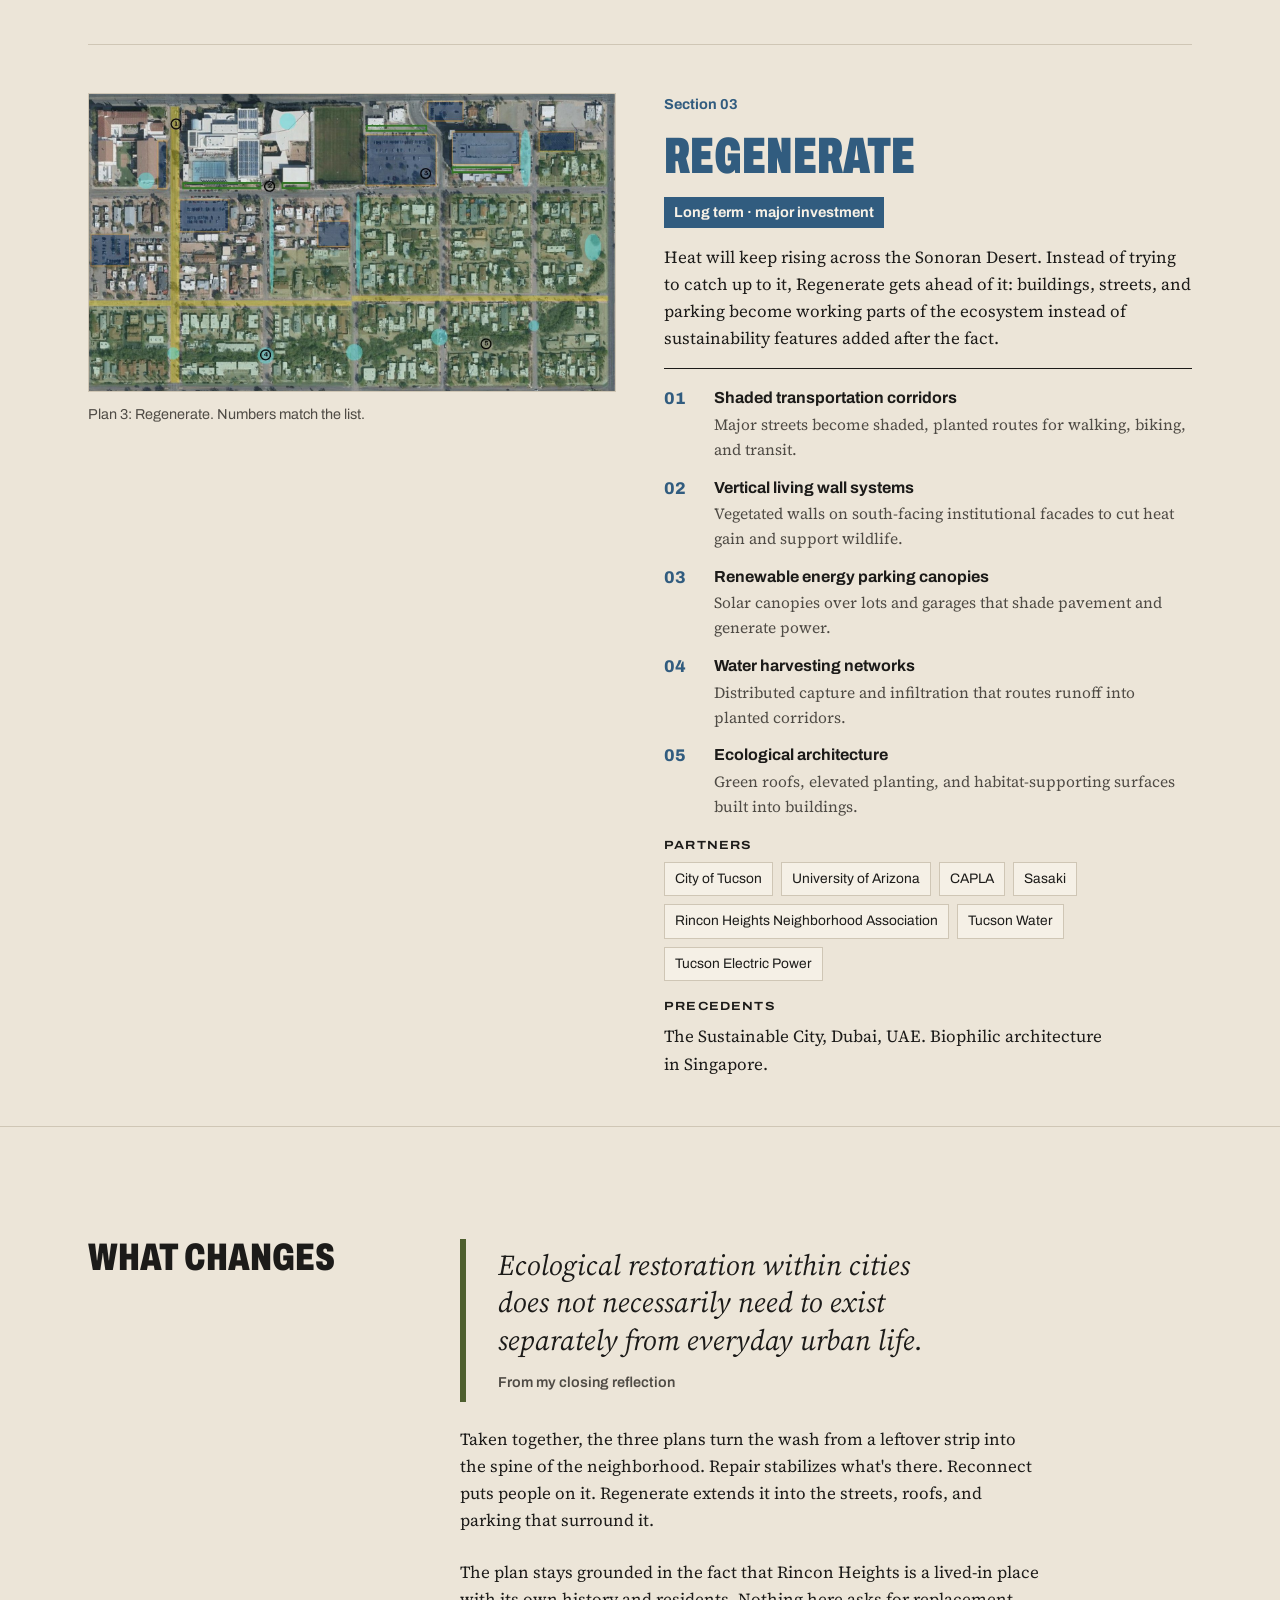
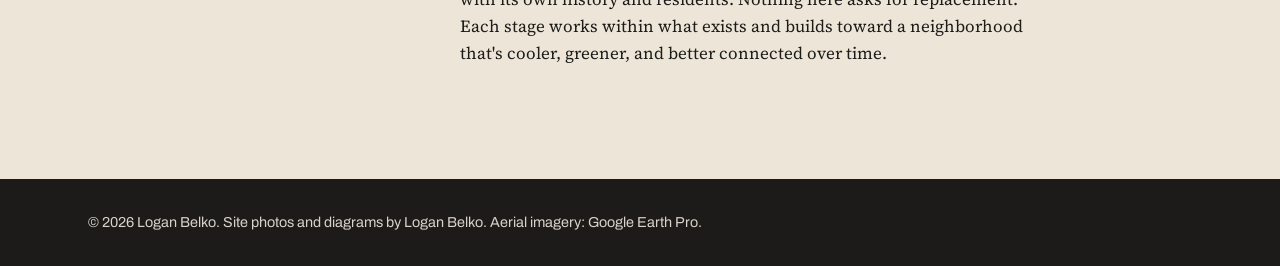
<file: rincon.html>
<!doctype html>
<html lang="en">
<head>
<meta charset="utf-8">
<meta name="viewport" content="width=device-width, initial-scale=1, viewport-fit=cover">
<title>Repair, Reconnect, Regenerate | Logan Belko</title>
<meta name="description" content="Ecological field study and three-stage restoration plan for the Rincon Heights neighborhood in Tucson, by Logan Belko.">
  <meta property="og:type" content="website">
  <meta property="og:site_name" content="Logan Belko">
  <meta property="og:title" content="Repair, Reconnect, Regenerate · Logan Belko">
  <meta property="og:description" content="Ecological field study and three-stage restoration plan for the Rincon Heights neighborhood in Tucson, by Logan Belko.">
  <meta property="og:url" content="https://loganbelko.github.io/Logan-Belko-Portfolio/rincon.html">
  <meta property="og:image" content="https://loganbelko.github.io/Logan-Belko-Portfolio/assets/img/og/rincon.jpg">
  <meta property="og:image:width" content="1200">
  <meta property="og:image:height" content="630">
  <meta property="og:image:alt" content="Repair, Reconnect, Regenerate · Logan Belko">
  <meta name="twitter:card" content="summary_large_image">
<link rel="preconnect" href="https://fonts.googleapis.com">
<link rel="preconnect" href="https://fonts.gstatic.com" crossorigin>
<link rel="stylesheet" href="https://fonts.googleapis.com/css2?family=Archivo:wdth,wght@62..125,400..900&family=Source+Serif+4:ital,opsz,wght@0,8..60,400..600;1,8..60,400&display=swap">
<link rel="stylesheet" href="assets/site.css?v=12">
</head>
<body>

<nav class="nav" aria-label="Main">
  <div class="wrap">
    <a class="name" href="index.html">Logan Belko</a>
    <ul>
      <li><a href="work.html">Work</a></li>
      <li><a href="index.html#about">About</a></li>
      <li><a href="index.html#contact">Contact</a></li>
    </ul>
  </div>
</nav>

<main>
  <header class="p-hero field moss">
    <div class="wrap">
      <a class="back" href="work.html">Back to all work</a>
      <dl class="tblock">
        <div><dt>Project</dt><dd>Ecological restoration plan</dd></div>
        <div><dt>Course</dt><dd>SBE 424 Urban Ecology</dd></div>
        <div><dt>Date</dt><dd>Spring 2026</dd></div>
        <div><dt>Site</dt><dd>Rincon Heights, Tucson, AZ</dd></div>
        <div><dt>Tools</dt><dd>ArcGIS Pro, Seek by iNaturalist, Google Earth Pro</dd></div>
      </dl>
      <h1 class="vh">Repair, Reconnect, Regenerate</h1>
      <p class="thesis" aria-hidden="true"><span>Repair.</span><span>Reconnect.</span><span>Regenerate.</span></p>
      <p class="sub">How can we improve the ecological conditions within Rincon Heights? Four weeks of field data, a century of maps and aerial imagery, and a restoration plan in three stages, from fixing what's already there to building what the neighborhood will need next.</p>
    </div>
  </header>

  <div class="wrap">
    <figure class="poster">
      <img src="assets/img/rincon-wash.jpg" width="720" height="864" style="width:100%; aspect-ratio: 16 / 7; object-fit: cover" alt="The dry wash running through Rincon Heights, lined with mesquite and dense brush.">
      <figcaption>The Rincon Heights wash corridor, the backbone of the study.</figcaption>
    </figure>
  </div>

  <section class="p-section" aria-labelledby="site-h">
    <div class="wrap split">
      <h2 id="site-h">The neighborhood</h2>
      <div class="content">
        <p>Rincon Heights sits on the edge of the University of Arizona campus, next to SouthREC and Mansfeld Magnet Middle School. A desert wash runs through it, a remnant of the system that once carried mountain runoff across the Tucson basin.</p>
        <p>The wash still supports denser vegetation, more moisture, and more habitat than anything around it. But parking lots, garages, roads, and institutional hardscape have cut it off from the rest of the neighborhood. Conditions shift from shaded, vegetated corridor to exposed pavement within a few steps.</p>
        <figure class="fig">
          <img src="assets/img/rincon-site-map.jpg" width="1800" height="1117" alt="Map of Rincon Heights showing impervious surface intensity, vegetation canopy, the wash corridor in blue, six quadrat locations labeled Q1 through Q6, and observation points.">
          <figcaption>Study area with impervious intensity, canopy, the wash corridor, and the six sampling quadrats. Data: 2024 NLCD land cover and tree canopy, Arizona Hydrography and Flowline.</figcaption>
        </figure>
        <dl class="spec">
          <div><dt>Boundaries</dt><dd>N Mountain Ave to N Campbell Ave, E 6th St to E 9th St</dd></div>
          <div><dt>Stakeholders</dt><dd>Residents, the neighborhood association, and the University of Arizona</dd></div>
        </dl>
      </div>
    </div>
  </section>

  <section class="p-section" aria-labelledby="time-h">
    <div class="wrap flow">
      <div class="split">
        <h2 id="time-h">How it changed</h2>
        <div class="content">
          <p>Aerial imagery from 1992 to 2025 shows a residential desert neighborhood becoming an institutional one. The wash stayed visible the whole time. What changed was everything around it.</p>
        </div>
      </div>
      <div class="timeline-wrap">
        <ol class="timeline">
          <li><img src="assets/img/rincon-aerial-1992.jpg" width="776" height="450" alt="1992 grayscale aerial of Rincon Heights."><b>1992</b><span>Mostly residential, with little large-scale pavement.</span></li>
          <li><img src="assets/img/rincon-aerial-2008.jpg" width="784" height="450" alt="2008 aerial of Rincon Heights."><b>2008</b><span>Institutional and hardscaped areas start to grow.</span></li>
          <li class="key"><img src="assets/img/rincon-aerial-2011.jpg" width="778" height="450" alt="2011 aerial of Rincon Heights after the SouthREC expansion."><b>2011</b><span>The LEED Platinum SouthREC expansion opens, and impervious cover jumps.</span></li>
          <li><img src="assets/img/rincon-aerial-2017.jpg" width="784" height="450" alt="2017 aerial of Rincon Heights."><b>2017</b><span>A new parking garage adds more hardscape.</span></li>
          <li><img src="assets/img/rincon-aerial-2025.jpg" width="778" height="450" alt="2025 aerial of Rincon Heights."><b>2025</b><span>Fragmented habitat and isolated corridors around the wash.</span></li>
        </ol>
      </div>
      <p class="small">Aerial imagery from Google Earth Pro. The 2011 expansion is the same building I studied in my <a href="capstone.html">senior capstone</a>: a certified-green building that still added to the neighborhood's pavement.</p>
    </div>
  </section>

  <section class="p-section" aria-labelledby="field-h">
    <div class="wrap split">
      <h2 id="field-h">Field data</h2>
      <div class="content">
        <p>Eight site visits over four weeks. Six quadrats, each placed in a different kind of landscape: residential edges, wash-adjacent ground, institutional corners, and parking. Each one recorded species richness, abundance, density, Shannon diversity, native presence, and wildlife activity.</p>
        <div class="keyfigs">
          <div><b>23</b><span>Species recorded across all quadrats, 19 of them native.</span></div>
          <div><b>2.64</b><span>Shannon diversity index for the study area as a whole.</span></div>
          <div><b>9</b><span>Bird species observed, from verdins to Costa's hummingbirds.</span></div>
        </div>
        <div class="finding">
          <h3>Diversity drops off at the pavement</h3>
          <div class="chart-card">
            <div class="hbars moss q" id="quads"></div>
          </div>
          <p>Shannon diversity by quadrat. The residential and wash-adjacent edges scored nearly three times higher than the middle school parking lot, where only two species turned up and no animal or insect activity was seen. The SouthREC field edge near the wash had the most wildlife activity of any site.</p>
        </div>
        <figure class="fig">
          <img src="assets/img/rincon-conditions.jpg" width="1258" height="391" alt="Three site photos: dense brush with graffiti along the wash, a xeric garden with a saguaro and stacked rocks, and native desert planting along a sidewalk.">
          <figcaption>Remnant habitat across the site: wash edge, xeric yards, and native streetscape planting.</figcaption>
        </figure>
        <p class="small">Notable species:</p>
        <ul class="chips">
          <li>Santa Rita prickly pear</li><li>Golden barrel cactus</li><li>Blue palo verde</li><li>Velvet mesquite</li><li>Ocotillo</li>
          <li>Vermilion flycatcher</li><li>Costa's hummingbird</li><li>Hermit thrush</li><li>Ornate tree lizard</li><li>Sonoran bumblebee</li><li>Monarch butterfly</li>
        </ul>
      </div>
    </div>
  </section>

  <section class="p-section" aria-labelledby="int-h">
    <div class="wrap flow">
      <div class="flow-sm">
        <h2 id="int-h">Three stages</h2>
        <p>Each plan builds on the one before it. The first is cheap and immediate, the second takes time and coordination, and the third asks what the neighborhood needs to look like as Tucson keeps getting hotter. Starting small makes the bigger moves possible.</p>
      </div>
      <div class="tiers">
        <article class="tier t1">
          <span class="sec">Section 01</span>
          <h3>Repair</h3>
          <span class="when" style="--c: var(--pine)">Now · low cost</span>
          <p>Strengthen the systems already there, without restructuring the neighborhood.</p>
          <ol>
            <li>Institutional landscape improvements</li>
            <li>Parking lot improvements</li>
            <li>Residential streetscape enhancement</li>
            <li>Neighborhood biodiversity network</li>
            <li>Wash corridor restoration</li>
          </ol>
        </article>
        <article class="tier t2">
          <span class="sec">Section 02</span>
          <h3>Reconnect</h3>
          <span class="when" style="--c: var(--moss)">Next · moderate investment</span>
          <p>Make ecology part of daily life: visible, walkable, and shared.</p>
          <ol>
            <li>Ecological education markers</li>
            <li>Gathering and open space nodes</li>
            <li>Community and pollinator gardens</li>
            <li>Shaded neighborhood connections</li>
            <li>Wash ecology trail</li>
          </ol>
        </article>
        <article class="tier t3">
          <span class="sec">Section 03</span>
          <h3>Regenerate</h3>
          <span class="when" style="--c: var(--harbor)">Long term · major investment</span>
          <p>Build the neighborhood itself into an environmental system.</p>
          <ol>
            <li>Shaded transportation corridors</li>
            <li>Vertical living wall systems</li>
            <li>Renewable energy parking canopies</li>
            <li>Water harvesting networks</li>
            <li>Ecological architecture</li>
          </ol>
        </article>
      </div>
    </div>
  </section>

  <div class="wrap">
    <section class="layer tier-sec t1" aria-labelledby="t1-h">
      <div class="figs">
        <figure>
          <img src="assets/img/rincon-plan-repair.jpg" width="1568" height="890" alt="Aerial plan of Rincon Heights marking five Repair interventions: institutional landscapes around SouthREC, parking lot retrofits, shaded residential streets, a biodiversity network, and wash corridor restoration.">
          <figcaption>Plan 1: Repair. Numbers match the list.</figcaption>
        </figure>
        <figure>
          <img src="assets/img/rincon-repair-diagrams.jpg" width="1327" height="1105" alt="Annotated site photos showing native riparian expansion and invasive species management along the wash, stormwater movement and permeable retrofit zones under existing solar shade, and shaded seating and native streetscape planting.">
          <figcaption>Repair moves drawn onto site photos.</figcaption>
        </figure>
      </div>
      <div class="n">
        <span class="idx">Section 01</span>
        <h2 id="t1-h">Repair</h2>
        <span class="when">Now · low cost</span>
        <p>Remnant desert vegetation, shaded streets, and the wash still cool the neighborhood, absorb stormwater, and support wildlife. Repair reinforces them with realistic retrofits instead of a redesign.</p>
        <ol class="steps">
          <li><b>Institutional landscape improvements</b><span>Xeriscaping, shaded seating, and native canopy around SouthREC and Mansfeld Middle School.</span></li>
          <li><b>Parking lot improvements</b><span>Permeable paving, bioswales, shade trees, and larger landscape islands to cut heat and soak up stormwater.</span></li>
          <li><b>Residential streetscape enhancement</b><span>Native vegetation and expanded canopy for shaded, connected walking routes.</span></li>
          <li><b>Neighborhood biodiversity network</b><span>Native planting that links yard-scale habitat patches back to the wash.</span></li>
          <li><b>Wash corridor restoration</b><span>Native riparian planting, erosion stabilization, invasive species management, and cleanup.</span></li>
        </ol>
        <div class="meta-row"><b>Partners</b>
          <ul class="chips"><li>City of Tucson</li><li>University of Arizona</li><li>Rincon Heights Neighborhood Association</li><li>Pima County Regional Flood Control District</li><li>Tucson Clean &amp; Beautiful</li><li>Residents and homeowners</li></ul>
        </div>
        <div class="meta-row"><b>Precedents</b>
          <p>Mission Reach Ecosystem Restoration, San Antonio, TX. Orange Mall, Arizona State University, Tempe, AZ.</p>
        </div>
      </div>
    </section>

    <section class="layer tier-sec t2" aria-labelledby="t2-h">
      <div class="figs">
        <figure>
          <img src="assets/img/rincon-plan-reconnect.jpg" width="1568" height="884" alt="Aerial plan of Rincon Heights marking Reconnect interventions: education markers, gathering nodes, gardens, shaded connections, and a continuous wash ecology trail in blue.">
          <figcaption>Plan 2: Reconnect. Numbers match the list.</figcaption>
        </figure>
      </div>
      <div class="n">
        <span class="idx">Section 02</span>
        <h2 id="t2-h">Reconnect</h2>
        <span class="when">Next · moderate investment</span>
        <p>Walking through Rincon Heights means broken routes, exposed streets, and almost nowhere to gather, right next to one of the biggest recreation centers in the region. The ecology is there, but it sits in the background. Reconnect brings it into everyday life.</p>
        <ol class="steps">
          <li><b>Ecological education markers</b><span>Signage on native plants, wash ecology, stormwater, and local wildlife along the trail system.</span></li>
          <li><b>Gathering and open space nodes</b><span>Select paved areas become shaded places to sit, meet, and spend time outside.</span></li>
          <li><b>Community and pollinator gardens</b><span>Native planting, pollinator habitat, stewardship, education, and local food production.</span></li>
          <li><b>Shaded neighborhood connections</b><span>Shaded walking routes that tie SouthREC, residential streets, and the wash together.</span></li>
          <li><b>Wash ecology trail</b><span>A continuous trail along the wash that makes the corridor visible and accessible.</span></li>
        </ol>
        <div class="meta-row"><b>Partners</b>
          <ul class="chips"><li>City of Tucson</li><li>University of Arizona</li><li>Rincon Heights Neighborhood Association</li><li>Tucson Clean &amp; Beautiful</li><li>Residents and volunteers</li></ul>
        </div>
        <div class="meta-row"><b>Precedent</b>
          <p>The Underline, Miami, FL.</p>
        </div>
      </div>
    </section>

    <section class="layer tier-sec t3" aria-labelledby="t3-h">
      <div class="figs">
        <figure>
          <img src="assets/img/rincon-plan-regenerate.jpg" width="1568" height="884" alt="Aerial plan of Rincon Heights marking Regenerate interventions: shaded transportation corridors in yellow, living walls, solar parking canopies in blue, water harvesting basins, and ecological architecture.">
          <figcaption>Plan 3: Regenerate. Numbers match the list.</figcaption>
        </figure>
      </div>
      <div class="n">
        <span class="idx">Section 03</span>
        <h2 id="t3-h">Regenerate</h2>
        <span class="when">Long term · major investment</span>
        <p>Heat will keep rising across the Sonoran Desert. Instead of trying to catch up to it, Regenerate gets ahead of it: buildings, streets, and parking become working parts of the ecosystem instead of sustainability features added after the fact.</p>
        <ol class="steps">
          <li><b>Shaded transportation corridors</b><span>Major streets become shaded, planted routes for walking, biking, and transit.</span></li>
          <li><b>Vertical living wall systems</b><span>Vegetated walls on south-facing institutional facades to cut heat gain and support wildlife.</span></li>
          <li><b>Renewable energy parking canopies</b><span>Solar canopies over lots and garages that shade pavement and generate power.</span></li>
          <li><b>Water harvesting networks</b><span>Distributed capture and infiltration that routes runoff into planted corridors.</span></li>
          <li><b>Ecological architecture</b><span>Green roofs, elevated planting, and habitat-supporting surfaces built into buildings.</span></li>
        </ol>
        <div class="meta-row"><b>Partners</b>
          <ul class="chips"><li>City of Tucson</li><li>University of Arizona</li><li>CAPLA</li><li>Sasaki</li><li>Rincon Heights Neighborhood Association</li><li>Tucson Water</li><li>Tucson Electric Power</li></ul>
        </div>
        <div class="meta-row"><b>Precedents</b>
          <p>The Sustainable City, Dubai, UAE. Biophilic architecture in Singapore.</p>
        </div>
      </div>
    </section>
  </div>

  <section class="p-section" aria-labelledby="out-h">
    <div class="wrap split">
      <h2 id="out-h">What changes</h2>
      <div class="content">
        <blockquote class="quote">
          <p>Ecological restoration within cities does not necessarily need to exist separately from everyday urban life.</p>
          <cite>From my closing reflection</cite>
        </blockquote>
        <p>Taken together, the three plans turn the wash from a leftover strip into the spine of the neighborhood. Repair stabilizes what's there. Reconnect puts people on it. Regenerate extends it into the streets, roofs, and parking that surround it.</p>
        <p>The plan stays grounded in the fact that Rincon Heights is a lived-in place with its own history and residents. Nothing here asks for replacement. Each stage works within what exists and builds toward a neighborhood that's cooler, greener, and better connected over time.</p>
      </div>
    </div>
  </section>
</main>

<footer><div class="wrap"><span>© 2026 Logan Belko. Site photos and diagrams by Logan Belko. Aerial imagery: Google Earth Pro.</span></div></footer>

<script>
(function () {
  var q = [
    ['Q2 · Residential corner', 9, 1.59],
    ['Q3 · SouthREC field edge', 7, 1.57],
    ['Q6 · Parking lot edge', 5, 1.47],
    ['Q1 · Residential wash edge', 6, 1.45],
    ['Q4 · Shaded SouthREC corner', 4, 0.794],
    ['Q5 · School parking lot', 2, 0.562]
  ];
  document.getElementById('quads').innerHTML = q.map(function (r) {
    return '<div><b style="font-weight:600">' + r[0] + '<small>' + r[1] + ' species</small></b><i style="width:' + (r[2] / 1.6 * 100) + '%"></i><span>' + r[2].toFixed(2) + '</span></div>';
  }).join('');
})();
</script>
</body>
</html>
</file>
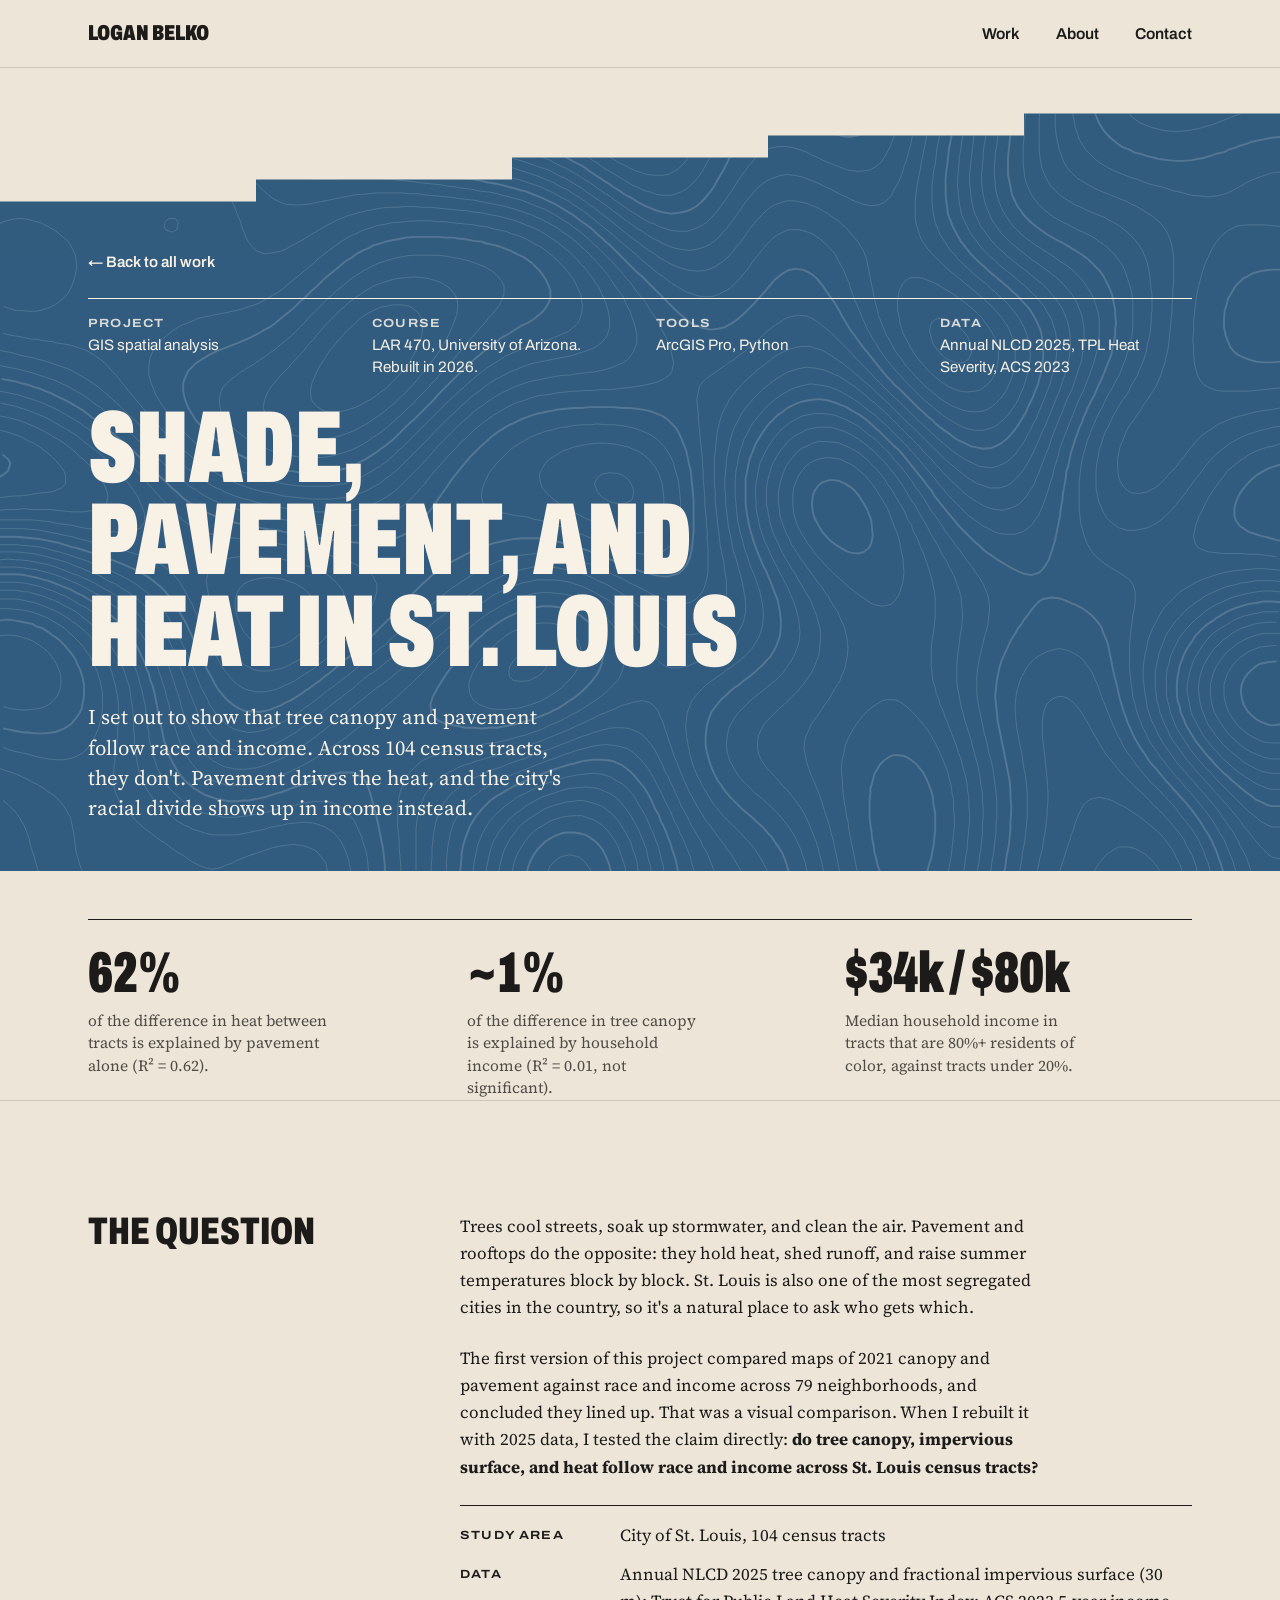
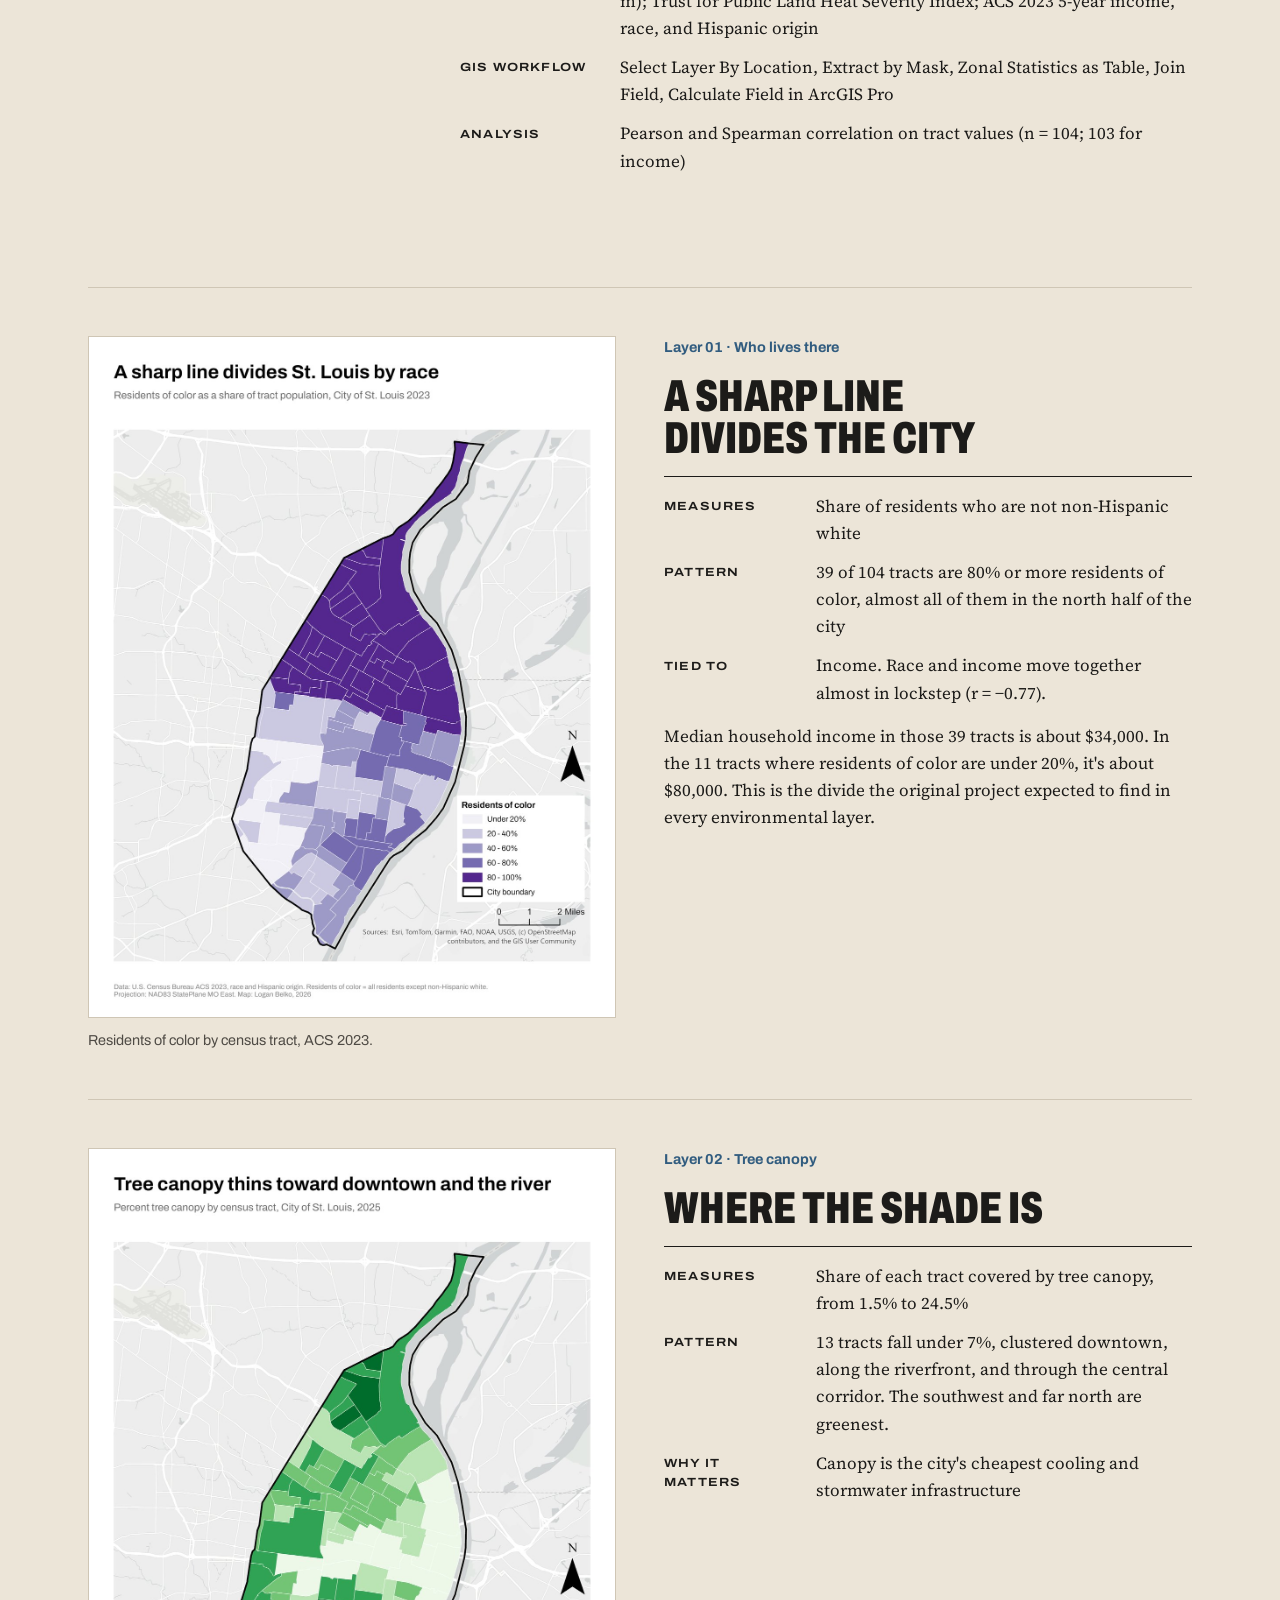
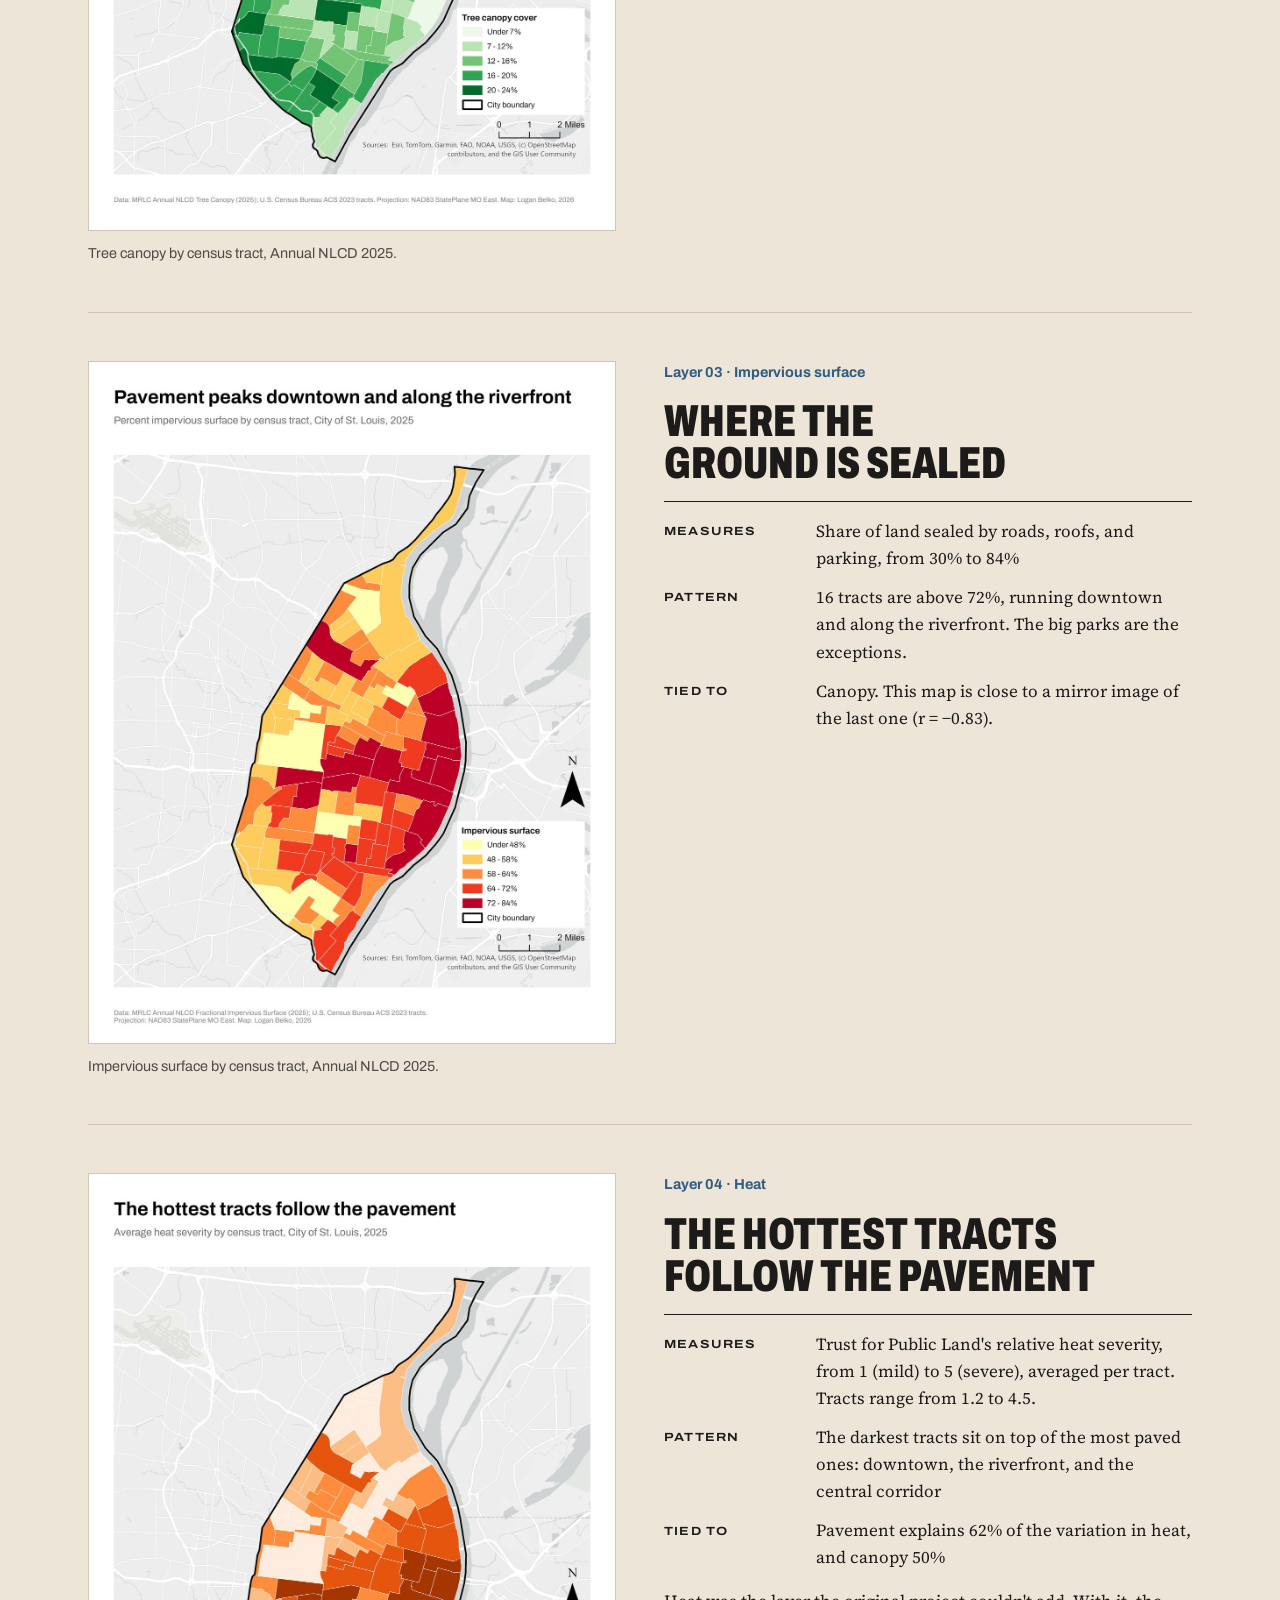
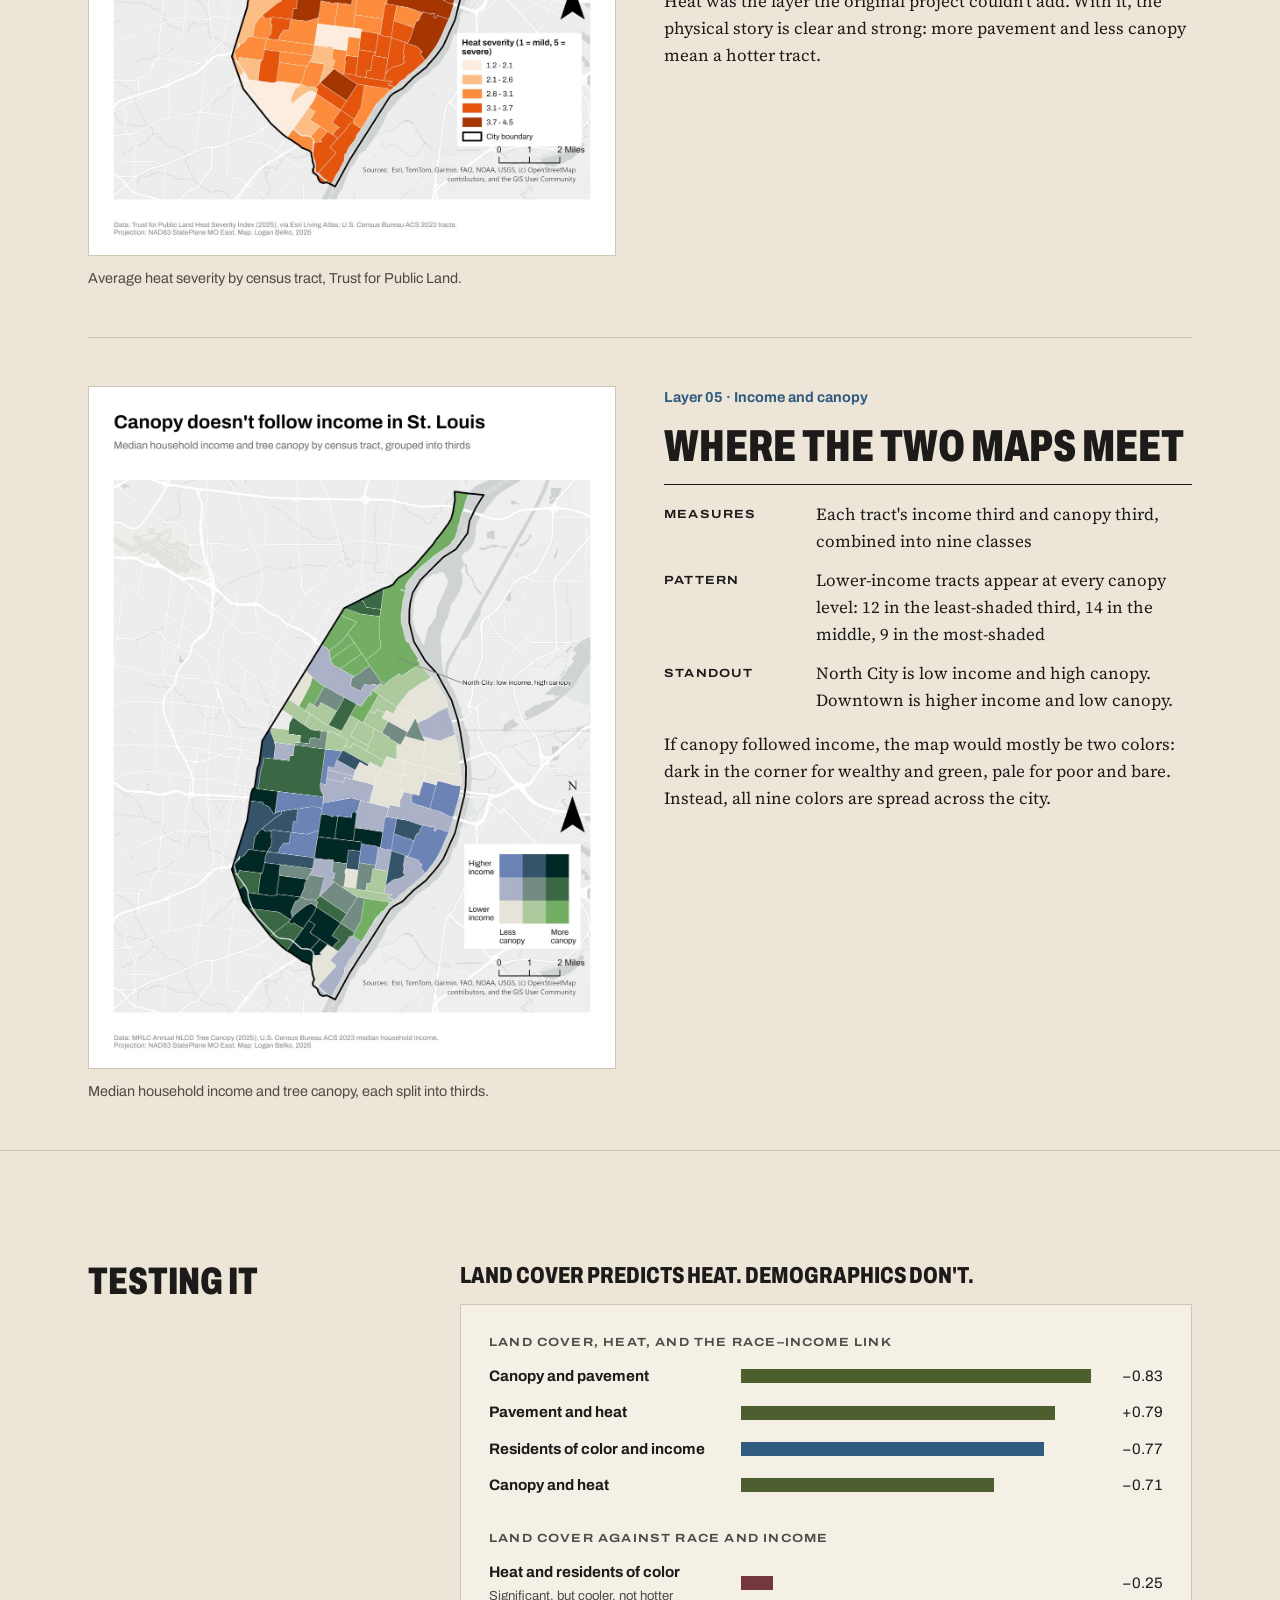
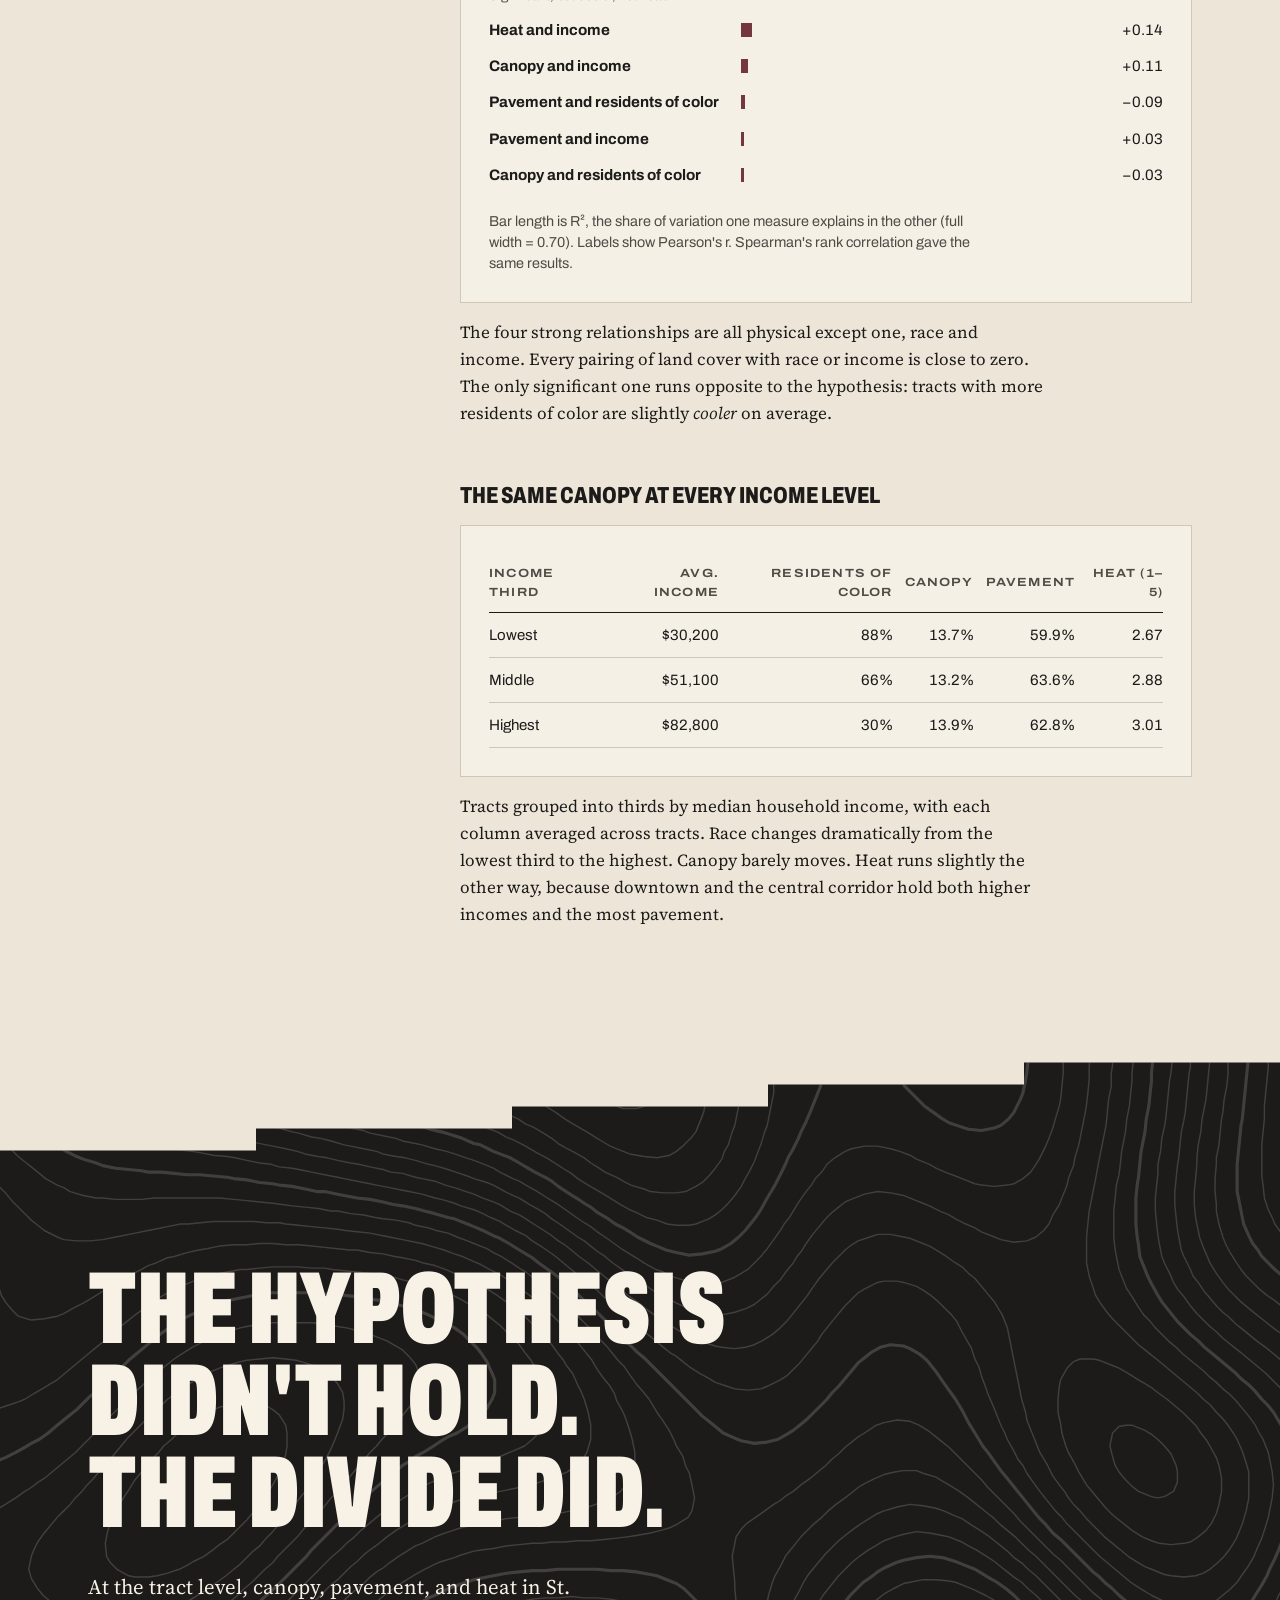
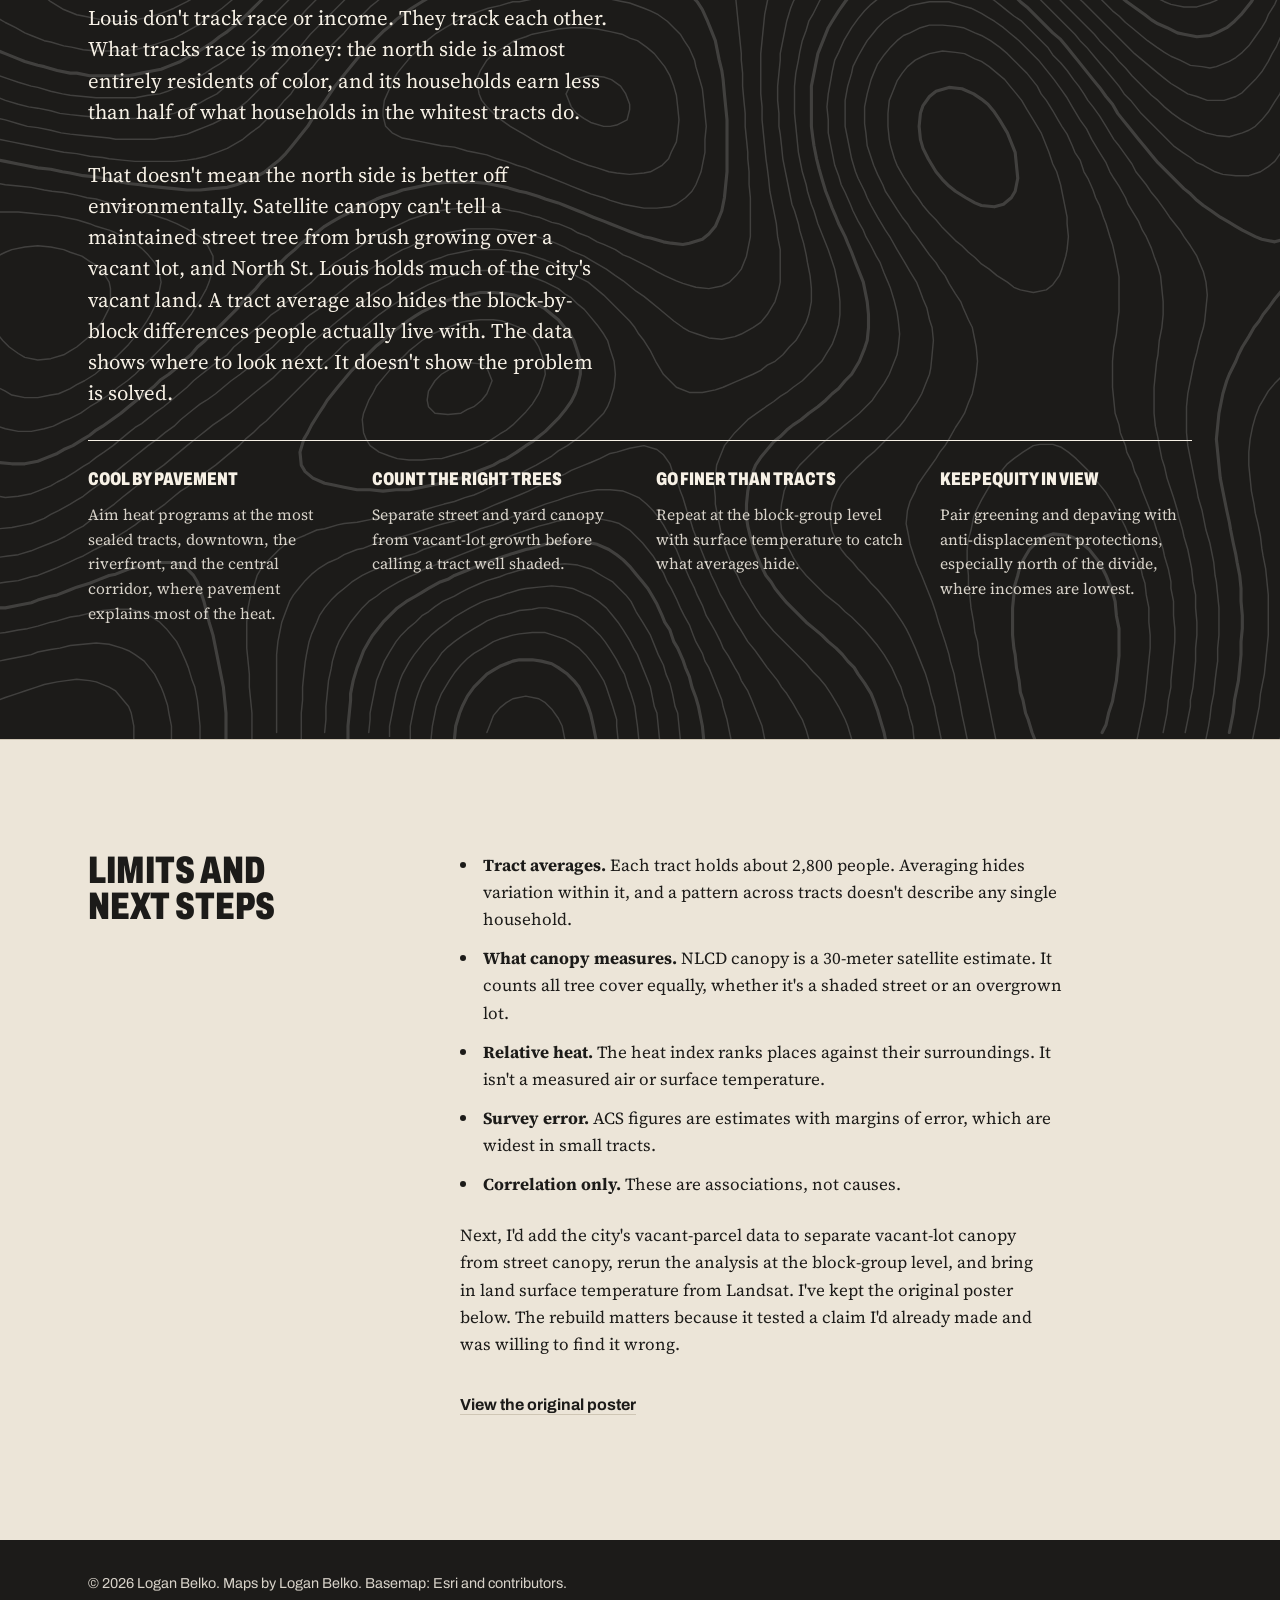
<file: stl-gis.html>
<!doctype html>
<html lang="en">
<head>
<meta charset="utf-8">
<meta name="viewport" content="width=device-width, initial-scale=1, viewport-fit=cover">
<title>Shade, Pavement, and Heat in St. Louis | Logan Belko</title>
<meta name="description" content="A GIS analysis by Logan Belko testing whether tree canopy, impervious surface, and heat follow race and income across 104 St. Louis census tracts.">
  <meta property="og:type" content="website">
  <meta property="og:site_name" content="Logan Belko">
  <meta property="og:title" content="Shade, Pavement, and Heat in St. Louis · Logan Belko">
  <meta property="og:description" content="A GIS analysis by Logan Belko testing whether tree canopy, impervious surface, and heat follow race and income across 104 St. Louis census tracts.">
  <meta property="og:url" content="https://loganbelko.github.io/Logan-Belko-Portfolio/stl-gis.html">
  <meta property="og:image" content="https://loganbelko.github.io/Logan-Belko-Portfolio/assets/img/og/stl-gis.jpg">
  <meta property="og:image:width" content="1200">
  <meta property="og:image:height" content="630">
  <meta property="og:image:alt" content="Shade, Pavement, and Heat in St. Louis · Logan Belko">
  <meta name="twitter:card" content="summary_large_image">
<link rel="preconnect" href="https://fonts.googleapis.com">
<link rel="preconnect" href="https://fonts.gstatic.com" crossorigin>
<link rel="stylesheet" href="https://fonts.googleapis.com/css2?family=Archivo:wdth,wght@62..125,400..900&family=Source+Serif+4:ital,opsz,wght@0,8..60,400..600;1,8..60,400&display=swap">
<link rel="stylesheet" href="assets/site.css?v=12">
</head>
<body>

<nav class="nav" aria-label="Main">
  <div class="wrap">
    <a class="name" href="index.html">Logan Belko</a>
    <ul>
      <li><a href="work.html">Work</a></li>
      <li><a href="index.html#about">About</a></li>
      <li><a href="index.html#contact">Contact</a></li>
    </ul>
  </div>
</nav>

<main>
  <header class="p-hero field harbor">
    <div class="wrap">
      <a class="back" href="work.html">Back to all work</a>
      <dl class="tblock">
        <div><dt>Project</dt><dd>GIS spatial analysis</dd></div>
        <div><dt>Course</dt><dd>LAR 470, University of Arizona. Rebuilt in 2026.</dd></div>
        <div><dt>Tools</dt><dd>ArcGIS Pro, Python</dd></div>
        <div><dt>Data</dt><dd>Annual NLCD 2025, TPL Heat Severity, ACS 2023</dd></div>
      </dl>
      <h1>Shade, pavement, and heat in St. Louis</h1>
      <p class="sub">I set out to show that tree canopy and pavement follow race and income. Across 104 census tracts, they don't. Pavement drives the heat, and the city's racial divide shows up in income instead.</p>
    </div>
  </header>

  <div class="wrap">
    <div class="keyfigs">
      <div><b>62%</b><span>of the difference in heat between tracts is explained by pavement alone (R² = 0.62).</span></div>
      <div><b>~1%</b><span>of the difference in tree canopy is explained by household income (R² = 0.01, not significant).</span></div>
      <div><b>$34k / $80k</b><span>Median household income in tracts that are 80%+ residents of color, against tracts under 20%.</span></div>
    </div>
  </div>

  <section class="p-section" aria-labelledby="q-h">
    <div class="wrap split">
      <h2 id="q-h">The question</h2>
      <div class="content">
        <p>Trees cool streets, soak up stormwater, and clean the air. Pavement and rooftops do the opposite: they hold heat, shed runoff, and raise summer temperatures block by block. St. Louis is also one of the most segregated cities in the country, so it's a natural place to ask who gets which.</p>
        <p>The first version of this project compared maps of 2021 canopy and pavement against race and income across 79 neighborhoods, and concluded they lined up. That was a visual comparison. When I rebuilt it with 2025 data, I tested the claim directly: <strong>do tree canopy, impervious surface, and heat follow race and income across St. Louis census tracts?</strong></p>
        <dl class="spec">
          <div><dt>Study area</dt><dd>City of St. Louis, 104 census tracts</dd></div>
          <div><dt>Data</dt><dd>Annual NLCD 2025 tree canopy and fractional impervious surface (30 m); Trust for Public Land Heat Severity Index; ACS 2023 5-year income, race, and Hispanic origin</dd></div>
          <div><dt>GIS workflow</dt><dd>Select Layer By Location, Extract by Mask, Zonal Statistics as Table, Join Field, Calculate Field in ArcGIS Pro</dd></div>
          <div><dt>Analysis</dt><dd>Pearson and Spearman correlation on tract values (n = 104; 103 for income)</dd></div>
        </dl>
      </div>
    </div>
  </section>

  <div class="wrap">
    <section class="layer" aria-labelledby="l1-h">
      <figure>
        <img src="assets/img/stl-map-demographics.jpg" width="1200" height="1553" loading="lazy" alt="Map of residents of color as a share of tract population in St. Louis. Nearly every tract in the northern half is 80 to 100 percent residents of color, and the share drops sharply in the south, with the lowest shares in the southwest.">
        <figcaption>Residents of color by census tract, ACS 2023.</figcaption>
      </figure>
      <div class="n">
        <span class="idx">Layer 01 · Who lives there</span>
        <h2 id="l1-h">A sharp line divides the city</h2>
        <dl class="reads">
          <div><dt>Measures</dt><dd>Share of residents who are not non-Hispanic white</dd></div>
          <div><dt>Pattern</dt><dd>39 of 104 tracts are 80% or more residents of color, almost all of them in the north half of the city</dd></div>
          <div><dt>Tied to</dt><dd>Income. Race and income move together almost in lockstep (r = −0.77).</dd></div>
        </dl>
        <p>Median household income in those 39 tracts is about $34,000. In the 11 tracts where residents of color are under 20%, it's about $80,000. This is the divide the original project expected to find in every environmental layer.</p>
      </div>
    </section>

    <section class="layer" aria-labelledby="l2-h">
      <figure>
        <img src="assets/img/stl-map-canopy.jpg" width="1200" height="1553" loading="lazy" alt="Map of tree canopy by St. Louis census tract. Canopy is lowest, under 7 percent, downtown and along the central corridor and riverfront, and highest, 20 to 24 percent, in the southwest and far north.">
        <figcaption>Tree canopy by census tract, Annual NLCD 2025.</figcaption>
      </figure>
      <div class="n">
        <span class="idx">Layer 02 · Tree canopy</span>
        <h2 id="l2-h">Where the shade is</h2>
        <dl class="reads">
          <div><dt>Measures</dt><dd>Share of each tract covered by tree canopy, from 1.5% to 24.5%</dd></div>
          <div><dt>Pattern</dt><dd>13 tracts fall under 7%, clustered downtown, along the riverfront, and through the central corridor. The southwest and far north are greenest.</dd></div>
          <div><dt>Why it matters</dt><dd>Canopy is the city's cheapest cooling and stormwater infrastructure</dd></div>
        </dl>
      </div>
    </section>

    <section class="layer" aria-labelledby="l3-h">
      <figure>
        <img src="assets/img/stl-map-impervious.jpg" width="1200" height="1553" loading="lazy" alt="Map of impervious surface by St. Louis census tract. The highest values, 72 to 84 percent, run downtown, through the central corridor, and along the riverfront. The lowest are the large parks, including Forest Park.">
        <figcaption>Impervious surface by census tract, Annual NLCD 2025.</figcaption>
      </figure>
      <div class="n">
        <span class="idx">Layer 03 · Impervious surface</span>
        <h2 id="l3-h">Where the ground is sealed</h2>
        <dl class="reads">
          <div><dt>Measures</dt><dd>Share of land sealed by roads, roofs, and parking, from 30% to 84%</dd></div>
          <div><dt>Pattern</dt><dd>16 tracts are above 72%, running downtown and along the riverfront. The big parks are the exceptions.</dd></div>
          <div><dt>Tied to</dt><dd>Canopy. This map is close to a mirror image of the last one (r = −0.83).</dd></div>
        </dl>
      </div>
    </section>

    <section class="layer" aria-labelledby="l4-h">
      <figure>
        <img src="assets/img/stl-map-heat.jpg" width="1200" height="1553" loading="lazy" alt="Map of average heat severity by St. Louis census tract on a scale of 1 to 5. The hottest tracts line the riverfront and central corridor, matching the most paved tracts, while parks and the far north are mildest.">
        <figcaption>Average heat severity by census tract, Trust for Public Land.</figcaption>
      </figure>
      <div class="n">
        <span class="idx">Layer 04 · Heat</span>
        <h2 id="l4-h">The hottest tracts follow the pavement</h2>
        <dl class="reads">
          <div><dt>Measures</dt><dd>Trust for Public Land's relative heat severity, from 1 (mild) to 5 (severe), averaged per tract. Tracts range from 1.2 to 4.5.</dd></div>
          <div><dt>Pattern</dt><dd>The darkest tracts sit on top of the most paved ones: downtown, the riverfront, and the central corridor</dd></div>
          <div><dt>Tied to</dt><dd>Pavement explains 62% of the variation in heat, and canopy 50%</dd></div>
        </dl>
        <p>Heat was the layer the original project couldn't add. With it, the physical story is clear and strong: more pavement and less canopy mean a hotter tract.</p>
      </div>
    </section>

    <section class="layer" aria-labelledby="l5-h">
      <figure>
        <img src="assets/img/stl-map-bivariate.jpg" width="1200" height="1553" loading="lazy" alt="Bivariate map of median household income and tree canopy by St. Louis census tract. North City tracts are mostly lower income with more canopy, shown in green. The central corridor and downtown are higher income with less canopy, in blue. The southwest is higher income with more canopy, in near black.">
        <figcaption>Median household income and tree canopy, each split into thirds.</figcaption>
      </figure>
      <div class="n">
        <span class="idx">Layer 05 · Income and canopy</span>
        <h2 id="l5-h">Where the two maps meet</h2>
        <dl class="reads">
          <div><dt>Measures</dt><dd>Each tract's income third and canopy third, combined into nine classes</dd></div>
          <div><dt>Pattern</dt><dd>Lower-income tracts appear at every canopy level: 12 in the least-shaded third, 14 in the middle, 9 in the most-shaded</dd></div>
          <div><dt>Standout</dt><dd>North City is low income and high canopy. Downtown is higher income and low canopy.</dd></div>
        </dl>
        <p>If canopy followed income, the map would mostly be two colors: dark in the corner for wealthy and green, pale for poor and bare. Instead, all nine colors are spread across the city.</p>
      </div>
    </section>
  </div>

  <section class="p-section" aria-labelledby="t-h">
    <div class="wrap split">
      <h2 id="t-h">Testing it</h2>
      <div class="content">
        <div class="finding">
          <h3>Land cover predicts heat. Demographics don't.</h3>
          <div class="chart-card">
            <p class="hgroup">Land cover, heat, and the race–income link</p>
            <div class="hbars q corr" role="img" aria-label="Bar chart of R squared. Canopy and pavement 0.69, pavement and heat 0.62, residents of color and income 0.60, canopy and heat 0.50.">
              <div><b>Canopy and pavement</b><i style="width:98.3%"></i><span>−0.83</span></div>
              <div><b>Pavement and heat</b><i style="width:88.3%"></i><span>+0.79</span></div>
              <div><b>Residents of color and income</b><i class="alt" style="width:85.1%"></i><span>−0.77</span></div>
              <div><b>Canopy and heat</b><i style="width:71.1%"></i><span>−0.71</span></div>
            </div>
            <p class="hgroup">Land cover against race and income</p>
            <div class="hbars q corr" role="img" aria-label="Bar chart of R squared, all near zero. Heat and residents of color 0.06, heat and income 0.02, canopy and income 0.01, pavement and residents of color 0.01, pavement and income 0.00, canopy and residents of color 0.00.">
              <div><b>Heat and residents of color<small>Significant, but cooler, not hotter</small></b><i class="weak" style="width:8.9%"></i><span>−0.25</span></div>
              <div><b>Heat and income</b><i class="weak" style="width:3%"></i><span>+0.14</span></div>
              <div><b>Canopy and income</b><i class="weak" style="width:1.9%"></i><span>+0.11</span></div>
              <div><b>Pavement and residents of color</b><i class="weak" style="width:1.2%"></i><span>−0.09</span></div>
              <div><b>Pavement and income</b><i class="weak" style="width:0.1%"></i><span>+0.03</span></div>
              <div><b>Canopy and residents of color</b><i class="weak" style="width:0.1%"></i><span>−0.03</span></div>
            </div>
            <p class="chart-note">Bar length is R², the share of variation one measure explains in the other (full width = 0.70). Labels show Pearson's r. Spearman's rank correlation gave the same results.</p>
          </div>
          <p>The four strong relationships are all physical except one, race and income. Every pairing of land cover with race or income is close to zero. The only significant one runs opposite to the hypothesis: tracts with more residents of color are slightly <em>cooler</em> on average.</p>
        </div>

        <div class="finding">
          <h3>The same canopy at every income level</h3>
          <div class="chart-card tbl-wrap">
            <table class="data">
              <thead><tr><th>Income third</th><th class="num">Avg. income</th><th class="num">Residents of color</th><th class="num">Canopy</th><th class="num">Pavement</th><th class="num">Heat (1–5)</th></tr></thead>
              <tbody>
                <tr><td>Lowest</td><td class="num">$30,200</td><td class="num">88%</td><td class="num">13.7%</td><td class="num">59.9%</td><td class="num">2.67</td></tr>
                <tr><td>Middle</td><td class="num">$51,100</td><td class="num">66%</td><td class="num">13.2%</td><td class="num">63.6%</td><td class="num">2.88</td></tr>
                <tr><td>Highest</td><td class="num">$82,800</td><td class="num">30%</td><td class="num">13.9%</td><td class="num">62.8%</td><td class="num">3.01</td></tr>
              </tbody>
            </table>
          </div>
          <p>Tracts grouped into thirds by median household income, with each column averaged across tracts. Race changes dramatically from the lowest third to the highest. Canopy barely moves. Heat runs slightly the other way, because downtown and the central corridor hold both higher incomes and the most pavement.</p>
        </div>
      </div>
    </div>
  </section>

  <section class="verdict field ink" aria-labelledby="v-h">
    <div class="wrap">
      <h2 id="v-h">The hypothesis didn't hold. The divide did.</h2>
      <p>At the tract level, canopy, pavement, and heat in St. Louis don't track race or income. They track each other. What tracks race is money: the north side is almost entirely residents of color, and its households earn less than half of what households in the whitest tracts do.</p>
      <p>That doesn't mean the north side is better off environmentally. Satellite canopy can't tell a maintained street tree from brush growing over a vacant lot, and North St. Louis holds much of the city's vacant land. A tract average also hides the block-by-block differences people actually live with. The data shows where to look next. It doesn't show the problem is solved.</p>
      <ul class="acts">
        <li><b>Cool by pavement</b><span>Aim heat programs at the most sealed tracts, downtown, the riverfront, and the central corridor, where pavement explains most of the heat.</span></li>
        <li><b>Count the right trees</b><span>Separate street and yard canopy from vacant-lot growth before calling a tract well shaded.</span></li>
        <li><b>Go finer than tracts</b><span>Repeat at the block-group level with surface temperature to catch what averages hide.</span></li>
        <li><b>Keep equity in view</b><span>Pair greening and depaving with anti-displacement protections, especially north of the divide, where incomes are lowest.</span></li>
      </ul>
    </div>
  </section>

  <section class="p-section" aria-labelledby="next-h">
    <div class="wrap split">
      <h2 id="next-h">Limits and next steps</h2>
      <div class="content">
        <ul class="bul">
          <li><strong>Tract averages.</strong> Each tract holds about 2,800 people. Averaging hides variation within it, and a pattern across tracts doesn't describe any single household.</li>
          <li><strong>What canopy measures.</strong> NLCD canopy is a 30-meter satellite estimate. It counts all tree cover equally, whether it's a shaded street or an overgrown lot.</li>
          <li><strong>Relative heat.</strong> The heat index ranks places against their surroundings. It isn't a measured air or surface temperature.</li>
          <li><strong>Survey error.</strong> ACS figures are estimates with margins of error, which are widest in small tracts.</li>
          <li><strong>Correlation only.</strong> These are associations, not causes.</li>
        </ul>
        <p>Next, I'd add the city's vacant-parcel data to separate vacant-lot canopy from street canopy, rerun the analysis at the block-group level, and bring in land surface temperature from Landsat. I've kept the original poster below. The rebuild matters because it tested a claim I'd already made and was willing to find it wrong.</p>
        <div class="links-row">
          <a class="btn ghost" href="assets/img/stl-gis-poster.jpg" target="_blank" rel="noopener">View the original poster</a>
        </div>
      </div>
    </div>
  </section>
</main>

<footer><div class="wrap"><span>© 2026 Logan Belko. Maps by Logan Belko. Basemap: Esri and contributors.</span></div></footer>
</body>
</html>
</file>
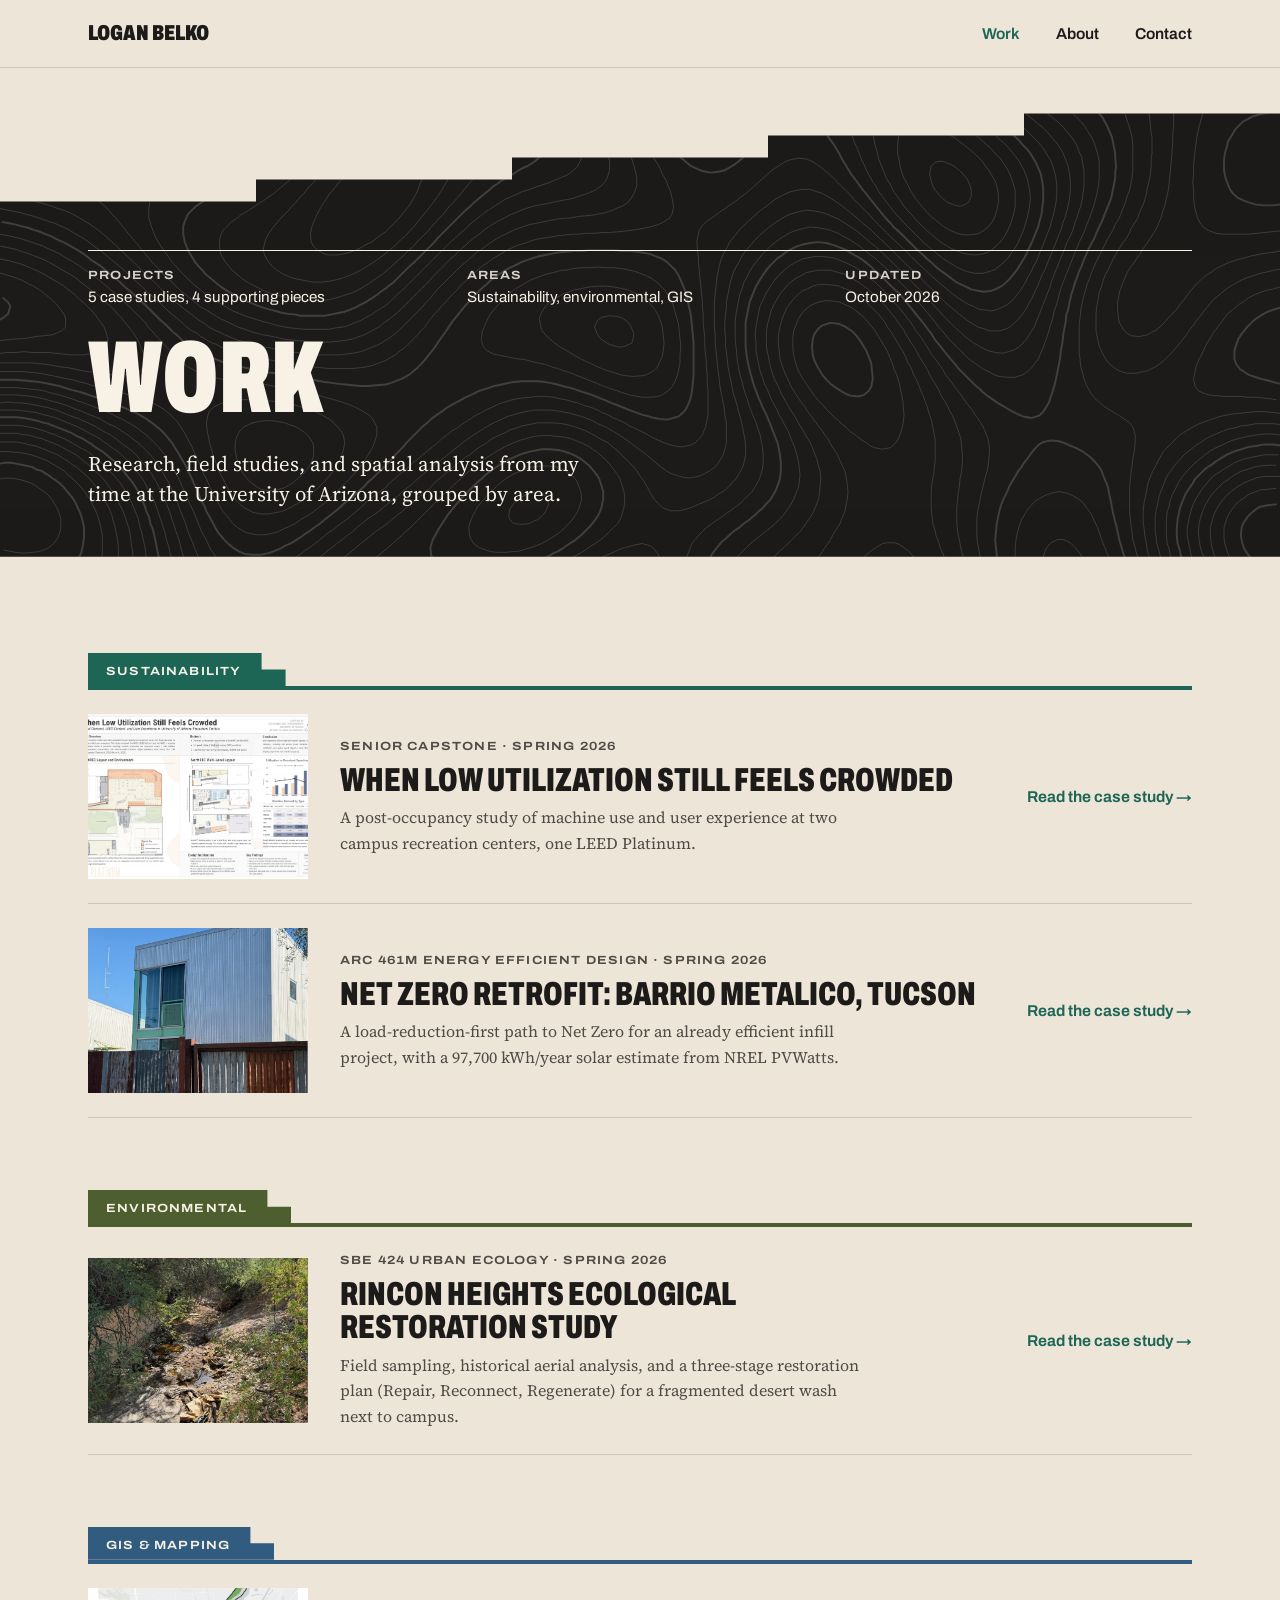
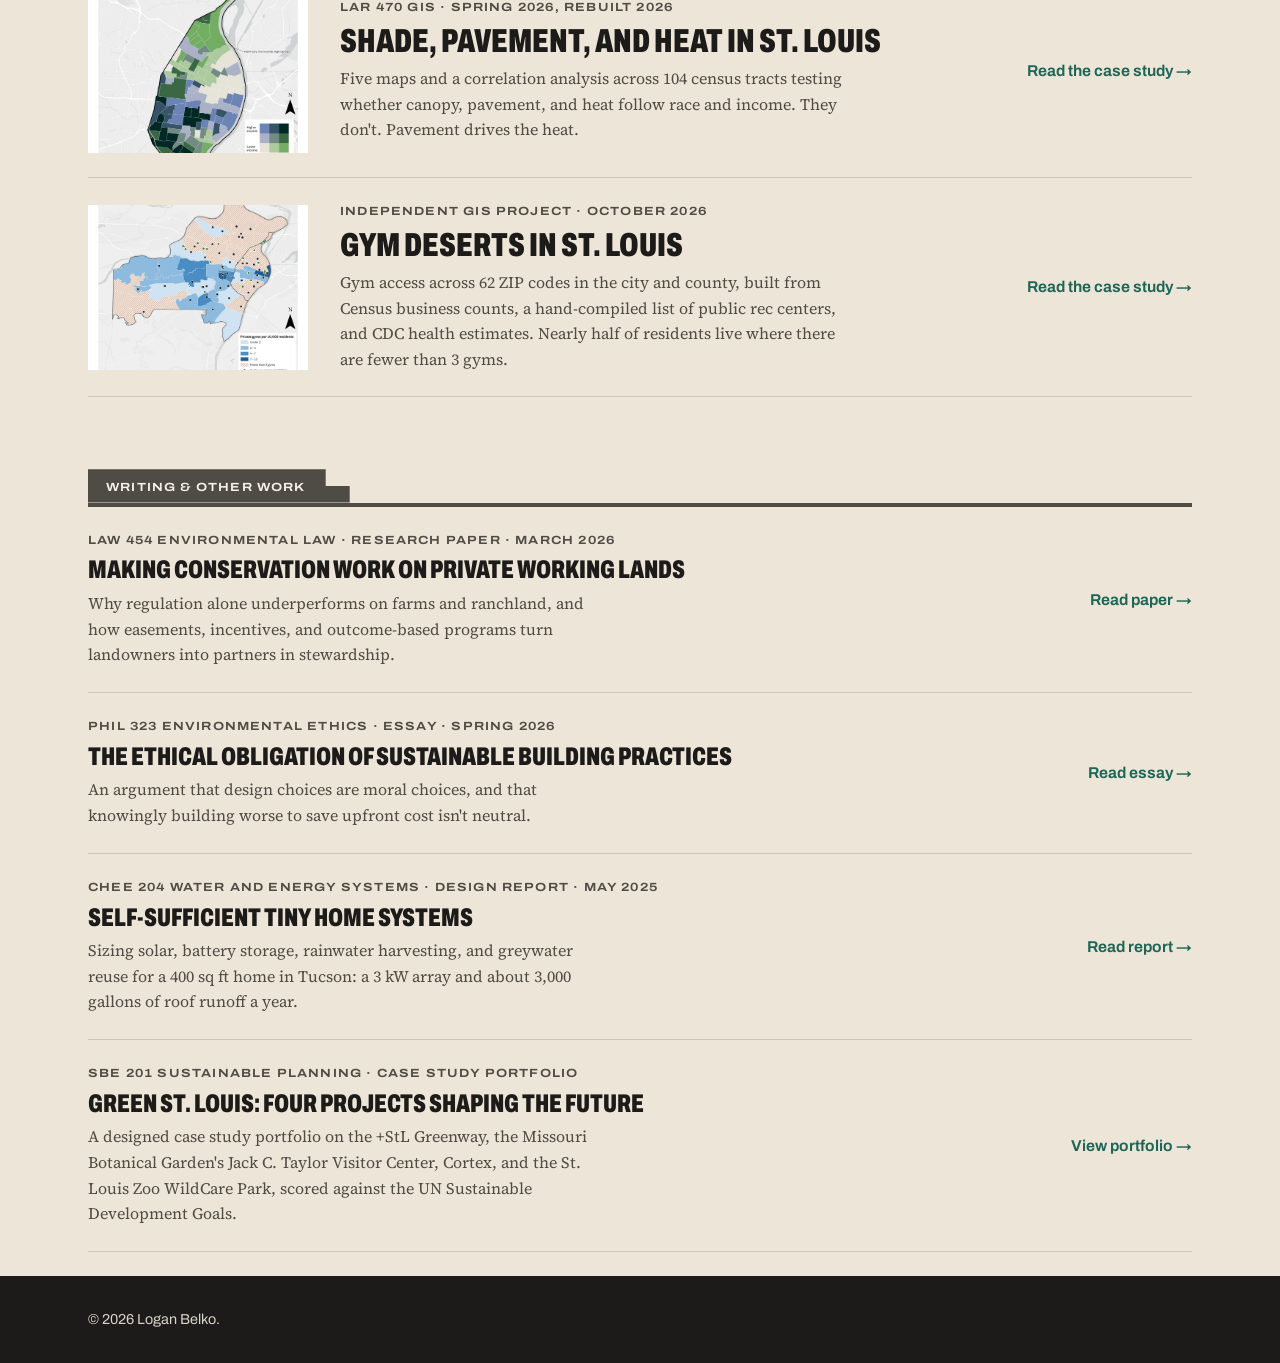
<file: work.html>
<!doctype html>
<html lang="en">
<head>
<meta charset="utf-8">
<meta name="viewport" content="width=device-width, initial-scale=1, viewport-fit=cover">
<title>Work | Logan Belko</title>
<meta name="description" content="Projects by Logan Belko in sustainability, environmental assessment, and GIS.">
  <meta property="og:type" content="website">
  <meta property="og:site_name" content="Logan Belko">
  <meta property="og:title" content="Selected work · Logan Belko">
  <meta property="og:description" content="Projects by Logan Belko in sustainability, environmental assessment, and GIS.">
  <meta property="og:url" content="https://loganbelko.github.io/Logan-Belko-Portfolio/work.html">
  <meta property="og:image" content="https://loganbelko.github.io/Logan-Belko-Portfolio/assets/img/og/work.jpg">
  <meta property="og:image:width" content="1200">
  <meta property="og:image:height" content="630">
  <meta property="og:image:alt" content="Selected work · Logan Belko">
  <meta name="twitter:card" content="summary_large_image">
<link rel="preconnect" href="https://fonts.googleapis.com">
<link rel="preconnect" href="https://fonts.gstatic.com" crossorigin>
<link rel="stylesheet" href="https://fonts.googleapis.com/css2?family=Archivo:wdth,wght@62..125,400..900&family=Source+Serif+4:ital,opsz,wght@0,8..60,400..600;1,8..60,400&display=swap">
<link rel="stylesheet" href="assets/site.css?v=12">
</head>
<body>

<nav class="nav" aria-label="Main">
  <div class="wrap">
    <a class="name" href="index.html">Logan Belko</a>
    <ul>
      <li><a href="work.html" aria-current="page">Work</a></li>
      <li><a href="index.html#about">About</a></li>
      <li><a href="index.html#contact">Contact</a></li>
    </ul>
  </div>
</nav>

<main>
  <header class="p-hero field ink">
    <div class="wrap">
      <dl class="tblock">
        <div><dt>Projects</dt><dd>5 case studies, 4 supporting pieces</dd></div>
        <div><dt>Areas</dt><dd>Sustainability, environmental, GIS</dd></div>
        <div><dt>Updated</dt><dd>October 2026</dd></div>
      </dl>
      <h1>Work</h1>
      <p class="sub">Research, field studies, and spatial analysis from my time at the University of Arizona, grouped by area.</p>
    </div>
  </header>

  <div class="wrap">
    <section class="w-area" aria-labelledby="a-sust">
      <div class="w-band"><h2 id="a-sust">Sustainability</h2></div>
      <ul class="w-list">
        <li class="w-item">
          <a href="capstone.html" tabindex="-1" aria-hidden="true"><img src="assets/img/capstone-poster.jpg" width="2800" height="1867" alt=""></a>
          <div class="t">
            <span class="meta">Senior capstone · Spring 2026</span>
            <h3><a href="capstone.html">When Low Utilization Still Feels Crowded</a></h3>
            <p>A post-occupancy study of machine use and user experience at two campus recreation centers, one LEED Platinum.</p>
          </div>
          <a class="status" href="capstone.html">Read the case study</a>
        </li>
        <li class="w-item">
          <a href="barrio.html" tabindex="-1" aria-hidden="true"><img src="assets/img/barrio-metalico.jpg" width="799" height="816" alt=""></a>
          <div class="t">
            <span class="meta">ARC 461M Energy Efficient Design · Spring 2026</span>
            <h3><a href="barrio.html">Net Zero Retrofit: Barrio Metalico, Tucson</a></h3>
            <p>A load-reduction-first path to Net Zero for an already efficient infill project, with a 97,700 kWh/year solar estimate from NREL PVWatts.</p>
          </div>
          <a class="status" href="barrio.html">Read the case study</a>
        </li>
      </ul>
    </section>

    <section class="w-area" aria-labelledby="a-env">
      <div class="w-band env"><h2 id="a-env">Environmental</h2></div>
      <ul class="w-list">
        <li class="w-item">
          <a href="rincon.html" tabindex="-1" aria-hidden="true"><img src="assets/img/rincon-wash.jpg" width="720" height="864" alt=""></a>
          <div class="t">
            <span class="meta">SBE 424 Urban Ecology · Spring 2026</span>
            <h3><a href="rincon.html">Rincon Heights Ecological Restoration Study</a></h3>
            <p>Field sampling, historical aerial analysis, and a three-stage restoration plan (Repair, Reconnect, Regenerate) for a fragmented desert wash next to campus.</p>
          </div>
          <a class="status" href="rincon.html">Read the case study</a>
        </li>
      </ul>
    </section>

    <section class="w-area" aria-labelledby="a-gis">
      <div class="w-band gis"><h2 id="a-gis">GIS &amp; Mapping</h2></div>
      <ul class="w-list">
        <li class="w-item">
          <a href="stl-gis.html" tabindex="-1" aria-hidden="true"><img src="assets/img/stl-map-bivariate.jpg" width="1200" height="1553" alt=""></a>
          <div class="t">
            <span class="meta">LAR 470 GIS · Spring 2026, rebuilt 2026</span>
            <h3><a href="stl-gis.html">Shade, Pavement, and Heat in St. Louis</a></h3>
            <p>Five maps and a correlation analysis across 104 census tracts testing whether canopy, pavement, and heat follow race and income. They don't. Pavement drives the heat.</p>
          </div>
          <a class="status" href="stl-gis.html">Read the case study</a>
        </li>
        <li class="w-item">
          <a href="gym-desert.html" tabindex="-1" aria-hidden="true"><img src="assets/img/gym-desert-access.jpg" width="1200" height="1553" alt=""></a>
          <div class="t">
            <span class="meta">Independent GIS project · October 2026</span>
            <h3><a href="gym-desert.html">Gym Deserts in St. Louis</a></h3>
            <p>Gym access across 62 ZIP codes in the city and county, built from Census business counts, a hand-compiled list of public rec centers, and CDC health estimates. Nearly half of residents live where there are fewer than 3 gyms.</p>
          </div>
          <a class="status" href="gym-desert.html">Read the case study</a>
        </li>
      </ul>
    </section>

    <section class="w-area" aria-labelledby="a-other">
      <div class="w-band other"><h2 id="a-other">Writing &amp; other work</h2></div>
      <ul class="w-list">
        <li class="w-item compact">
          <div class="t">
            <span class="meta">LAW 454 Environmental Law · Research paper · March 2026</span>
            <h3><a href="assets/docs/belko-conservation-working-lands.pdf" target="_blank" rel="noopener">Making Conservation Work on Private Working Lands</a></h3>
            <p>Why regulation alone underperforms on farms and ranchland, and how easements, incentives, and outcome-based programs turn landowners into partners in stewardship.</p>
          </div>
          <a class="status" href="assets/docs/belko-conservation-working-lands.pdf" target="_blank" rel="noopener">Read paper</a>
        </li>
        <li class="w-item compact">
          <div class="t">
            <span class="meta">PHIL 323 Environmental Ethics · Essay · Spring 2026</span>
            <h3><a href="assets/docs/belko-ethics-sustainable-building.pdf" target="_blank" rel="noopener">The Ethical Obligation of Sustainable Building Practices</a></h3>
            <p>An argument that design choices are moral choices, and that knowingly building worse to save upfront cost isn't neutral.</p>
          </div>
          <a class="status" href="assets/docs/belko-ethics-sustainable-building.pdf" target="_blank" rel="noopener">Read essay</a>
        </li>
        <li class="w-item compact">
          <div class="t">
            <span class="meta">CHEE 204 Water and Energy Systems · Design report · May 2025</span>
            <h3><a href="assets/docs/belko-tiny-home-systems.pdf" target="_blank" rel="noopener">Self-Sufficient Tiny Home Systems</a></h3>
            <p>Sizing solar, battery storage, rainwater harvesting, and greywater reuse for a 400 sq ft home in Tucson: a 3 kW array and about 3,000 gallons of roof runoff a year.</p>
          </div>
          <a class="status" href="assets/docs/belko-tiny-home-systems.pdf" target="_blank" rel="noopener">Read report</a>
        </li>
        <li class="w-item compact">
          <div class="t">
            <span class="meta">SBE 201 Sustainable Planning · Case study portfolio</span>
            <h3><a href="assets/docs/belko-green-st-louis.pdf" target="_blank" rel="noopener">Green St. Louis: Four Projects Shaping the Future</a></h3>
            <p>A designed case study portfolio on the +StL Greenway, the Missouri Botanical Garden's Jack C. Taylor Visitor Center, Cortex, and the St. Louis Zoo WildCare Park, scored against the UN Sustainable Development Goals.</p>
          </div>
          <a class="status" href="assets/docs/belko-green-st-louis.pdf" target="_blank" rel="noopener">View portfolio</a>
        </li>
      </ul>
    </section>
  </div>
</main>

<footer><div class="wrap"><span>© 2026 Logan Belko.</span></div></footer>
</body>
</html>
</file>
<file: assets/site.css>
/* =========================================================================
   Logan Belko — site styles

   Concept: printed poster sheets. Each area of work owns one solid color
   field, and the edge where a field begins is cut as a staircase, the shape
   of "act in stages." Contour lines are the only texture, and only on
   full-width fields. Everything else is flat paper, ink, and space.

   1. Tokens    2. Base    3. Primitives    4. Site chrome
   5. Home      6. Case studies    7. Work index    8. Page-specific
   ========================================================================= */

/* ---------- 1. Tokens ---------- */
/* Color system. Bone paper and charcoal ink are the neutrals. The three area
   colors share one lightness and one intensity (OKLCH L .46, C .075), so any
   one can stand alone and all three sit together without one shouting:
     pine   (hue 175) sustainability, and the site's main accent
     moss   (hue 125) environmental
     harbor (hue 245) GIS
   maroon is the contrast color: reserved for data that runs against the grain
   (unmet demand, weak correlations) and for a future fourth area. */
:root {
  --paper: #ECE5D8;          /* page */
  --surface: #F5F0E6;        /* cards, charts */
  --ink: #1C1B19;            /* text */
  --muted: #4F4B45;          /* secondary text, 6.5:1 on paper */
  --line: #CFC6B5;           /* rules */
  --pine: #1D6656;
  --moss: #4E5F2F;
  --harbor: #315C7F;
  --maroon: #74363F;
  --accent: var(--pine);     /* links, primary buttons */
  --accent-text: var(--pine);/* accent used as text on the page */
  --charcoal: #1C1B19;       /* fixed dark, for text on light fills in either mode */
  --deep: #1C1B19;           /* dark fields: contact, verdicts, footer */
  --on-field: #F7F1E6;       /* text printed on any color field */
  --on-field-2: rgba(247, 241, 230, .86);
  --pine-l: #87C7B5; --moss-l: #ADC08F; --harbor-l: #92BDE2; --maroon-l: #E1A6AB; /* light tints of the same hues */
  --tint: 13%;               /* how strongly a colored panel tints the paper */
  --lift: 0%;                /* lightens colored text toward ink in dark mode */
  --topo: .16;               /* contour line strength */

  /* type */
  --display: "Archivo", "Helvetica Neue", Arial, sans-serif;
  --body: "Source Serif 4", Georgia, "Times New Roman", serif;
  --fs-xs: .74rem;           /* labels, meta */
  --fs-sm: .9rem;            /* captions, notes */
  --fs-base: 1.06rem;        /* body */
  --fs-lg: 1.3rem;           /* lede, sub */
  --fs-xl: 1.8rem;
  --fs-2xl: clamp(2rem, 4.2vw, 3.2rem);   /* section heads */
  --fs-3xl: clamp(2.8rem, 8vw, 6.6rem);   /* page and field heads */

  /* space */
  --sp-1: 4px; --sp-2: 8px; --sp-3: 12px; --sp-4: 16px; --sp-5: 24px;
  --sp-6: 32px; --sp-7: 48px; --sp-8: clamp(64px, 9vw, 112px);
  --gutter: clamp(16px, 4vw, 48px);
  --max: 1200px;

  /* shape: square corners everywhere, so inner and outer radii always agree */
  --r: 0;
  --s: clamp(12px, 1.8vw, 22px);   /* one stair riser */

  color-scheme: light;
}
/* dark: charcoal paper, bone ink. Fields keep their colors; colored text switches to the light tints. */
@media (prefers-color-scheme: dark) {
  :root:not([data-theme="light"]) {
    --paper: #1A1917; --surface: #24221F; --ink: #ECE5D8; --muted: #B3ADA3; --line: #3A3834;
    --accent-text: var(--pine-l); --deep: #2A2825;
    --tint: 22%; --lift: 55%; --topo: .12; color-scheme: dark;
  }
}
:root[data-theme="dark"] {
  --paper: #1A1917; --surface: #24221F; --ink: #ECE5D8; --muted: #B3ADA3; --line: #3A3834;
  --accent-text: var(--pine-l); --deep: #2A2825;
  --tint: 22%; --lift: 55%; --topo: .12; color-scheme: dark;
}

/* ---------- 2. Base ---------- */
*, *::before, *::after { box-sizing: border-box; }
html { scroll-behavior: smooth; }
body { margin: 0; background: var(--paper); color: var(--ink); font-family: var(--body); font-size: var(--fs-base); line-height: 1.6; -webkit-font-smoothing: antialiased; overflow-x: hidden; }
img { max-width: 100%; display: block; height: auto; }
a { color: inherit; text-underline-offset: .22em; text-decoration-thickness: 1px; }
:focus-visible { outline: 2px solid var(--harbor); outline-offset: 3px; }
p { margin: 0; max-width: 65ch; text-wrap: pretty; }
h1, h2, h3 { margin: 0; font-family: var(--display); text-transform: uppercase; line-height: .95; text-wrap: balance; letter-spacing: 0; }
h1 { font-size: var(--fs-3xl); font-weight: 900; font-stretch: 62%; line-height: .9; }
h2 { font-size: var(--fs-2xl); font-weight: 850; font-stretch: 70%; }
h3 { font-size: 1.3rem; font-weight: 800; font-stretch: 78%; line-height: 1.1; }
.vh { position: absolute !important; width: 1px; height: 1px; overflow: hidden; clip: rect(0 0 0 0); white-space: nowrap; }
.num, .stat b, .keyfigs b, .data, .hbars span, .timeline b, .tblock dd, .meta, .contact dd { font-variant-numeric: tabular-nums; }

/* ---------- 3. Primitives ---------- */
.wrap { max-width: var(--max); margin-inline: auto;
  padding-left: max(var(--gutter), env(safe-area-inset-left, 0px));
  padding-right: max(var(--gutter), env(safe-area-inset-right, 0px)); }
.flow { display: grid; gap: var(--sp-6); }
.flow-sm { display: grid; gap: var(--sp-3); }

/* the utility label: small, wide, uppercase. Used only for data labels and meta. */
.lbl, .tblock dt, .spec dt, .layer .reads dt, .meta, .data thead th, .hgroup, .tab {
  font-family: var(--display); font-stretch: 118%; font-weight: 650; font-size: var(--fs-xs); letter-spacing: .1em; text-transform: uppercase; }
.mega { font-size: var(--fs-3xl); font-weight: 900; font-stretch: 62%; line-height: .9; }
.small, figcaption { font-family: var(--display); font-size: var(--fs-sm); color: var(--muted); line-height: 1.45; }

/* buttons: one primary, then plain links */
.actions { display: flex; flex-wrap: wrap; align-items: center; gap: var(--sp-3) var(--sp-5); }
.btn { font-family: var(--display); font-weight: 700; font-size: 1rem; text-decoration: none; line-height: 1;
  padding: 15px 22px; border-radius: var(--r); background: var(--accent); color: var(--on-field);
  display: inline-flex; align-items: center; gap: var(--sp-3); transition: background .2s; }
.btn:hover { background: var(--ink); color: var(--paper); }
.btn.ghost { background: none; color: var(--ink); padding: 15px 0; text-decoration: underline; text-decoration-color: var(--line); }
.btn.ghost:hover { text-decoration-color: currentColor; }
.field .btn { background: var(--on-field); color: var(--charcoal); }
.field .btn:hover { background: var(--charcoal); color: var(--on-field); }
.field .btn.ghost { background: none; color: var(--on-field); text-decoration-color: var(--on-field-2); }
.btn .arr { display: inline-block; transition: transform .2s; }
.btn:hover .arr { transform: translateX(3px); }

/* the field: a full-width color band whose top edge climbs in five risers */
.field { position: relative; isolation: isolate; color: var(--on-field); }
.field::before, .field::after { content: ""; position: absolute; inset: 0; z-index: -1; pointer-events: none;
  clip-path: polygon(0 calc(var(--s) * 5), 20% calc(var(--s) * 5), 20% calc(var(--s) * 4), 40% calc(var(--s) * 4), 40% calc(var(--s) * 3), 60% calc(var(--s) * 3), 60% calc(var(--s) * 2), 80% calc(var(--s) * 2), 80% var(--s), 100% var(--s), 100% 100%, 0 100%); }
.field::before { background: var(--c); }
.field::after { opacity: var(--topo); background: url("img/contours.svg") var(--topo-pos, center) / cover no-repeat; }
.field.down::before, .field.down::after {
  clip-path: polygon(0 var(--s), 20% var(--s), 20% calc(var(--s) * 2), 40% calc(var(--s) * 2), 40% calc(var(--s) * 3), 60% calc(var(--s) * 3), 60% calc(var(--s) * 4), 80% calc(var(--s) * 4), 80% calc(var(--s) * 5), 100% calc(var(--s) * 5), 100% 100%, 0 100%); }
.pine { --c: var(--pine); } .moss { --c: var(--moss); } .harbor { --c: var(--harbor); } .ink { --c: var(--deep); }

/* title block: label over value, separated by space rather than rules */
.tblock { margin: 0; display: grid; grid-template-columns: repeat(auto-fit, minmax(min(100%, 160px), 1fr)); gap: var(--sp-4) var(--sp-6);
  padding-top: var(--sp-4); border-top: 1.5px solid currentColor; font-family: var(--display); font-size: .95rem; line-height: 1.4; }
.tblock div { min-width: 0; }
.tblock dt { margin-bottom: var(--sp-1); color: var(--muted); }
.tblock dd { margin: 0; }

/* ---------- 4. Site chrome ---------- */
.nav { position: sticky; top: env(safe-area-inset-top, 0px); z-index: 20; background: var(--paper); border-bottom: 1px solid var(--line); }
body::before { content: ""; position: fixed; inset: 0 0 auto; height: env(safe-area-inset-top, 0px); z-index: 21; background: var(--paper); }
.nav .wrap { display: flex; justify-content: space-between; align-items: center; padding-block: var(--sp-4); gap: var(--sp-4); }
.nav .name { font-family: var(--display); font-weight: 900; font-stretch: 70%; font-size: 1.35rem; text-transform: uppercase; text-decoration: none; transition: opacity .3s; }
.nav.at-top .name { opacity: 0; pointer-events: none; }
.nav ul { list-style: none; margin: 0; padding: 0; display: flex; gap: clamp(18px, 3vw, 36px); font-family: var(--display); font-weight: 600; font-size: .98rem; }
.nav ul a { text-decoration: none; }
.nav ul a:hover, .nav ul a[aria-current="page"] { color: var(--accent-text); }

footer { background: var(--deep); color: var(--on-field-2); font-family: var(--display); font-size: var(--fs-sm); }
footer .wrap { padding-block: var(--sp-6); display: flex; justify-content: space-between; flex-wrap: wrap; gap: var(--sp-3); }
footer a { color: inherit; }
.back { font-family: var(--display); font-weight: 600; font-size: .95rem; text-decoration: none; justify-self: start; }
.back::before { content: "← "; }
.back:hover { text-decoration: underline; }

/* ---------- 5. Home ---------- */
.hero { padding-block: var(--sp-6) var(--sp-8); }
.hero .wrap { display: grid; gap: var(--sp-5); }
.hero .tblock { grid-template-columns: minmax(0, .7fr) minmax(0, 1.2fr) minmax(0, 1.2fr); }
@media (max-width: 760px) { .hero .tblock { grid-template-columns: minmax(0, 1fr); } }
.stage { margin: 0; display: grid; gap: var(--sp-3); }
.hero-svg { display: block; width: 100%; height: auto; }
.hero-svg .paper { fill: var(--paper); }
.hero-svg text { font-family: var(--display); font-weight: 900; font-stretch: 100%; }
.hero-foot { display: grid; grid-template-columns: minmax(0, 1fr) auto; gap: var(--sp-5) var(--sp-7); align-items: end; margin-top: var(--sp-3); }
.lede { font-size: clamp(1.3rem, 2.3vw, 1.7rem); line-height: 1.4; max-width: 32ch; }
.lede b { font-weight: 600; color: var(--accent-text); }
@media (max-width: 760px) { .hero-foot { grid-template-columns: 1fr; } }

/* featured project on a pine field; the poster rises out of the field's top edge */
.feat { padding-block: calc(var(--s) * 5 + var(--sp-7)) var(--sp-8); }
.feat .wrap { display: grid; grid-template-columns: minmax(0, 1.25fr) minmax(0, 1fr); gap: var(--sp-7); align-items: start; }
.feat figure { margin: 0; margin-top: calc(-1 * (var(--s) * 5 + clamp(64px, 9vw, 120px))); }
.feat figure img { border: 1px solid var(--line); background: #fff; }
.feat .copy { display: grid; gap: var(--sp-5); min-width: 0; }
.feat .eyebrow { color: var(--on-field-2); font-family: var(--display); font-weight: 600; }
.feat h2 { font-size: clamp(2.6rem, 6vw, 5rem); font-weight: 900; font-stretch: 62%; line-height: .9; }
.feat p { font-size: 1.1rem; }
.stats { display: grid; grid-template-columns: repeat(3, minmax(0, 1fr)); gap: var(--sp-5); padding-top: var(--sp-4); border-top: 1.5px solid var(--on-field); }
.stat { display: grid; gap: var(--sp-2); align-content: start; }
.stat b { font-family: var(--display); font-stretch: 62%; font-weight: 900; font-size: clamp(2.1rem, 3.8vw, 3rem); line-height: 1; }
.stat span { font-size: var(--fs-sm); line-height: 1.4; }
@media (max-width: 860px) { .feat .wrap { grid-template-columns: minmax(0, 1fr); } .feat figure { margin-top: calc(-1 * (var(--s) * 5 + 56px)); } }
@media (max-width: 520px) { .stats { grid-template-columns: 1fr; } }

/* areas of work: three solid plots, each with a stepped tab naming its area */
.areas { padding-block: var(--sp-8); }
.areas .head { display: grid; grid-template-columns: minmax(0, 1.4fr) minmax(0, 1fr); gap: var(--sp-4) var(--sp-7); align-items: end; margin-bottom: calc(var(--sp-7) + var(--sp-5)); }
.areas .head p { color: var(--muted); max-width: 40ch; }
@media (max-width: 760px) { .areas .head { grid-template-columns: 1fr; } }
.plots { display: grid; grid-template-columns: minmax(0, 1.25fr) minmax(0, 1fr); gap: var(--sp-8) var(--sp-5); }
.plot { position: relative; background: var(--c); color: var(--on-field); padding: var(--sp-5); display: grid; gap: var(--sp-4); align-content: start; min-width: 0; }
.plot.sust { grid-row: span 2; grid-template-rows: minmax(0, 1fr) auto auto auto; }
.plot.sust .img { min-height: 300px; height: 100%; }
.plot.sust .img img { height: 100%; aspect-ratio: auto; }
.tab { position: absolute; left: 0; bottom: 100%; background: var(--c); color: var(--on-field); padding: 10px 44px 7px var(--sp-5);
  clip-path: polygon(0 0, calc(100% - 22px) 0, calc(100% - 22px) 50%, 100% 50%, 100% 100%, 0 100%); }
.plot .img { overflow: hidden; }
.plot .img img { width: 100%; aspect-ratio: 16 / 10; object-fit: cover; transition: transform .5s ease; }
.plot:hover .img img { transform: scale(1.03); }
.plot h3 { font-stretch: 70%; font-weight: 850; font-size: clamp(1.6rem, 2.6vw, 2.2rem); line-height: .98; }
.plot .desc { font-size: 1rem; max-width: 46ch; }
.plot ul { list-style: none; margin: 0; padding: 0; display: grid; gap: var(--sp-2); padding-top: var(--sp-3); border-top: 1.5px solid var(--on-field); }
.plot li a { font-family: var(--display); font-weight: 650; text-decoration: none; }
.plot li a::after { content: " →"; }
.plot li a:hover { text-decoration: underline; }
@media (max-width: 860px) {
  .plots { grid-template-columns: minmax(0, 1fr); }
  .plot.sust { grid-row: auto; grid-template-rows: none; }
  .plot.sust .img { min-height: 0; }
  .plot.sust .img img { aspect-ratio: 16 / 11; height: auto; }
}

/* about: three principles built as a climbing staircase */
.about { padding-block: var(--sp-7) var(--sp-8); }
.about .grid { display: grid; grid-template-columns: minmax(0, 5fr) minmax(0, 7fr); gap: var(--sp-7); align-items: start; }
.about figure { margin: 0; position: sticky; top: 96px; }
.about figure img { width: 100%; aspect-ratio: 4 / 5.6; object-fit: cover; }
.about .copy { display: grid; gap: var(--sp-5); min-width: 0; }
.about h2 { font-size: clamp(2.4rem, 5vw, 4.2rem); font-weight: 900; font-stretch: 62%; line-height: .92; max-width: 13ch; }
.about h2 em { font-style: normal; color: color-mix(in srgb, var(--moss), var(--ink) var(--lift)); }
.about p { max-width: 58ch; }
.stair { display: grid; grid-template-columns: repeat(3, minmax(0, 1fr)); align-items: end; margin-block: var(--sp-3); }
.stair .st { --c: var(--harbor); display: grid; gap: var(--sp-2); align-content: start; padding: var(--sp-4) var(--sp-4) var(--sp-5); border-top: 4px solid var(--c);
  background: color-mix(in srgb, var(--c) var(--tint), var(--paper)); min-height: calc(var(--h) * 1px); }
.stair .st:nth-child(1) { --c: var(--harbor);  --h: 210; }
.stair .st:nth-child(2) { --c: var(--pine); --h: 270; }
.stair .st:nth-child(3) { --c: var(--moss); --h: 330; }
.stair .st b { font-family: var(--display); font-stretch: 70%; font-weight: 850; text-transform: uppercase; font-size: 1.3rem; line-height: 1; color: color-mix(in srgb, var(--c), var(--ink) var(--lift)); }
.stair .st span { font-size: .95rem; line-height: 1.45; }
.closer { font-size: 1.15rem; border-left: 4px solid var(--accent); padding-left: var(--sp-4); }
@media (max-width: 860px) { .about .grid { grid-template-columns: minmax(0, 1fr); } .about figure { position: static; max-width: 420px; } }
@media (max-width: 620px) {
  .stair { grid-template-columns: minmax(0, 1fr); }
  .stair .st { min-height: 0; }
  .stair .st:nth-child(2) { margin-left: 8%; } .stair .st:nth-child(3) { margin-left: 16%; }
}

/* contact: a dark field that steps down; the email is the main action */
.contact { padding-block: calc(var(--s) * 5 + var(--sp-8)) var(--sp-8); --topo-pos: 30% 80%; }
.contact .wrap { display: grid; grid-template-columns: minmax(0, 1.1fr) minmax(0, 1fr); gap: var(--sp-7); align-items: end; }
.contact .intro { display: grid; gap: var(--sp-5); }
.contact .intro p { color: var(--on-field-2); }
.contact dl { margin: 0; display: grid; gap: var(--sp-4); }
.contact dl div { display: grid; grid-template-columns: 6.5rem minmax(0, 1fr); gap: var(--sp-3); align-items: baseline; }
.contact dt { color: var(--on-field-2); }
.contact dd { margin: 0; font-family: var(--display); font-weight: 600; font-size: 1.05rem; display: flex; flex-wrap: wrap; gap: var(--sp-2) var(--sp-3); align-items: baseline; min-width: 0; overflow-wrap: anywhere; }
.copy-btn { font-family: var(--display); font-weight: 600; font-size: var(--fs-sm); background: none; color: inherit; border: 1px solid currentColor; border-radius: var(--r); padding: 3px 10px; cursor: pointer; }
.copy-btn:hover { background: var(--on-field); color: var(--deep); }
@media (max-width: 760px) { .contact .wrap { grid-template-columns: minmax(0, 1fr); } .contact dl div { grid-template-columns: 1fr; gap: 2px; } }

/* ---------- 6. Case studies ---------- */
.p-hero { padding-block: calc(var(--s) * 5 + var(--sp-7)) var(--sp-7); margin-top: var(--sp-5); }
.p-hero .wrap { display: grid; gap: var(--sp-5); }
.p-hero h1 { max-width: 15ch; color: var(--on-field); }
.p-hero .sub { font-size: var(--fs-lg); max-width: 50ch; line-height: 1.45; }
.p-hero .tblock { border-top-color: var(--on-field); }
.p-hero .tblock dt { color: var(--on-field-2); }
.p-hero + .wrap, .p-hero + section { margin-top: var(--sp-7); }
.p-hero + .p-section { border-top: 0; margin-top: 0; }
/* a lead image rises out of the bottom of the hero field */
.p-hero:has(+ .wrap > .poster:first-child) { padding-bottom: clamp(110px, 14vw, 190px); }
.p-hero + .wrap > .poster:first-child { margin-top: calc(-1 * clamp(70px, 10vw, 140px)); }
.poster { position: relative; margin: 0; }
.poster img { border: 1px solid var(--line); background: #fff; }
.poster figcaption { margin-top: var(--sp-3); }
.p-hero + .wrap > .keyfigs, .keyfigs { margin-top: var(--sp-7); }

.keyfigs { display: grid; grid-template-columns: repeat(3, minmax(0, 1fr)); gap: var(--sp-6); padding-top: var(--sp-5); border-top: 1.5px solid var(--ink); }
.keyfigs div { display: grid; gap: var(--sp-2); align-content: start; }
.keyfigs b { font-family: var(--display); font-size: clamp(2.4rem, 5vw, 3.6rem); font-weight: 900; font-stretch: 62%; line-height: 1; }
.keyfigs span { color: var(--muted); font-size: .97rem; line-height: 1.45; max-width: 30ch; }
@media (max-width: 700px) { .keyfigs { grid-template-columns: 1fr; gap: var(--sp-5); } }

.p-section { padding-block: var(--sp-8); border-top: 1px solid var(--line); }
.p-section h3 { font-stretch: 75%; font-size: 1.45rem; }
.split { display: grid; grid-template-columns: minmax(0, 260px) minmax(0, 1fr); gap: var(--sp-5) var(--sp-8); align-items: start; }
.split > h2 { font-size: clamp(1.8rem, 3vw, 2.5rem); position: sticky; top: 92px; }
.split .content { display: grid; gap: var(--sp-5); min-width: 0; }
.split .content > * { min-width: 0; }
@media (max-width: 820px) { .split { grid-template-columns: 1fr; } .split > h2 { position: static; } }

.spec { margin: 0; display: grid; gap: var(--sp-3); padding-top: var(--sp-4); border-top: 1.5px solid var(--ink); }
.spec div { display: grid; grid-template-columns: 9rem minmax(0, 1fr); gap: var(--sp-4); }
.spec dt { padding-top: .35em; }
.spec dd { margin: 0; }
@media (max-width: 520px) { .spec div { grid-template-columns: 1fr; gap: 2px; } }

.finding { display: grid; gap: var(--sp-4); min-width: 0; }
.finding > * { min-width: 0; }
.finding + .finding { margin-top: var(--sp-6); }
.chart-card { background: var(--surface); border: 1px solid var(--line); border-radius: var(--r); padding: clamp(16px, 2.5vw, 28px); }
.legend { display: flex; flex-wrap: wrap; gap: var(--sp-2) var(--sp-5); font-family: var(--display); font-size: var(--fs-sm); margin-bottom: var(--sp-2); }
.legend i { display: inline-block; width: 10px; height: 10px; border-radius: 50%; margin-right: 7px; vertical-align: 0; }
.chart-wrap { overflow-x: auto; }
.chart-wrap svg { display: block; width: 100%; min-width: 520px; height: auto; font-family: var(--display); }
.chart-wrap svg .axis { stroke: var(--line); }
.chart-wrap svg .tick { fill: var(--muted); font-size: 12px; font-variant-numeric: tabular-nums; }
.chart-wrap svg .rowlab { fill: var(--ink); font-size: 13px; font-weight: 600; }
.chart-wrap svg .val { fill: var(--ink); font-size: 12px; font-variant-numeric: tabular-nums; }
.chart-wrap svg .link { stroke: var(--line); stroke-width: 3; stroke-linecap: round; }
.chart-wrap svg .d-use { fill: var(--harbor); stroke: var(--surface); stroke-width: 2; }
.chart-wrap svg .d-no { fill: var(--maroon); stroke: var(--surface); stroke-width: 2; }
.chart-wrap svg g.row:hover circle { r: 8; }
.chart-wrap svg .bar { fill: var(--pine); }
.chart-wrap svg .ref { stroke: var(--ink); stroke-width: 1.5; stroke-dasharray: 5 4; }
.chart-wrap svg .reflab { fill: var(--ink); font-size: 12px; font-weight: 600; }
#pvchart svg { min-width: 0; }
details { font-family: var(--display); font-size: var(--fs-sm); margin-top: var(--sp-3); }
details summary { cursor: pointer; color: var(--muted); }
.data { width: 100%; border-collapse: collapse; font-family: var(--display); font-size: .94rem; }
.data th, .data td { text-align: left; padding: 10px 12px 10px 0; border-bottom: 1px solid var(--line); }
.data thead th { color: var(--muted); border-bottom: 1.5px solid var(--ink); }
.data td.num, .data th.num { text-align: right; padding-right: 0; padding-left: 12px; }
.tbl-wrap { overflow-x: auto; }
.barcell { display: grid; grid-template-columns: minmax(0, 1fr) 3.4rem; align-items: center; gap: var(--sp-2); min-width: 110px; }
.barcell i { display: block; height: 8px; background: var(--harbor); }
.barcell span { text-align: right; }
.hbars { display: grid; gap: var(--sp-3); font-family: var(--display); font-size: .95rem; }
.hbars div { display: grid; grid-template-columns: 11rem minmax(0, 1fr) 3.4rem; gap: var(--sp-3); align-items: center; }
.hbars i { display: block; height: 14px; background: var(--pine); }
.hbars span { text-align: right; }
.hbars.moss i { background: var(--moss); }
.hbars.q div { grid-template-columns: 15rem minmax(0, 1fr) 3.4rem; }
.hbars.q b small { display: block; font-weight: 400; color: var(--muted); font-size: .82rem; }
@media (max-width: 520px) { .hbars div { grid-template-columns: 8rem minmax(0, 1fr) 3rem; font-size: .88rem; } }
@media (max-width: 620px) { .hbars.q div { grid-template-columns: 9rem minmax(0, 1fr) 3rem; } }
.hgroup { color: var(--muted); margin: 0 0 var(--sp-3); }
.hbars + .hgroup { margin-top: var(--sp-6); }
.hbars.corr i { background: var(--moss); min-width: 3px; }
.hbars.corr i.alt { background: var(--harbor); }
.hbars.corr i.weak { background: var(--maroon); }
.chart-note { margin: var(--sp-5) 0 0; font-family: var(--display); font-size: var(--fs-sm); color: var(--muted); line-height: 1.45; }
.plans { display: grid; grid-template-columns: repeat(2, minmax(0, 1fr)); gap: var(--sp-5); }
.fig { margin: 0; display: grid; gap: var(--sp-3); }
.fig img { border: 1px solid var(--line); background: #fff; }
@media (max-width: 700px) { .plans { grid-template-columns: 1fr; } }
.bul { margin: 0; padding: 0 0 0 1.1em; display: grid; gap: var(--sp-3); }
.bul li { max-width: 65ch; padding-left: var(--sp-1); }
.links-row { display: flex; flex-wrap: wrap; gap: var(--sp-3) var(--sp-5); }
.src { font-family: var(--display); font-size: var(--fs-sm); color: var(--muted); }
.src a { color: var(--muted); }

/* map + narrative split */
.layer { display: grid; grid-template-columns: minmax(0, 1fr) minmax(0, 1fr); gap: var(--sp-5) var(--sp-7); align-items: start;
  padding-block: var(--sp-7); border-top: 1px solid var(--line); }
.layer figure { margin: 0; position: sticky; top: 92px; display: grid; gap: var(--sp-3); }
.layer figure img { width: 100%; border: 1px solid var(--line); background: #fff; }
.layer .n { display: grid; gap: var(--sp-4); min-width: 0; }
.layer .idx { font-family: var(--display); font-weight: 700; font-size: var(--fs-sm); color: var(--harbor); }
.layer h2 { font-size: clamp(2rem, 3.6vw, 2.8rem); }
.layer .reads { margin: 0; display: grid; gap: var(--sp-3); padding-top: var(--sp-4); border-top: 1.5px solid var(--ink); }
.layer .reads div { display: grid; grid-template-columns: 8.5rem minmax(0, 1fr); gap: var(--sp-4); }
.layer .reads dt { padding-top: .35em; }
.layer .reads dd { margin: 0; }
.layer .figs { display: grid; gap: var(--sp-4); position: sticky; top: 92px; align-content: start; min-width: 0; }
.layer .figs figure { position: static; }
.layer.lay-pine .idx { color: var(--pine); }
@media (max-width: 820px) { .layer { grid-template-columns: minmax(0, 1fr); } .layer figure, .layer .figs { position: static; } }
@media (max-width: 520px) { .layer .reads div { grid-template-columns: 1fr; gap: 2px; } }

/* verdict: a dark field that steps up out of the page */
.verdict { padding-block: calc(var(--s) * 5 + var(--sp-8)) var(--sp-8); }
.verdict .wrap { display: grid; gap: var(--sp-6); }
.verdict h2 { font-size: var(--fs-3xl); font-weight: 900; font-stretch: 62%; line-height: .9; max-width: 15ch; }
.verdict p { font-size: var(--fs-lg); line-height: 1.5; max-width: 52ch; }
.verdict .acts { list-style: none; margin: 0; padding: var(--sp-5) 0 0; display: grid; grid-template-columns: repeat(auto-fit, minmax(min(100%, 230px), 1fr)); gap: var(--sp-5) var(--sp-6); border-top: 1.5px solid var(--on-field); }
.verdict .acts li { display: grid; gap: var(--sp-2); align-content: start; }
.verdict .acts b { font-family: var(--display); font-size: 1.15rem; font-weight: 850; font-stretch: 72%; text-transform: uppercase; }
.verdict .acts span { font-size: .97rem; color: var(--on-field-2); }

/* ---------- 7. Work index ---------- */
.w-area { padding-block: var(--sp-7) var(--sp-5); }
.w-band { --c: var(--pine); border-bottom: 4px solid var(--c); }
.w-band.env { --c: var(--moss); } .w-band.gis { --c: var(--harbor); } .w-band.other { --c: var(--muted); }
.w-band h2 { display: inline-block; background: var(--c); color: var(--on-field); font-family: var(--display); font-stretch: 118%; font-weight: 650; font-size: var(--fs-xs); letter-spacing: .1em; line-height: 1.2;
  padding: 11px 44px 8px 18px; clip-path: polygon(0 0, calc(100% - 24px) 0, calc(100% - 24px) 50%, 100% 50%, 100% 100%, 0 100%); }
.w-list { list-style: none; margin: 0; padding: 0; }
.w-item { display: grid; grid-template-columns: 220px minmax(0, 1fr) auto; gap: var(--sp-4) var(--sp-6); align-items: center; padding-block: var(--sp-5); border-bottom: 1px solid var(--line); }
.w-item > a:first-child { display: block; overflow: hidden; }
.w-item img { width: 220px; aspect-ratio: 4 / 3; object-fit: cover; transition: transform .5s ease; }
.w-item:hover img { transform: scale(1.04); }
.w-item .t { display: grid; gap: var(--sp-2); min-width: 0; }
.w-item h3 { font-size: clamp(1.5rem, 2.6vw, 2.1rem); font-weight: 850; font-stretch: 68%; line-height: 1; }
.w-item h3 a { text-decoration: none; }
.w-item h3 a:hover { color: var(--accent-text); }
.w-item .meta { color: var(--muted); }
.w-item p { color: var(--muted); font-size: 1rem; }
.w-item .status { font-family: var(--display); font-weight: 650; font-size: .98rem; white-space: nowrap; text-decoration: none; color: var(--accent-text); }
.w-item .status::after { content: " →"; }
.w-item .status:hover { text-decoration: underline; }
.w-item.compact { grid-template-columns: minmax(0, 1fr) auto; }
.w-item.compact h3 { font-size: clamp(1.25rem, 2vw, 1.6rem); }
@media (max-width: 700px) {
  .w-item, .w-item.compact { grid-template-columns: 1fr; }
  .w-item img { width: 100%; aspect-ratio: 16 / 9; }
  .w-item .status { justify-self: start; }
}

/* ---------- 8. Page-specific ---------- */
/* Rincon: the three-word thesis and the three stages */
.thesis { font-family: var(--display); font-weight: 900; font-stretch: 62%; text-transform: uppercase; line-height: .88;
  font-size: clamp(2.6rem, 12vw, 10rem); display: grid; margin: 0; max-width: none; overflow-wrap: anywhere; }
.thesis span:nth-child(1) { color: var(--pine); } .thesis span:nth-child(2) { color: var(--moss); } .thesis span:nth-child(3) { color: var(--harbor); }
.field .thesis span:nth-child(1) { color: var(--pine-l); } .field .thesis span:nth-child(2) { color: var(--on-field); } .field .thesis span:nth-child(3) { color: var(--harbor-l); }
.tiers { display: grid; grid-template-columns: repeat(3, minmax(0, 1fr)); gap: var(--sp-5); }
.tier { --c: var(--pine); display: grid; grid-template-rows: auto auto auto 1fr; gap: var(--sp-4); align-content: start; padding: var(--sp-4) var(--sp-4) var(--sp-5); border-top: 6px solid var(--c);
  background: color-mix(in srgb, var(--c) var(--tint), var(--paper)); min-width: 0; }
.tier.t2 { --c: var(--moss); } .tier.t3 { --c: var(--harbor); }
.tier .sec { font-family: var(--display); font-weight: 700; font-size: var(--fs-sm); color: color-mix(in srgb, var(--c), var(--ink) var(--lift)); }
.tier h3 { font-size: var(--fs-xl); font-weight: 900; font-stretch: 66%; color: color-mix(in srgb, var(--c), var(--ink) var(--lift)); }
.tier p { color: var(--muted); font-size: 1rem; }
.tier ol { list-style: none; margin: 0; padding: var(--sp-3) 0 0; display: grid; gap: var(--sp-2); border-top: 1px solid var(--line); counter-reset: p; }
.tier li { counter-increment: p; display: grid; grid-template-columns: 2.2rem minmax(0, 1fr); gap: var(--sp-2); font-family: var(--display); font-size: .94rem; }
.tier li::before { content: counter(p, decimal-leading-zero); color: color-mix(in srgb, var(--c), var(--ink) var(--lift)); font-weight: 700; font-variant-numeric: tabular-nums; }
.tier li.todo { color: var(--muted); }
@media (max-width: 900px) { .tiers { grid-template-columns: 1fr; gap: var(--sp-6); } }
.chips { display: flex; flex-wrap: wrap; gap: var(--sp-2); list-style: none; margin: 0; padding: 0; }
.chips li { font-family: var(--display); font-size: .86rem; padding: 5px 10px; border: 1px solid var(--line); border-radius: var(--r); background: var(--surface); }
.timeline-wrap { overflow-x: auto; }
.timeline { display: grid; grid-template-columns: repeat(5, minmax(150px, 1fr)); gap: var(--sp-3); min-width: 760px; list-style: none; margin: 0; padding: 0; }
.timeline li { display: grid; gap: var(--sp-2); align-content: start; }
.timeline img { width: 100%; aspect-ratio: 16 / 10; object-fit: cover; border: 1px solid var(--line); }
.timeline b { font-family: var(--display); font-size: var(--fs-xl); font-weight: 900; font-stretch: 66%; border-top: 3px solid var(--ink); padding-top: 6px; line-height: 1; }
.timeline span { font-size: var(--fs-sm); color: var(--muted); line-height: 1.45; }
.timeline li.key b { color: color-mix(in srgb, var(--pine), var(--ink) var(--lift)); border-top-color: var(--pine); }
.layer.tier-sec { --c: var(--pine); }
.layer.tier-sec.t2 { --c: var(--moss); } .layer.tier-sec.t3 { --c: var(--harbor); }
.layer.tier-sec .idx { color: color-mix(in srgb, var(--c), var(--ink) var(--lift)); }
.layer.tier-sec h2 { color: color-mix(in srgb, var(--c), var(--ink) var(--lift)); font-size: var(--fs-2xl); font-weight: 900; font-stretch: 62%; }
.when { font-family: var(--display); font-weight: 700; font-size: var(--fs-sm); background: var(--c); color: var(--on-field); padding: 4px 10px; justify-self: start; }
.steps { list-style: none; margin: 0; padding: var(--sp-4) 0 0; display: grid; gap: var(--sp-3); border-top: 1.5px solid var(--ink); counter-reset: s; }
.steps li { counter-increment: s; display: grid; grid-template-columns: 2.4rem minmax(0, 1fr); gap: 2px var(--sp-3); }
.steps li::before { content: counter(s, decimal-leading-zero); grid-row: span 2; font-family: var(--display); font-weight: 800; font-variant-numeric: tabular-nums; color: color-mix(in srgb, var(--c, var(--pine)), var(--ink) var(--lift)); }
.steps b { font-family: var(--display); font-weight: 700; font-size: 1rem; }
.steps span { color: var(--muted); font-size: .97rem; }
.meta-row { display: grid; gap: var(--sp-2); }
.meta-row > b { font-family: var(--display); font-stretch: 118%; font-size: var(--fs-xs); font-weight: 650; letter-spacing: .1em; text-transform: uppercase; }
.quote { margin: 0; border-left: 6px solid var(--moss); padding: var(--sp-2) 0 var(--sp-2) clamp(18px, 3vw, 32px); display: grid; gap: var(--sp-3); }
.quote p { font-size: var(--fs-xl); line-height: 1.3; font-style: italic; max-width: 32ch; }
.quote cite { font-family: var(--display); font-weight: 600; font-size: var(--fs-sm); font-style: normal; color: var(--muted); }

/* Barrio: the Path to Net Zero sequence as a climbing stair */
.seq { list-style: none; margin: 0; padding: 0; display: grid; grid-template-columns: repeat(4, minmax(0, 1fr)); counter-reset: q; align-items: end; }
.seq li { counter-increment: q; display: grid; gap: var(--sp-2); align-content: start; padding: var(--sp-4) var(--sp-4) var(--sp-5); border-top: 4px solid var(--pine);
  background: color-mix(in srgb, var(--pine) var(--tint), var(--paper)); }
.seq li:nth-child(1) { min-height: 190px; } .seq li:nth-child(2) { min-height: 225px; } .seq li:nth-child(3) { min-height: 260px; } .seq li:nth-child(4) { min-height: 295px; }
.seq li::before { content: counter(q, decimal-leading-zero); font-family: var(--display); font-weight: 700; font-size: var(--fs-sm); font-variant-numeric: tabular-nums; color: var(--muted); }
.seq b { font-family: var(--display); font-size: var(--fs-lg); font-weight: 900; font-stretch: 68%; text-transform: uppercase; }
.seq span { color: var(--muted); font-size: .95rem; line-height: 1.45; }
@media (max-width: 760px) { .seq { grid-template-columns: minmax(0, 1fr); } .seq li { min-height: 0 !important; } .seq li:nth-child(2) { margin-left: 6%; } .seq li:nth-child(3) { margin-left: 12%; } .seq li:nth-child(4) { margin-left: 18%; } }

@media (prefers-reduced-motion: reduce) { html { scroll-behavior: auto; } *, *::before, *::after { transition: none !important; } }
.contact dt { font-family: var(--display); font-size: var(--fs-sm); }
</file>
